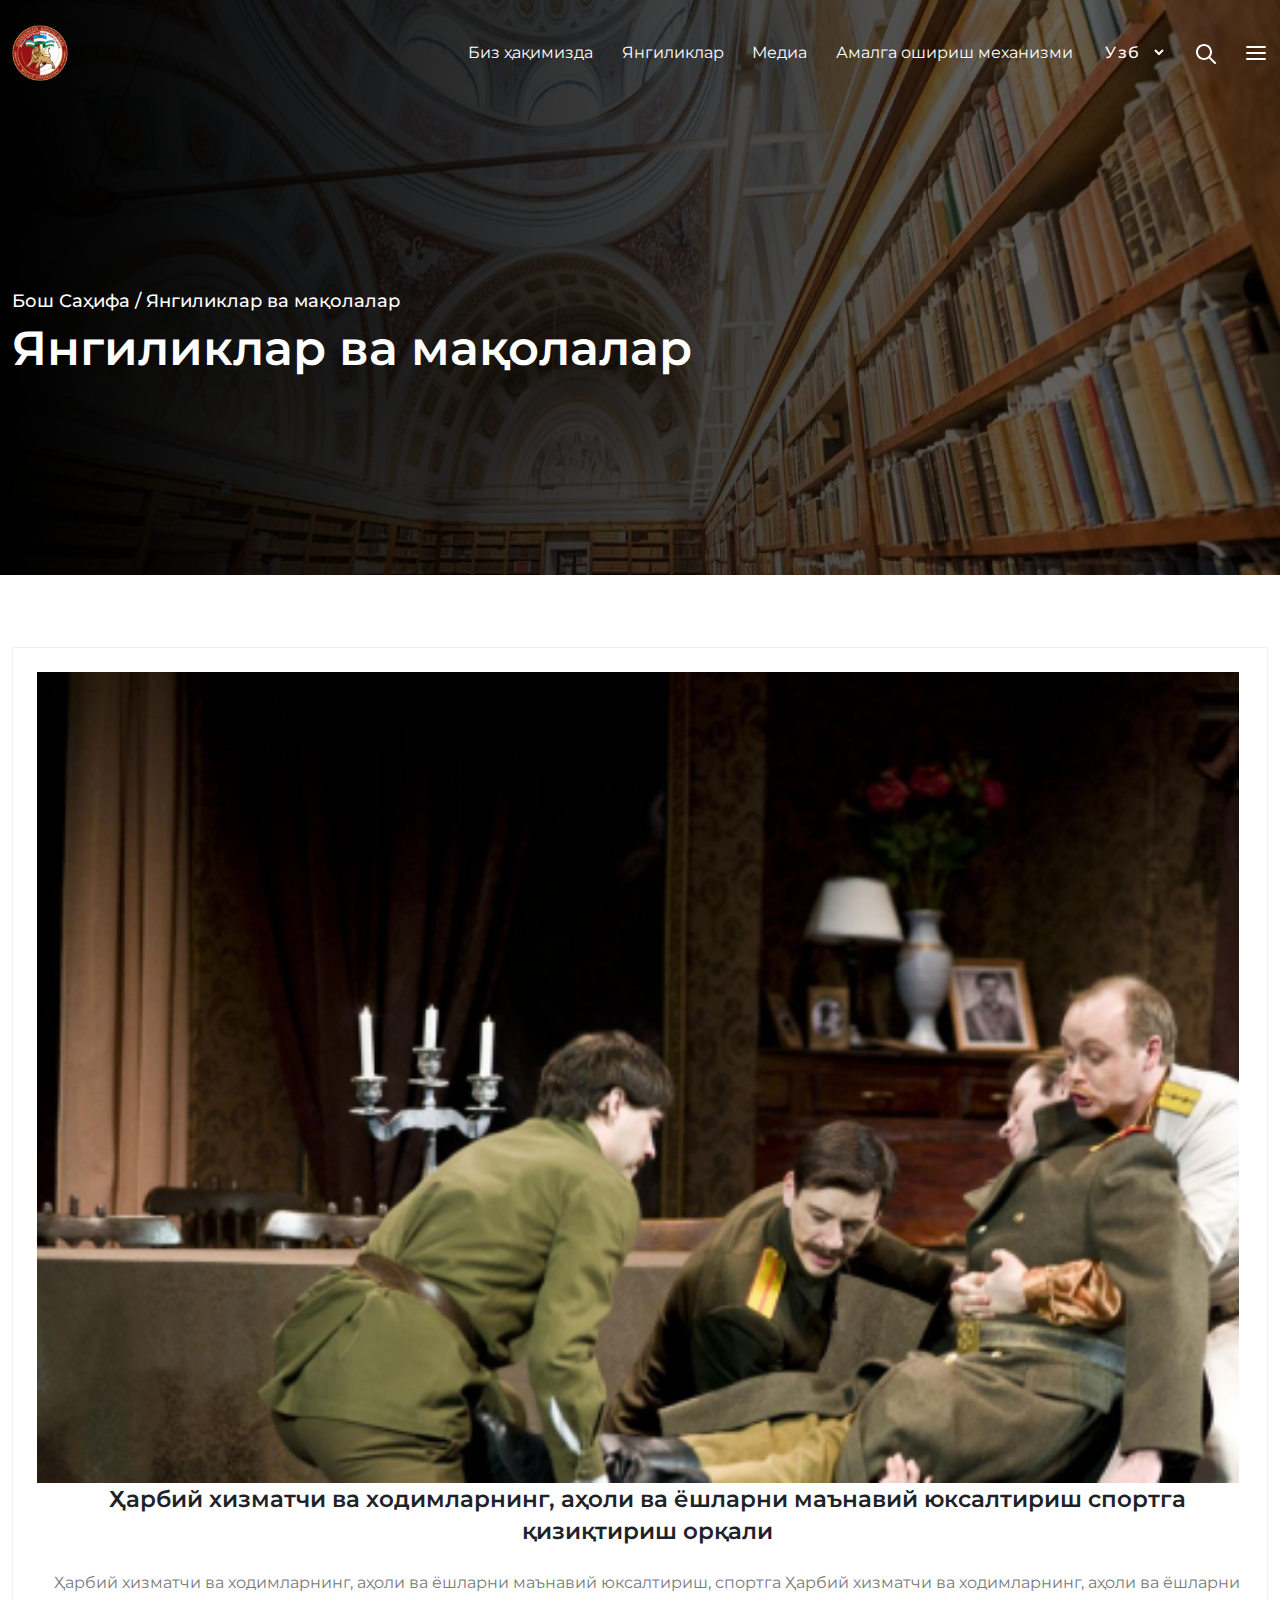
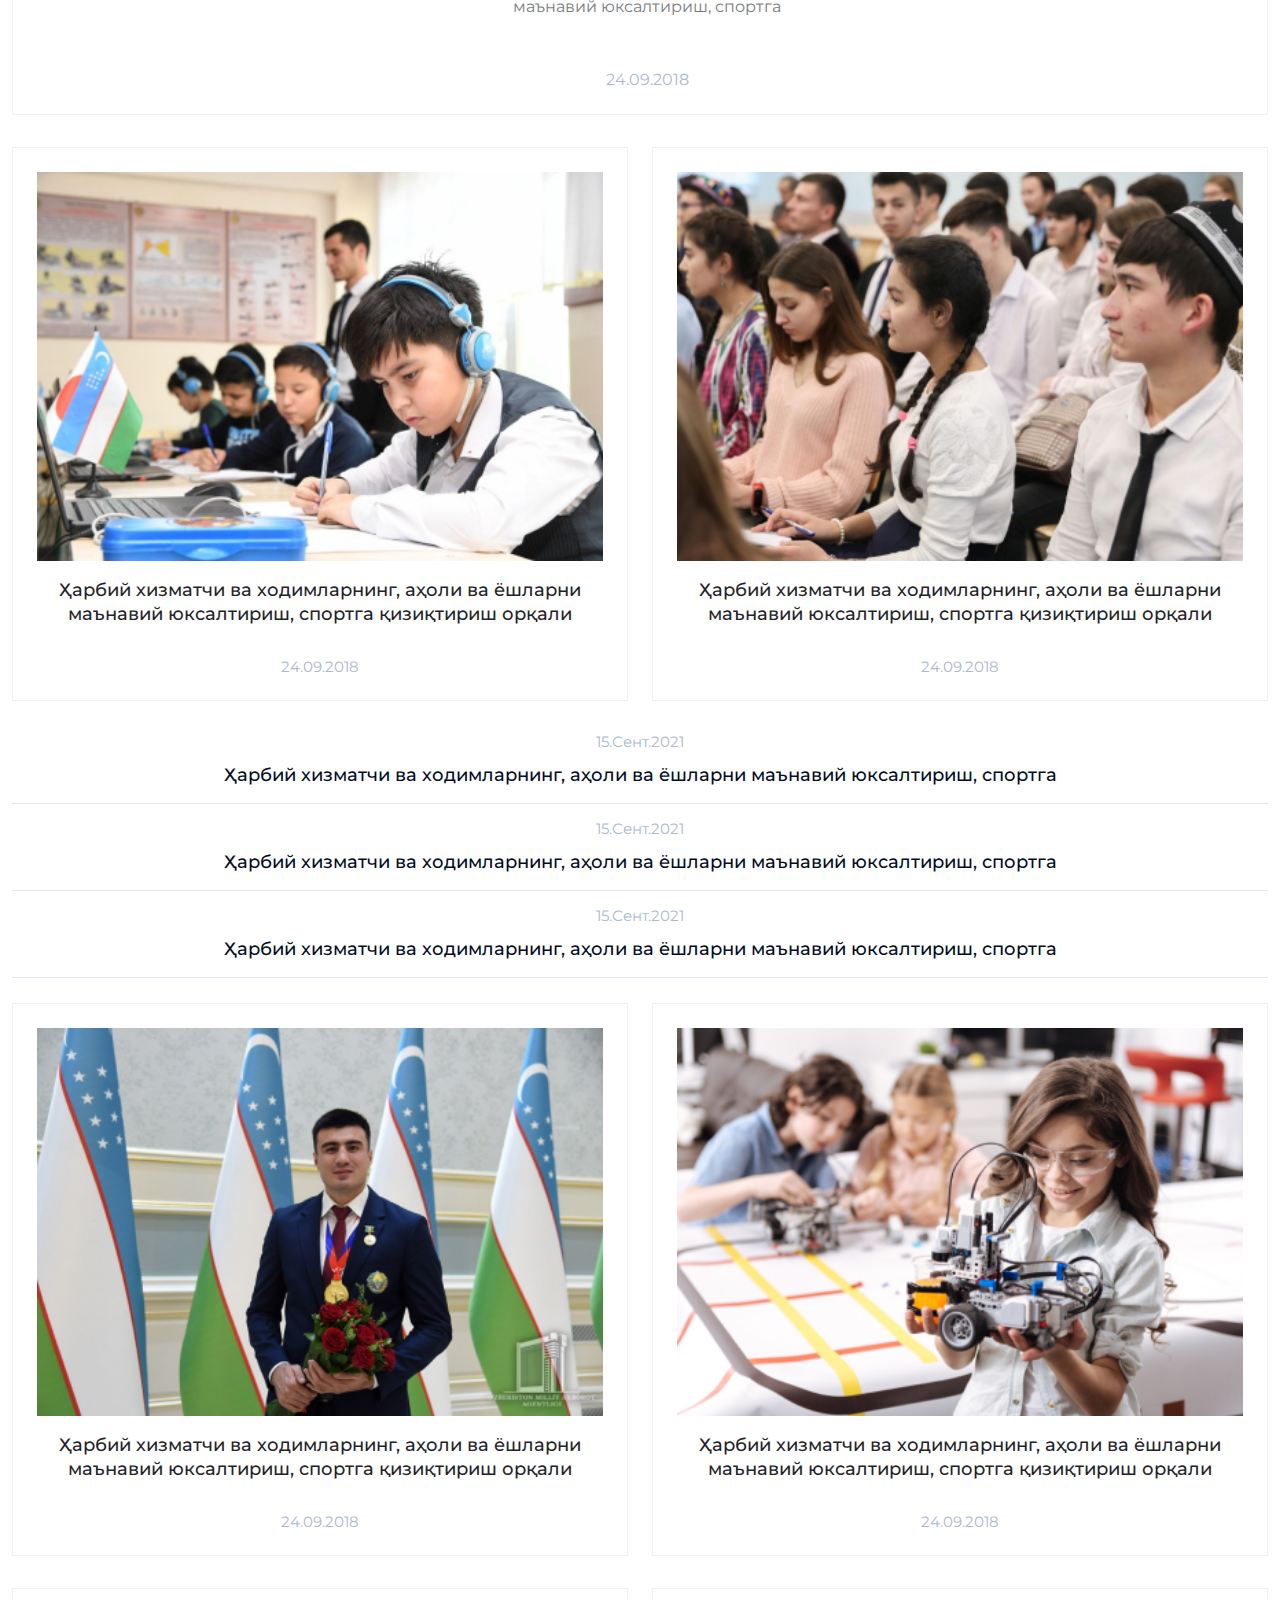
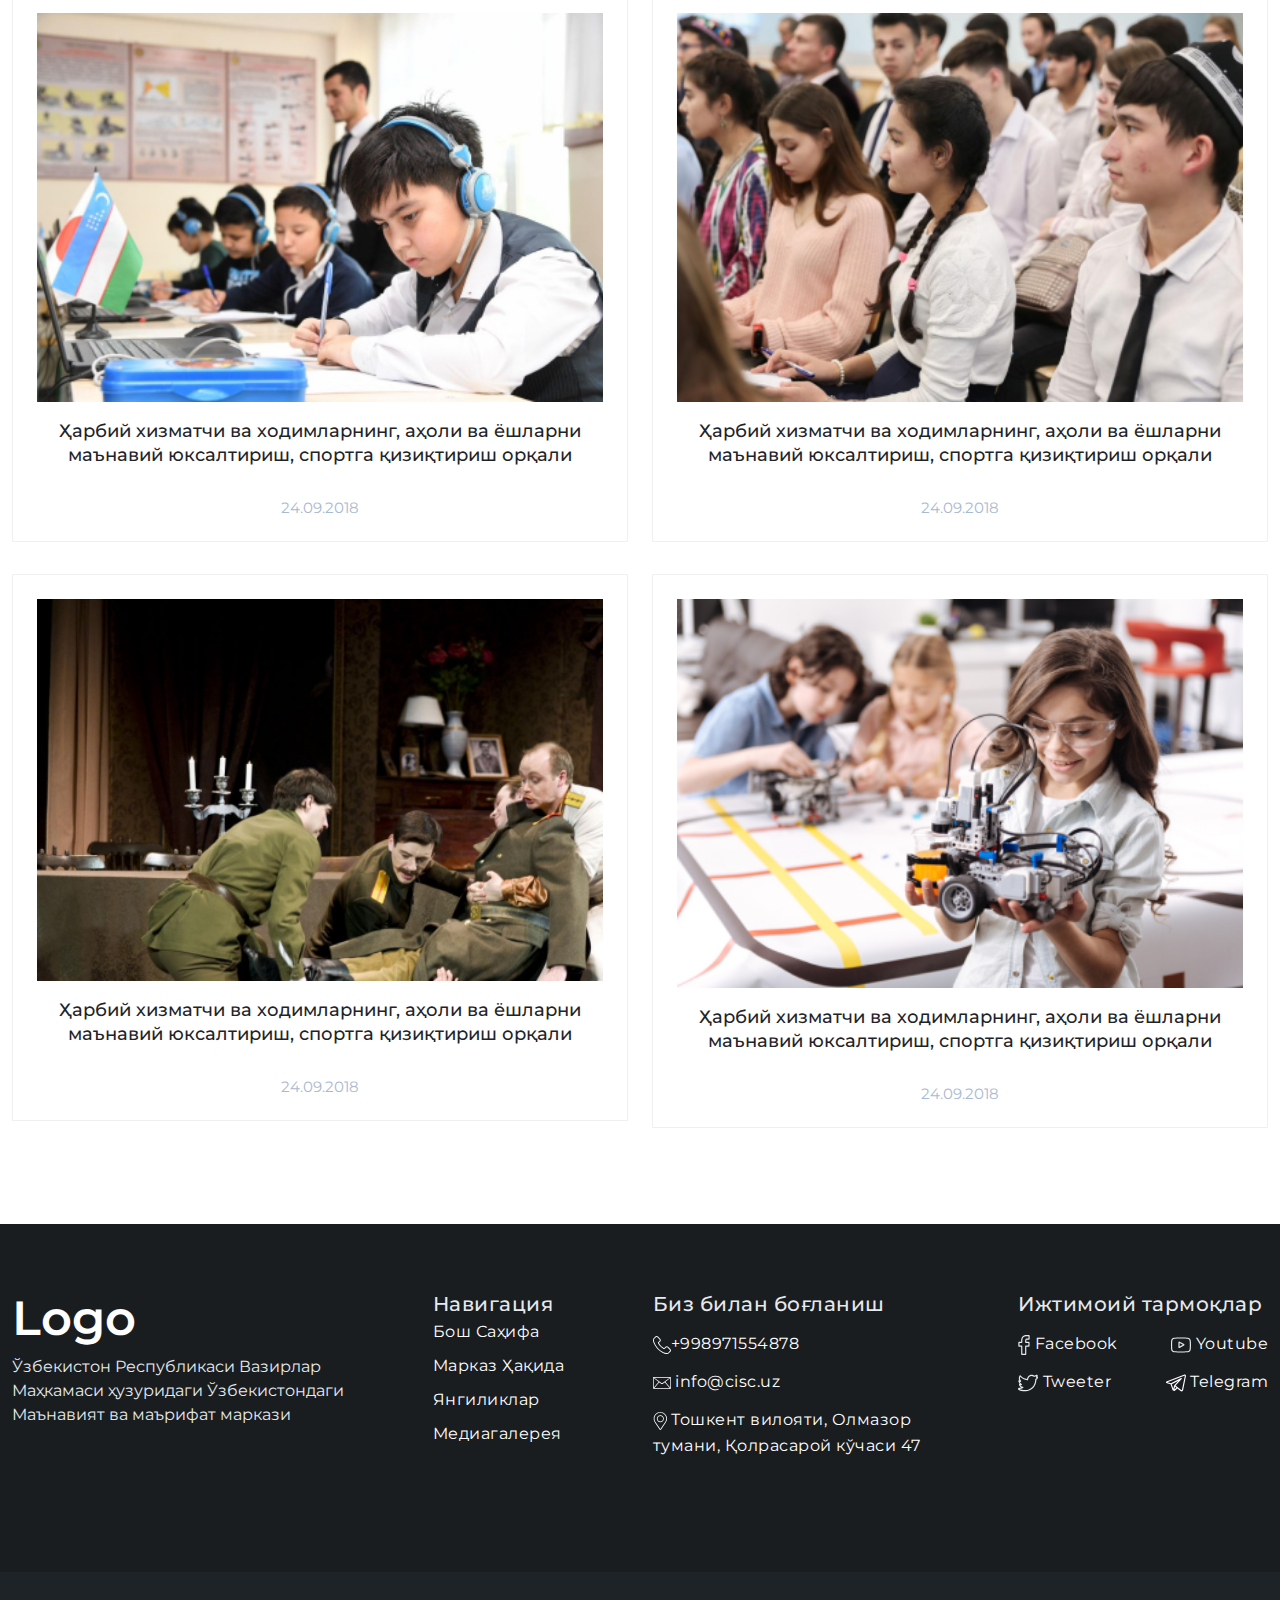
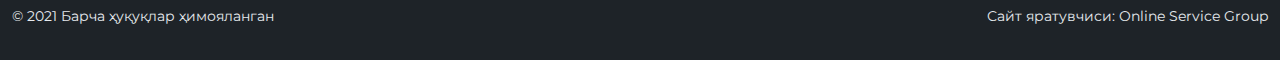
<file: Markaz/index.html>
<!DOCTYPE html>
<html lang="en">

<head>
    <link rel="icon" href="./assets/icons/ico.ico">
    <meta charset="UTF-8">
    <meta http-equiv="X-UA-Compatible" content="IE=edge">
    <meta name="viewport" content="width=device-width, initial-scale=1.0">
    <title>Markaz</title>
    <link rel="stylesheet" href="./css/bootstrap.css">
    <link rel="stylesheet" href="./css/main.css">
    <link href="https://fonts.googleapis.com/css?family=Montserrat:100,200,300,regular,500,600,700,800,900,100italic,200italic,300italic,italic,500italic,600italic,700italic,800italic,900italic" rel="stylesheet" />
    <link rel="stylesheet" href="./css/media.css">
</head>

<body>

    <div class="wrapper">
        <header class="header">
            <div class="container">
                <nav class="navbar">
                    <a href="./index.html"><img src="./assets/icons/image.svg" alt="Logo" class="navbar_logo"></a>
                    <ul class="item">
                        <li class="item_text">
                            <a href="../Markaz4/index.html" class="item_link">Биз ҳақимизда</a>
                        </li>
                        <li class="item_text">
                            <a href="../Markaz/index.html" class="item_link">Янгиликлар</a>
                        </li>
                        <li class="item_text">
                            <a href="../Markaz3/index.html" class="item_link">Медиа</a>
                        </li>
                        <li class="item_text">
                            <a href="../Markaz5/index.html" class="item_link">Амалга ошириш механизми</a>
                        </li>
                        <li class="item_text">
                            <select class="navbar-select" name="Язык">
                                <option class="option" value="Узб">Узб</option>
                                <option class="option" value="Ру">Ру</option>
                                <option class="option" value="Англ">Англ</option>
                            </select>
                        </li>
                        <li class="item_text_img">
                            <a href="" class="item_link"><img src="./assets/icons/poisk.svg" alt="poisk" class="item_img"></a>
                        </li>
                        <li class="item_text_img">
                            <a href="" class="item_link"><img src="./assets/icons/palki.svg" alt="palki" class="item_img"></a>
                        </li>
                        <li class="item_text_imgs">
                            <label>
                                <img src="./assets/icons/palki.svg" alt="palki" class="item_imgs">
                        <input type="checkbox" class="check">
                        <div class="medianav">
                            <ul class="item_ul">
                                <li class="item_li">
                                    <a href="../Markaz4/index.html" class="item_a">Биз ҳақимизда</a>
                                </li>
                                <li class="item_li">
                                    <a href="../Markaz/index.html" class="item_a">Янгиликлар</a>
                                </li>
                                <li class="item_li">
                                    <a href="../Markaz3/index.html" class="item_a">Медиа</a>
                                </li>
                                <li class="item_li">
                                    <a href="../Markaz5/index.html" class="item_a">Амалга ошириш механизми</a>
                                </li>
                                <li class="item_li">
                                    <select class="navbar-select" name="Язык">
                                        <option class="option" value="Узб">Узб</option>
                                        <option class="option" value="Ру">Ру</option>
                                        <option class="option" value="Англ">Англ</option>
                                    </select>

                            </ul>
                        </div>
                        
                            </label>
                        </li>
                    </ul>
                </nav>
                <section class="header_one">
                    <p class="header_one_text">Бош Саҳифа / Янгиликлар ва мақолалар</p>
                    <h1 class="header_one_title">Янгиликлар ва мақолалар</h1>
                </section>
            </div>
        </header>
        <main class="main">
            <section class="one">
                <div class="container">
                    <div class="box_pc">
                        <div class="row">
                            <div class="col-8">
                                <div class="row">
                                    <div class="col-12">
                                        <div class="big_box_pc">
                                            <img class="big_box_img" src="./assets/images/photoone.png" alt="">
                                            <div class="bigbox_textbox">
                                                <h1 class="text_box_title">Ҳарбий хизматчи ва ходимларнинг, аҳоли ва ёшларни маънавий юксалтириш спортга қизиқтириш орқали </h1>
                                                <p class="text_box_inf">Ҳарбий хизматчи ва ходимларнинг, аҳоли ва ёшларни маънавий юксалтириш, спортга Ҳарбий хизматчи ва ходимларнинг, аҳоли ва ёшларни маънавий юксалтириш, спортга
                                                </p>
                                                <p class="data">24.09.2018</p>
                                            </div>
                                        </div>
                                    </div>
                                    <div class="col-6">
                                        <div class="one_box">
                                            <img class="one_box_img" src="./assets/images/phototwo.png" alt="">
                                            <h1 class="one_box_title">Ҳарбий хизматчи ва ходимларнинг, аҳоли ва ёшларни маънавий юксалтириш, спортга қизиқтириш орқали </h1>
                                            <p class="one_box_data">24.09.2018</p>
                                        </div>
                                    </div>
                                    <div class="col-6">
                                        <div class="one_box">
                                            <img class="one_box_img" src="./assets/images/photothree.png" alt="">
                                            <h1 class="one_box_title">Ҳарбий хизматчи ва ходимларнинг, аҳоли ва ёшларни маънавий юксалтириш, спортга қизиқтириш орқали </h1>
                                            <p class="one_box_data">24.09.2018</p>
                                        </div>
                                    </div>
                                </div>
                            </div>
                            <div class="col-4">
                                <div class="row">
                                    <div class="col-12">
                                        <div class="box_full_text">
                                            <p class="box_full_text_data">15.Сент.2021</p>
                                            <a class="link_box_text" href="../Markaz2/index.html">Ҳарбий хизматчи ва ходимларнинг, аҳоли ва ёшларни маънавий юксалтириш,
                                                    спортга</a>
                                        </div>
                                    </div>
                                    <div class="col-12">
                                        <div class="box_full_text">
                                            <p class="box_full_text_data">15.Сент.2021</p>
                                            <a class="link_box_text" href="../Markaz2/index.html">Ҳарбий хизматчи ва ходимларнинг, аҳоли ва ёшларни маънавий юксалтириш,
                                                    спортга</a>
                                        </div>
                                    </div>
                                    <div class="col-12">
                                        <div class="box_full_text">
                                            <p class="box_full_text_data">15.Сент.2021</p>
                                            <a class="link_box_text" href="../Markaz2/index.html">Ҳарбий хизматчи ва ходимларнинг, аҳоли ва ёшларни маънавий юксалтириш,
                                                    спортга</a>
                                        </div>
                                    </div>
                                    <div class="col-12">
                                        <div class="box_full_text">
                                            <p class="box_full_text_data">15.Сент.2021</p>
                                            <a class="link_box_text" href="../Markaz2/index.html">Ҳарбий хизматчи ва ходимларнинг, аҳоли ва ёшларни маънавий юксалтириш,
                                                    спортга</a>
                                        </div>
                                    </div>
                                    <div class="col-12">
                                        <div class="box_full_text">
                                            <p class="box_full_text_data">15.Сент.2021</p>
                                            <a class="link_box_text" href="../Markaz2/index.html">Ҳарбий хизматчи ва ходимларнинг, аҳоли ва ёшларни маънавий юксалтириш,
                                                    спортга</a>
                                        </div>
                                    </div>
                                    <div class="col-12">
                                        <div class="box_full_text">
                                            <p class="box_full_text_data">15.Сент.2021</p>
                                            <a class="link_box_text" href="../Markaz2/index.html">Ҳарбий хизматчи ва ходимларнинг, аҳоли ва ёшларни маънавий юксалтириш,
                                                    спортга</a>
                                        </div>
                                    </div>
                                    <div class="col-12">
                                        <div class="box_full_text">
                                            <p class="box_full_text_data">15.Сент.2021</p>
                                            <a class="link_box_text" href="../Markaz2/index.html">Ҳарбий хизматчи ва ходимларнинг, аҳоли ва ёшларни маънавий юксалтириш,
                                                    спортга</a>
                                        </div>
                                    </div>
                                    <div class="col-12">
                                        <div class="box_full_text">
                                            <p class="box_full_text_data">15.Сент.2021</p>
                                            <a class="link_box_text" href="../Markaz2/index.html">Ҳарбий хизматчи ва ходимларнинг, аҳоли ва ёшларни маънавий юксалтириш,
                                                    спортга</a>
                                        </div>
                                    </div>
                                </div>
                            </div>
                        </div>
                    </div>
                    <div class="box_planshet">
                        <div class="row">
                            <div class="col-12">
                                <div class="row">
                                    <div class="col-12">
                                        <div class="big_box">
                                            <img class="big_box_img" src="./assets/images/photoone.png" alt="">
                                            <div class="bigbox_textbox">
                                                <h1 class="text_box_title">Ҳарбий хизматчи ва ходимларнинг, аҳоли ва ёшларни маънавий юксалтириш спортга қизиқтириш орқали </h1>
                                                <p class="text_box_inf">Ҳарбий хизматчи ва ходимларнинг, аҳоли ва ёшларни маънавий юксалтириш, спортга Ҳарбий хизматчи ва ходимларнинг, аҳоли ва ёшларни маънавий юксалтириш, спортга
                                                </p>
                                                <p class="data">24.09.2018</p>
                                            </div>
                                        </div>
                                    </div>
                                    <div class="col-6">
                                        <div class="one_box">
                                            <img class="one_box_img" src="./assets/images/phototwo.png" alt="">
                                            <h1 class="one_box_title">Ҳарбий хизматчи ва ходимларнинг, аҳоли ва ёшларни маънавий юксалтириш, спортга қизиқтириш орқали </h1>
                                            <p class="one_box_data">24.09.2018</p>
                                        </div>
                                    </div>
                                    <div class="col-6">
                                        <div class="one_box">
                                            <img class="one_box_img" src="./assets/images/photothree.png" alt="">
                                            <h1 class="one_box_title">Ҳарбий хизматчи ва ходимларнинг, аҳоли ва ёшларни маънавий юксалтириш, спортга қизиқтириш орқали </h1>
                                            <p class="one_box_data">24.09.2018</p>
                                        </div>
                                    </div>
                                </div>
                            </div>
                            <div class="col-12">
                                <div class="row">
                                    <div class="col-12">
                                        <div class="box_full_text">
                                            <p class="box_full_text_data">15.Сент.2021</p>
                                            <a class="link_box_text" href="#">Ҳарбий хизматчи ва ходимларнинг, аҳоли ва ёшларни маънавий юксалтириш,
                                                    спортга</a>
                                        </div>
                                    </div>
                                    <div class="col-12">
                                        <div class="box_full_text">
                                            <p class="box_full_text_data">15.Сент.2021</p>
                                            <a class="link_box_text" href="#">Ҳарбий хизматчи ва ходимларнинг, аҳоли ва ёшларни маънавий юксалтириш,
                                                    спортга</a>
                                        </div>
                                    </div>
                                    <div class="col-12">
                                        <div class="box_full_text">
                                            <p class="box_full_text_data">15.Сент.2021</p>
                                            <a class="link_box_text" href="#">Ҳарбий хизматчи ва ходимларнинг, аҳоли ва ёшларни маънавий юксалтириш,
                                                    спортга</a>
                                        </div>
                                    </div>

                                </div>
                            </div>
                        </div>
                    </div>
                    <div class="box_phone">
                        <div class="row">
                            <div class="col-12">
                                <div class="row">
                                    <div class="col-12">
                                        <div class="big_box">
                                            <img class="big_box_img" src="./assets/images/photoone.png" alt="">
                                            <div class="bigbox_textbox">
                                                <h1 class="text_box_title">Ҳарбий хизматчи ва ходимларнинг, аҳоли ва ёшларни маънавий юксалтириш спортга қизиқтириш орқали </h1>
                                                <p class="text_box_inf">Ҳарбий хизматчи ва ходимларнинг, аҳоли ва ёшларни маънавий юксалтириш, спортга Ҳарбий хизматчи ва ходимларнинг, аҳоли ва ёшларни маънавий юксалтириш, спортга
                                                </p>
                                                <p class="data">24.09.2018</p>
                                            </div>
                                        </div>
                                    </div>
                                    <div class="col-12">
                                        <div class="one_box">
                                            <img class="one_box_img" src="./assets/images/phototwo.png" alt="">
                                            <h1 class="one_box_title">Ҳарбий хизматчи ва ходимларнинг, аҳоли ва ёшларни маънавий юксалтириш, спортга қизиқтириш орқали </h1>
                                            <p class="one_box_data">24.09.2018</p>
                                        </div>
                                    </div>
                                    <div class="col-12">
                                        <div class="one_box">
                                            <img class="one_box_img" src="./assets/images/photothree.png" alt="">
                                            <h1 class="one_box_title">Ҳарбий хизматчи ва ходимларнинг, аҳоли ва ёшларни маънавий юксалтириш, спортга қизиқтириш орқали </h1>
                                            <p class="one_box_data">24.09.2018</p>
                                        </div>
                                    </div>
                                </div>
                            </div>
                        </div>
                    </div>
            </section>
            <section class="two">
                <div class="container">
                    <div class="box_pc">
                        <div class="row">
                            <div class="col-4">
                                <div class="one_box">
                                    <img class="one_box_img" src="./assets/images/photofour.png" alt="">
                                    <h1 class="one_box_title">Ҳарбий хизматчи ва ходимларнинг, аҳоли ва ёшларни маънавий юксалтириш, спортга қизиқтириш орқали </h1>
                                    <p class="one_box_data">24.09.2018</p>
                                </div>
                            </div>
                            <div class="col-4">
                                <div class="one_box">
                                    <img class="one_box_img" src="./assets/images/photofive.png" alt="">
                                    <h1 class="one_box_title">Ҳарбий хизматчи ва ходимларнинг, аҳоли ва ёшларни маънавий юксалтириш, спортга қизиқтириш орқали </h1>
                                    <p class="one_box_data">24.09.2018</p>
                                </div>
                            </div>
                            <div class="col-4">
                                <div class="one_box">
                                    <img class="one_box_img" src="./assets/images/phototwo.png" alt="">
                                    <h1 class="one_box_title">Ҳарбий хизматчи ва ходимларнинг, аҳоли ва ёшларни маънавий юксалтириш, спортга қизиқтириш орқали </h1>
                                    <p class="one_box_data">24.09.2018</p>
                                </div>
                            </div>
                            <div class="col-4">
                                <div class="one_box">
                                    <img class="one_box_img" src="./assets/images/photothree.png" alt="">
                                    <h1 class="one_box_title">Ҳарбий хизматчи ва ходимларнинг, аҳоли ва ёшларни маънавий юксалтириш, спортга қизиқтириш орқали </h1>
                                    <p class="one_box_data">24.09.2018</p>
                                </div>
                            </div>
                            <div class="col-4">
                                <div class="one_box">
                                    <img class="one_box_img" src="./assets/images/photoone.png" alt="">
                                    <h1 class="one_box_title">Ҳарбий хизматчи ва ходимларнинг, аҳоли ва ёшларни маънавий юксалтириш, спортга қизиқтириш орқали </h1>
                                    <p class="one_box_data">24.09.2018</p>
                                </div>
                            </div>
                            <div class="col-4">
                                <div class="one_box">
                                    <img class="one_box_img" src="./assets/images/photofive.png" alt="">
                                    <h1 class="one_box_title">Ҳарбий хизматчи ва ходимларнинг, аҳоли ва ёшларни маънавий юксалтириш, спортга қизиқтириш орқали </h1>
                                    <p class="one_box_data">24.09.2018</p>
                                </div>
                            </div>

                        </div>
                    </div>
                    <div class="box_planshet">
                        <div class="row">
                            <div class="col-6">
                                <div class="one_box">
                                    <img class="one_box_img" src="./assets/images/photofour.png" alt="">
                                    <h1 class="one_box_title">Ҳарбий хизматчи ва ходимларнинг, аҳоли ва ёшларни маънавий юксалтириш, спортга қизиқтириш орқали </h1>
                                    <p class="one_box_data">24.09.2018</p>
                                </div>
                            </div>
                            <div class="col-6">
                                <div class="one_box">
                                    <img class="one_box_img" src="./assets/images/photofive.png" alt="">
                                    <h1 class="one_box_title">Ҳарбий хизматчи ва ходимларнинг, аҳоли ва ёшларни маънавий юксалтириш, спортга қизиқтириш орқали </h1>
                                    <p class="one_box_data">24.09.2018</p>
                                </div>
                            </div>
                            <div class="col-6">
                                <div class="one_box">
                                    <img class="one_box_img" src="./assets/images/phototwo.png" alt="">
                                    <h1 class="one_box_title">Ҳарбий хизматчи ва ходимларнинг, аҳоли ва ёшларни маънавий юксалтириш, спортга қизиқтириш орқали </h1>
                                    <p class="one_box_data">24.09.2018</p>
                                </div>
                            </div>
                            <div class="col-6">
                                <div class="one_box">
                                    <img class="one_box_img" src="./assets/images/photothree.png" alt="">
                                    <h1 class="one_box_title">Ҳарбий хизматчи ва ходимларнинг, аҳоли ва ёшларни маънавий юксалтириш, спортга қизиқтириш орқали </h1>
                                    <p class="one_box_data">24.09.2018</p>
                                </div>
                            </div>
                            <div class="col-6">
                                <div class="one_box">
                                    <img class="one_box_img" src="./assets/images/photoone.png" alt="">
                                    <h1 class="one_box_title">Ҳарбий хизматчи ва ходимларнинг, аҳоли ва ёшларни маънавий юксалтириш, спортга қизиқтириш орқали </h1>
                                    <p class="one_box_data">24.09.2018</p>
                                </div>
                            </div>
                            <div class="col-6">
                                <div class="one_box">
                                    <img class="one_box_img" src="./assets/images/photofive.png" alt="">
                                    <h1 class="one_box_title">Ҳарбий хизматчи ва ходимларнинг, аҳоли ва ёшларни маънавий юксалтириш, спортга қизиқтириш орқали </h1>
                                    <p class="one_box_data">24.09.2018</p>
                                </div>
                            </div>

                        </div>
                    </div>
                    <div class="box_phone">
                        <div class="row">
                            <div class="col-12">
                                <div class="one_box">
                                    <img class="one_box_img" src="./assets/images/photofour.png" alt="">
                                    <h1 class="one_box_title">Ҳарбий хизматчи ва ходимларнинг, аҳоли ва ёшларни маънавий юксалтириш, спортга қизиқтириш орқали </h1>
                                    <p class="one_box_data">24.09.2018</p>
                                </div>
                            </div>
                            <div class="col-12">
                                <div class="one_box">
                                    <img class="one_box_img" src="./assets/images/photofive.png" alt="">
                                    <h1 class="one_box_title">Ҳарбий хизматчи ва ходимларнинг, аҳоли ва ёшларни маънавий юксалтириш, спортга қизиқтириш орқали </h1>
                                    <p class="one_box_data">24.09.2018</p>
                                </div>
                            </div>
                            <div class="col-12">
                                <div class="one_box">
                                    <img class="one_box_img" src="./assets/images/phototwo.png" alt="">
                                    <h1 class="one_box_title">Ҳарбий хизматчи ва ходимларнинг, аҳоли ва ёшларни маънавий юксалтириш, спортга қизиқтириш орқали </h1>
                                    <p class="one_box_data">24.09.2018</p>
                                </div>
                            </div>
                            <div class="col-12">
                                <div class="one_box">
                                    <img class="one_box_img" src="./assets/images/photothree.png" alt="">
                                    <h1 class="one_box_title">Ҳарбий хизматчи ва ходимларнинг, аҳоли ва ёшларни маънавий юксалтириш, спортга қизиқтириш орқали </h1>
                                    <p class="one_box_data">24.09.2018</p>
                                </div>
                            </div>
                            <div class="col-12">
                                <div class="one_box">
                                    <img class="one_box_img" src="./assets/images/photoone.png" alt="">
                                    <h1 class="one_box_title">Ҳарбий хизматчи ва ходимларнинг, аҳоли ва ёшларни маънавий юксалтириш, спортга қизиқтириш орқали </h1>
                                    <p class="one_box_data">24.09.2018</p>
                                </div>
                            </div>
                            <div class="col-12">
                                <div class="one_box">
                                    <img class="one_box_img" src="./assets/images/photofive.png" alt="">
                                    <h1 class="one_box_title">Ҳарбий хизматчи ва ходимларнинг, аҳоли ва ёшларни маънавий юксалтириш, спортга қизиқтириш орқали </h1>
                                    <p class="one_box_data">24.09.2018</p>
                                </div>
                            </div>

                        </div>
                    </div>
                </div>
            </section>
        </main>
        <footer class="footer">
            <div class="container">
                <div class="bigboxfooter">
                    <div class="footer_box">
                        <h1 class="footer_box_one">Logo</h1>
                        <h1 class="footer_box_two">Ўзбекистон Республикаси Вазирлар Маҳкамаси ҳузуридаги Ўзбекистондаги Маънавият ва маърифат маркази</h1>
                    </div>
                    <div class="footer_box">
                        <h1 class="footer_box_three">Навигация</h1>
                        <ul class="footer_box_list">
                            <li class="footer_box_list_text"><a href="#">Бош Саҳифа</a></li>
                            <li class="footer_box_list_text"><a href="#">Марказ Ҳақида</a></li>
                            <li class="footer_box_list_text"><a href="#">Янгиликлар</a></li>
                            <li class="footer_box_list_text"><a href="#">Медиагалерея</a></li>
                        </ul>
                    </div>
                    <div class="footer_box">
                        <h1 class="footer_box_three">Биз билан боғланиш</h1>
                        <div class="footer_box_three_box">
                            <a class="footer_link" href="tel:+998971554878"><span class="sicialMedia"><img src="./assets/icons/tel.svg" alt="tel" class="footer_box_three_box_img"></span>+998971554878</a>
                        </div>
                        <div class="footer_box_three_box">
                            <a class="footer_link" href="#"><span class="sicialMedia"><img src="./assets/icons/email.svg" alt="email" class="footer_box_three_box_img"></span> info@cisc.uz</a>
                        </div>

                        <div class="footer_box_three_box">
                            <a class="footer_link" href="#"><span class="sicialMedia"><img src="./assets/icons/gps.svg" alt="" class="footer_box_three_box_img"></span> Тошкент вилояти, Олмазор тумани, Қолрасарой кўчаси 47</a>
                        </div>
                    </div>
                    <div class="footer_box">
                        <h1 class="footer_box_three">Ижтимоий тармоқлар</h1>
                        <div class="icon_footer_box">
                            <a class="icon_footer_link" href="#"><span class="sicialMedia"><img src="./assets/icons/fb.svg" alt="fb"></span> Facebook</a>
                            <a class="icon_footer_link" href="#"><span class="sicialMedia"><img src="./assets/icons/yt.svg" alt="yt"></span> Youtube</a>
                        </div>
                        <div class="icon_footer_box">
                            <a class="icon_footer_link" href="#"><span class="sicialMedia"><img src="./assets/icons/tw.svg" alt="Tweeter"></span> Tweeter</a>
                            <a class="icon_footer_link" href="#"><span class="sicialMedia"><img src="./assets/icons/tg.svg" alt="tg"></span> Telegram</a>
                        </div>
                    </div>
                </div>

            </div>
            <div class="brightBlack">
                <div class="container">
                    <div class="brightBlack_box">
                        <h1 class="brightBlack_box_text">© 2021 Барча ҳуқуқлар ҳимояланган</h1>
                        <h1 class="brightBlack_box_text">Сайт яратувчиси: Online Service Group</h1>
                    </div>
                </div>
            </div>
        </footer>
        </div>







</body>

</html>
</file>
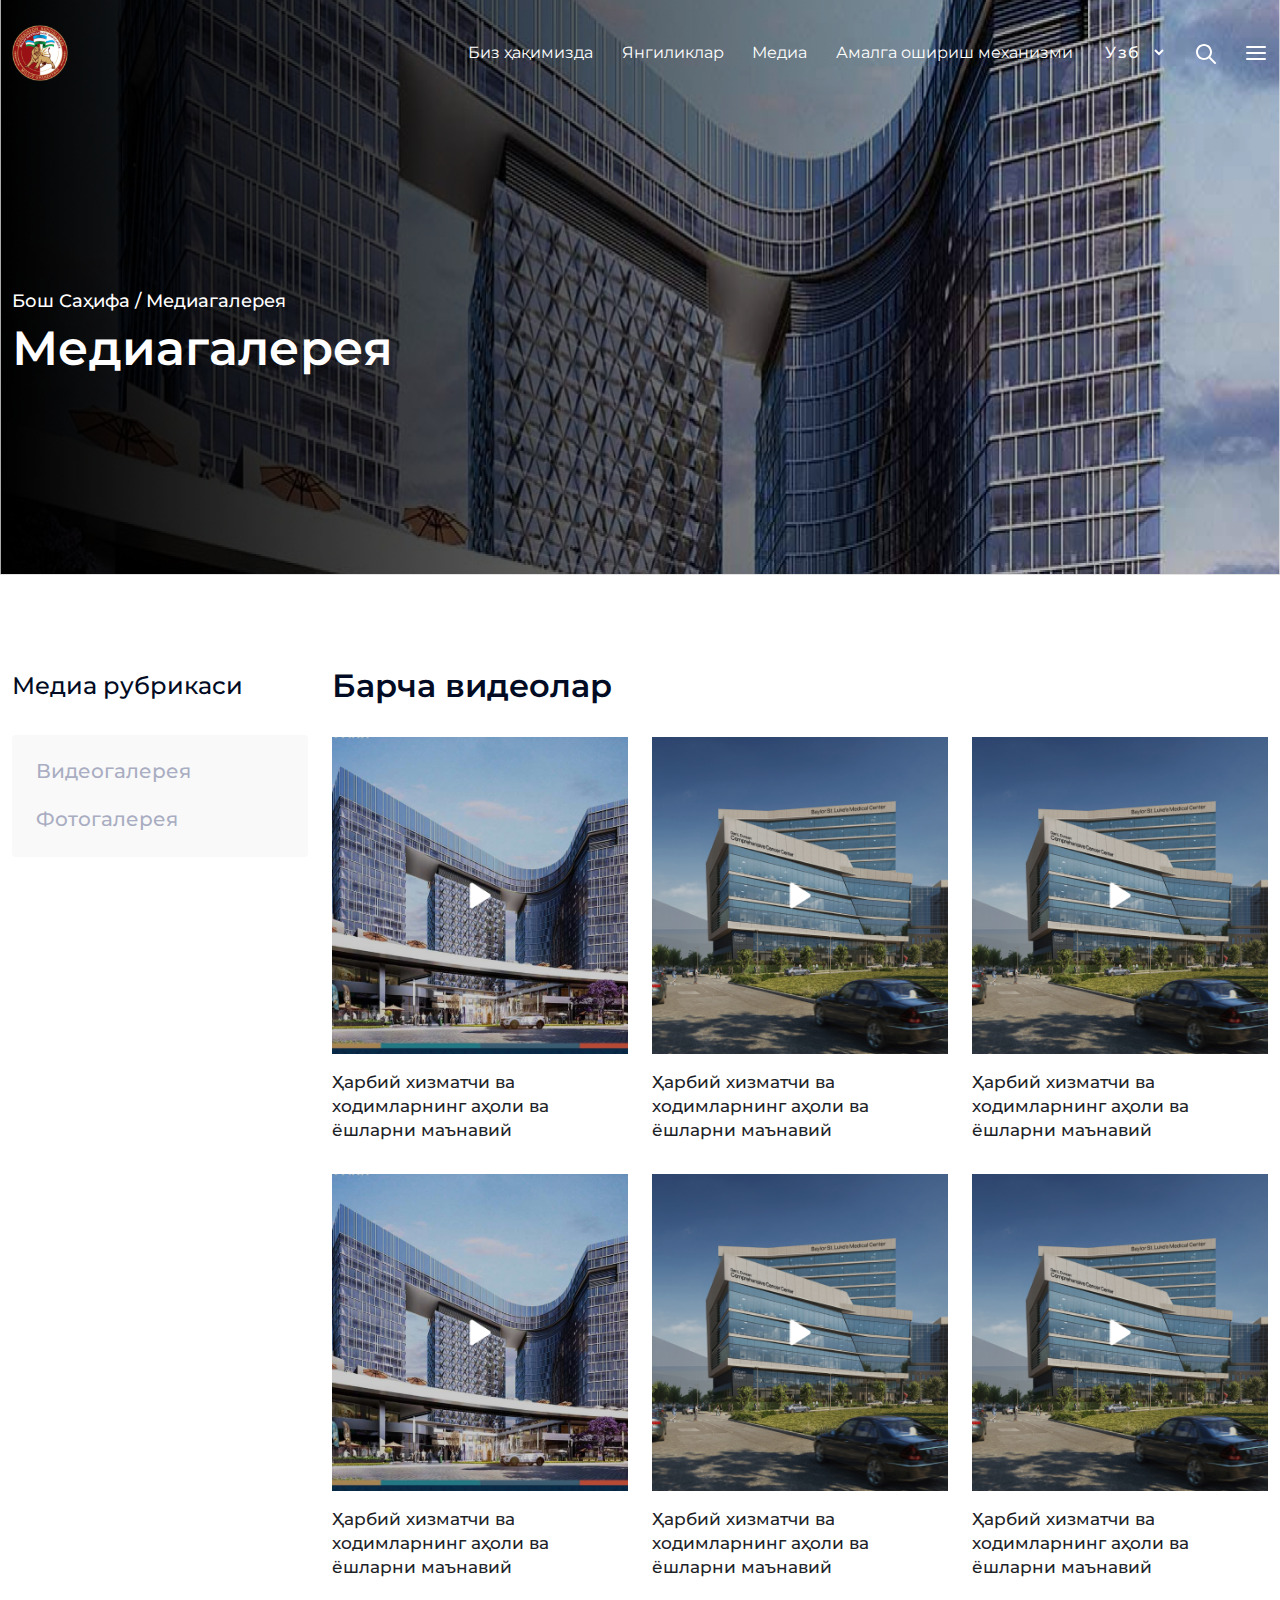
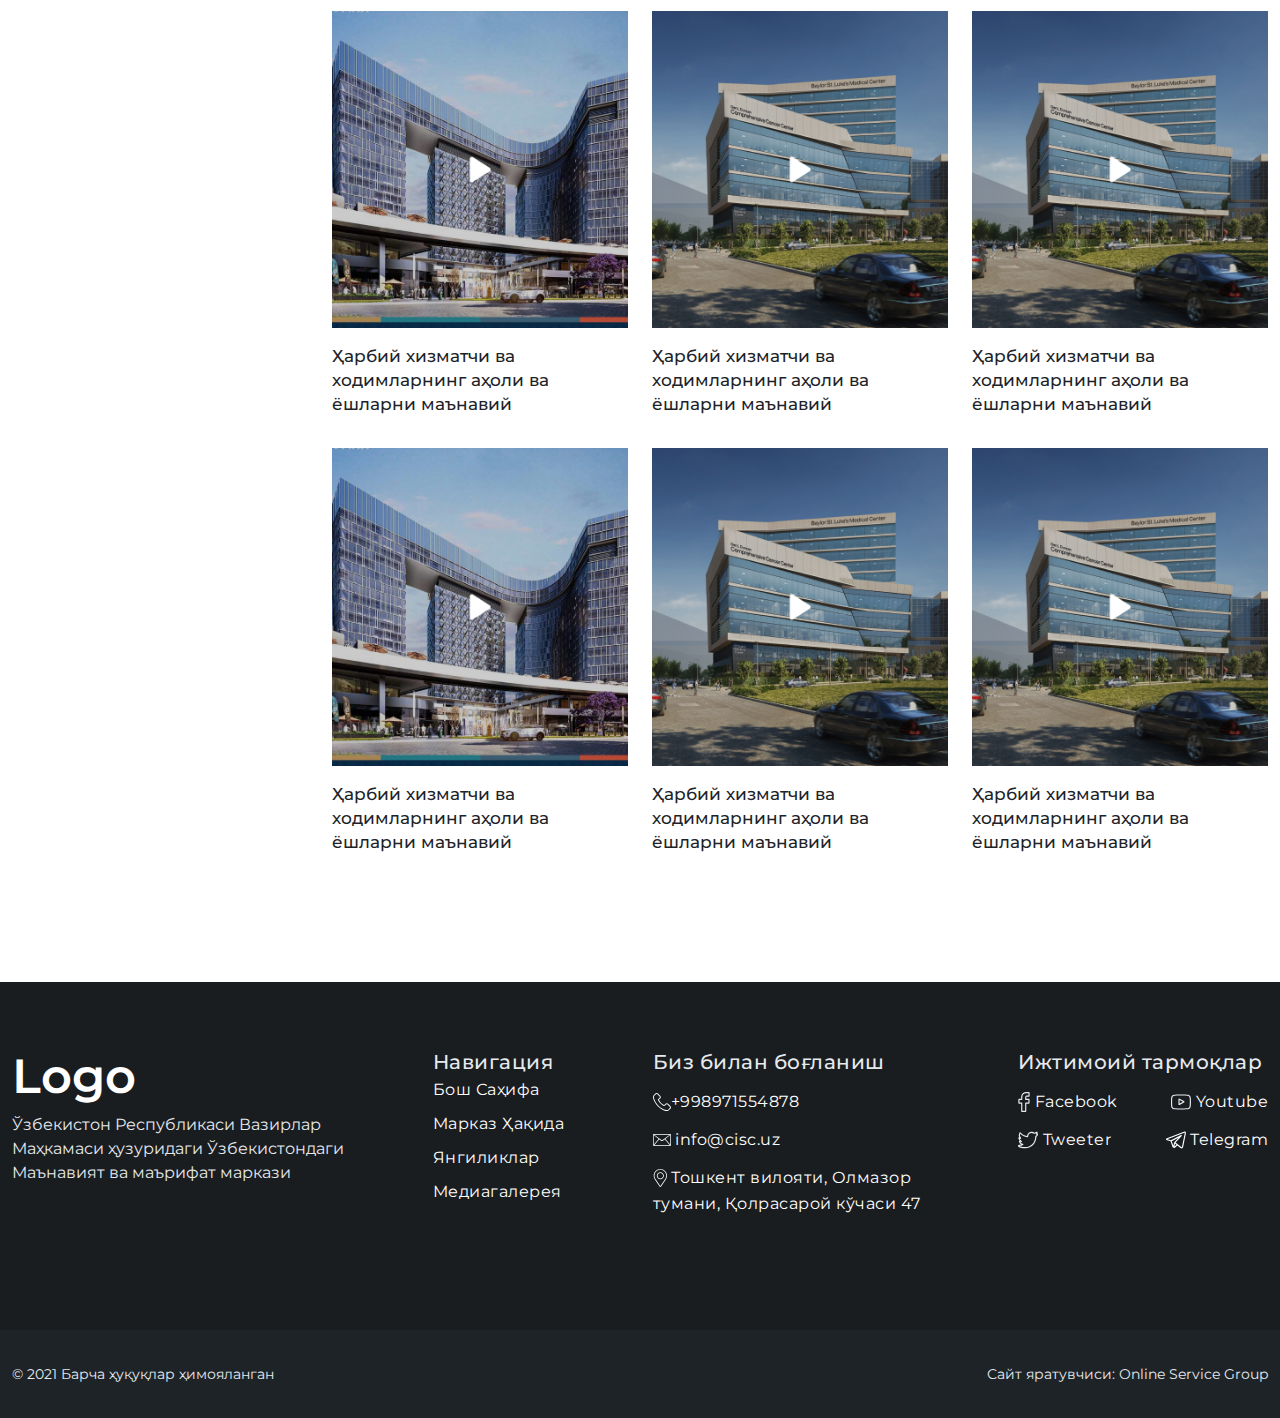
<file: Markaz3/index.html>
<!DOCTYPE html>
<html lang="en">

<head>
    <link rel="icon" href="./assets/icons/ico.ico">
    <meta charset="UTF-8">
    <meta http-equiv="X-UA-Compatible" content="IE=edge">
    <meta name="viewport" content="width=device-width, initial-scale=1.0">
    <title>Markaz</title>
    <link rel="stylesheet" href="./css/bootstrap.css">
    <link rel="stylesheet" href="./css/main.css">
    <link rel="stylesheet" href="./css/media.css">
    <link href="https://fonts.googleapis.com/css?family=Montserrat:100,200,300,regular,500,600,700,800,900,100italic,200italic,300italic,italic,500italic,600italic,700italic,800italic,900italic" rel="stylesheet" />
</head>

<body>

    <div class="wrapper">
        <header class="header">
            <div class="container">
                <nav class="navbar">
                    <a href="../index.html"><img src="./assets/icons/image.svg" alt="Logo" class="navbar_logo"></a>
                    <ul class="item">
                        <li class="item_text">
                            <a href="../Markaz4/index.html" class="item_link">Биз ҳақимизда</a>
                        </li>
                        <li class="item_text">
                            <a href="../Markaz/index.html" class="item_link">Янгиликлар</a>
                        </li>
                        <li class="item_text">
                            <a href="../Markaz3/index.html" class="item_link">Медиа</a>
                        </li>
                        <li class="item_text">
                            <a href="../Markaz5/index.html" class="item_link">Амалга ошириш механизми</a>
                        </li>
                        <li class="item_text">
                            <select class="navbar-select" name="Язык">
                                <option class="option" value="Узб">Узб</option>
                                <option class="option" value="Ру">Ру</option>
                                <option class="option" value="Англ">Англ</option>
                            </select>
                        </li>
                        <li class="item_text_img">
                            <a href="" class="item_link"><img src="./assets/icons/poisk.svg" alt="poisk" class="item_img"></a>
                        </li>
                        <li class="item_text_img">
                            <a href="" class="item_link"><img src="./assets/icons/palki.svg" alt="palki" class="item_img"></a>
                        </li>
                        <li class="item_text_imgs">
                            <label>
                                <img src="./assets/icons/palki.svg" alt="palki" class="item_imgs">
                        <input type="checkbox" class="check">
                        <div class="medianav">
                            <ul class="item_ul">
                                <li class="item_li">
                                    <a href="../Markaz4/index.html" class="item_a">Биз ҳақимизда</a>
                                </li>
                                <li class="item_li">
                                    <a href="../Markaz/index.html" class="item_a">Янгиликлар</a>
                                </li>
                                <li class="item_li">
                                    <a href="../Markaz3/index.html" class="item_a">Медиа</a>
                                </li>
                                <li class="item_li">
                                    <a href="../Markaz5/index.html" class="item_a">Амалга ошириш механизми</a>
                                </li>
                                <li class="item_li">
                                    <select class="navbar-select" name="Язык">
                                        <option class="option" value="Узб">Узб</option>
                                        <option class="option" value="Ру">Ру</option>
                                        <option class="option" value="Англ">Англ</option>
                                    </select>
    
                            </ul>
                        </div>
                        
                            </label>
                        </li>
                    </ul>
                </nav>
                <section class="header_one">
                    <p class="header_one_text">Бош Саҳифа / Медиагалерея</p>
                    <h1 class="header_one_title">Медиагалерея</h1>
                </section>
            </div>
        </header>
        <main class="main">
            <div class="container">
                <section class="one">
                    <div class="full">
                        <div class="row">
                            <div class="col-3">
                                <h1 class="title_menu_body">Медиа рубрикаси</h1>
                                <div class="box_menu_body">
                                    <a class="videogalerea" href="#">Видеогалерея</a>
                                    <a class="photogalerea" href="#">Фотогалерея</a>
                                </div>
                            </div>
                            <div class="col-9">
                                <h1 class="title_two">Барча видеолар</h1>
                                <div class="row">
                                    <div class="col-4">
                                        <div class="box_video">
                                            <img class="video_img" src="./assets/images/videoone.png" alt="video">
                                            <h1 class="video_title">Ҳарбий хизматчи ва ходимларнинг аҳоли ва ёшларни маънавий </h1>
                                        </div>
                                    </div>
                                    <div class="col-4">
                                        <div class="box_video">
                                            <img class="video_img" src="./assets/images/videotwo.png" alt="video">
                                            <h1 class="video_title">Ҳарбий хизматчи ва ходимларнинг аҳоли ва ёшларни маънавий </h1>
                                        </div>
                                    </div>
                                    <div class="col-4">
                                        <div class="box_video">
                                            <img class="video_img" src="./assets/images/videotwo.png" alt="video">
                                            <h1 class="video_title">Ҳарбий хизматчи ва ходимларнинг аҳоли ва ёшларни маънавий </h1>
                                        </div>
                                    </div>
                                    <div class="col-4">
                                        <div class="box_video">
                                            <img class="video_img" src="./assets/images/videoone.png" alt="video">
                                            <h1 class="video_title">Ҳарбий хизматчи ва ходимларнинг аҳоли ва ёшларни маънавий </h1>
                                        </div>
                                    </div>
                                    <div class="col-4">
                                        <div class="box_video">
                                            <img class="video_img" src="./assets/images/videotwo.png" alt="video">
                                            <h1 class="video_title">Ҳарбий хизматчи ва ходимларнинг аҳоли ва ёшларни маънавий </h1>
                                        </div>
                                    </div>
                                    <div class="col-4">
                                        <div class="box_video">
                                            <img class="video_img" src="./assets/images/videotwo.png" alt="video">
                                            <h1 class="video_title">Ҳарбий хизматчи ва ходимларнинг аҳоли ва ёшларни маънавий </h1>
                                        </div>
                                    </div>
                                    <div class="col-4">
                                        <div class="box_video">
                                            <img class="video_img" src="./assets/images/videoone.png" alt="video">
                                            <h1 class="video_title">Ҳарбий хизматчи ва ходимларнинг аҳоли ва ёшларни маънавий </h1>
                                        </div>
                                    </div>
                                    <div class="col-4">
                                        <div class="box_video">
                                            <img class="video_img" src="./assets/images/videotwo.png" alt="video">
                                            <h1 class="video_title">Ҳарбий хизматчи ва ходимларнинг аҳоли ва ёшларни маънавий </h1>
                                        </div>
                                    </div>
                                    <div class="col-4">
                                        <div class="box_video">
                                            <img class="video_img" src="./assets/images/videotwo.png" alt="video">
                                            <h1 class="video_title">Ҳарбий хизматчи ва ходимларнинг аҳоли ва ёшларни маънавий </h1>
                                        </div>
                                    </div>
                                    <div class="col-4">
                                        <div class="box_video">
                                            <img class="video_img" src="./assets/images/videoone.png" alt="video">
                                            <h1 class="video_title">Ҳарбий хизматчи ва ходимларнинг аҳоли ва ёшларни маънавий </h1>
                                        </div>
                                    </div>
                                    <div class="col-4">
                                        <div class="box_video">
                                            <img class="video_img" src="./assets/images/videotwo.png" alt="video">
                                            <h1 class="video_title">Ҳарбий хизматчи ва ходимларнинг аҳоли ва ёшларни маънавий </h1>
                                        </div>
                                    </div>
                                    <div class="col-4">
                                        <div class="box_video">
                                            <img class="video_img" src="./assets/images/videotwo.png" alt="video">
                                            <h1 class="video_title">Ҳарбий хизматчи ва ходимларнинг аҳоли ва ёшларни маънавий </h1>
                                        </div>
                                    </div>
                                </div>
                            </div>
                        </div>
                    </div>
                    <div class="planshet">
                        <div class="row">
                            <div class="col-12">
                                <h1 class="title_menu_body">Медиа рубрикаси</h1>
                                <div class="box_menu_body">
                                    <a class="videogalerea" href="#">Видеогалерея</a>
                                    <a class="photogalerea" href="#">Фотогалерея</a>
                                </div>
                            </div>
                            <div class="col-12">
                                <h1 class="title_two">Барча видеолар</h1>
                                <div class="row">
                                    <div class="col-4">
                                        <div class="box_video">
                                            <img class="video_img" src="./assets/images/videoone.png" alt="video">
                                            <h1 class="video_title">Ҳарбий хизматчи ва ходимларнинг аҳоли ва ёшларни маънавий </h1>
                                        </div>
                                    </div>
                                    <div class="col-4">
                                        <div class="box_video">
                                            <img class="video_img" src="./assets/images/videotwo.png" alt="video">
                                            <h1 class="video_title">Ҳарбий хизматчи ва ходимларнинг аҳоли ва ёшларни маънавий </h1>
                                        </div>
                                    </div>
                                    <div class="col-4">
                                        <div class="box_video">
                                            <img class="video_img" src="./assets/images/videotwo.png" alt="video">
                                            <h1 class="video_title">Ҳарбий хизматчи ва ходимларнинг аҳоли ва ёшларни маънавий </h1>
                                        </div>
                                    </div>
                                    <div class="col-4">
                                        <div class="box_video">
                                            <img class="video_img" src="./assets/images/videoone.png" alt="video">
                                            <h1 class="video_title">Ҳарбий хизматчи ва ходимларнинг аҳоли ва ёшларни маънавий </h1>
                                        </div>
                                    </div>
                                    <div class="col-4">
                                        <div class="box_video">
                                            <img class="video_img" src="./assets/images/videotwo.png" alt="video">
                                            <h1 class="video_title">Ҳарбий хизматчи ва ходимларнинг аҳоли ва ёшларни маънавий </h1>
                                        </div>
                                    </div>
                                    <div class="col-4">
                                        <div class="box_video">
                                            <img class="video_img" src="./assets/images/videotwo.png" alt="video">
                                            <h1 class="video_title">Ҳарбий хизматчи ва ходимларнинг аҳоли ва ёшларни маънавий </h1>
                                        </div>
                                    </div>
                                    <div class="col-4">
                                        <div class="box_video">
                                            <img class="video_img" src="./assets/images/videoone.png" alt="video">
                                            <h1 class="video_title">Ҳарбий хизматчи ва ходимларнинг аҳоли ва ёшларни маънавий </h1>
                                        </div>
                                    </div>
                                    <div class="col-4">
                                        <div class="box_video">
                                            <img class="video_img" src="./assets/images/videotwo.png" alt="video">
                                            <h1 class="video_title">Ҳарбий хизматчи ва ходимларнинг аҳоли ва ёшларни маънавий </h1>
                                        </div>
                                    </div>
                                    <div class="col-4">
                                        <div class="box_video">
                                            <img class="video_img" src="./assets/images/videotwo.png" alt="video">
                                            <h1 class="video_title">Ҳарбий хизматчи ва ходимларнинг аҳоли ва ёшларни маънавий </h1>
                                        </div>
                                    </div>
                                    <div class="col-4">
                                        <div class="box_video">
                                            <img class="video_img" src="./assets/images/videoone.png" alt="video">
                                            <h1 class="video_title">Ҳарбий хизматчи ва ходимларнинг аҳоли ва ёшларни маънавий </h1>
                                        </div>
                                    </div>
                                    <div class="col-4">
                                        <div class="box_video">
                                            <img class="video_img" src="./assets/images/videotwo.png" alt="video">
                                            <h1 class="video_title">Ҳарбий хизматчи ва ходимларнинг аҳоли ва ёшларни маънавий </h1>
                                        </div>
                                    </div>
                                    <div class="col-4">
                                        <div class="box_video">
                                            <img class="video_img" src="./assets/images/videotwo.png" alt="video">
                                            <h1 class="video_title">Ҳарбий хизматчи ва ходимларнинг аҳоли ва ёшларни маънавий </h1>
                                        </div>
                                    </div>
                                </div>
                            </div>
                        </div>

                    </div>
                    <div class="phone">
                        <div class="row">
                            <div class="col-12">
                                <h1 class="title_menu_body">Медиа рубрикаси</h1>
                                <div class="box_menu_body">
                                    <a class="videogalerea" href="#">Видеогалерея</a>
                                    <a class="photogalerea" href="#">Фотогалерея</a>
                                </div>
                            </div>
                            <div class="col-12">
                                <h1 class="title_two">Барча видеолар</h1>
                                <div class="row">
                                    <div class="col-6">
                                        <div class="box_video">
                                            <img class="video_img" src="./assets/images/videoone.png" alt="video">
                                            <h1 class="video_title">Ҳарбий хизматчи ва ходимларнинг аҳоли ва ёшларни маънавий </h1>
                                        </div>
                                    </div>
                                    <div class="col-6">
                                        <div class="box_video">
                                            <img class="video_img" src="./assets/images/videotwo.png" alt="video">
                                            <h1 class="video_title">Ҳарбий хизматчи ва ходимларнинг аҳоли ва ёшларни маънавий </h1>
                                        </div>
                                    </div>
                                    <div class="col-6">
                                        <div class="box_video">
                                            <img class="video_img" src="./assets/images/videotwo.png" alt="video">
                                            <h1 class="video_title">Ҳарбий хизматчи ва ходимларнинг аҳоли ва ёшларни маънавий </h1>
                                        </div>
                                    </div>
                                    <div class="col-6">
                                        <div class="box_video">
                                            <img class="video_img" src="./assets/images/videoone.png" alt="video">
                                            <h1 class="video_title">Ҳарбий хизматчи ва ходимларнинг аҳоли ва ёшларни маънавий </h1>
                                        </div>
                                    </div>
                                    <div class="col-6">
                                        <div class="box_video">
                                            <img class="video_img" src="./assets/images/videotwo.png" alt="video">
                                            <h1 class="video_title">Ҳарбий хизматчи ва ходимларнинг аҳоли ва ёшларни маънавий </h1>
                                        </div>
                                    </div>
                                    <div class="col-6">
                                        <div class="box_video">
                                            <img class="video_img" src="./assets/images/videotwo.png" alt="video">
                                            <h1 class="video_title">Ҳарбий хизматчи ва ходимларнинг аҳоли ва ёшларни маънавий </h1>
                                        </div>
                                    </div>
                                    <div class="col-6">
                                        <div class="box_video">
                                            <img class="video_img" src="./assets/images/videoone.png" alt="video">
                                            <h1 class="video_title">Ҳарбий хизматчи ва ходимларнинг аҳоли ва ёшларни маънавий </h1>
                                        </div>
                                    </div>
                                    <div class="col-6">
                                        <div class="box_video">
                                            <img class="video_img" src="./assets/images/videotwo.png" alt="video">
                                            <h1 class="video_title">Ҳарбий хизматчи ва ходимларнинг аҳоли ва ёшларни маънавий </h1>
                                        </div>
                                    </div>
                                    <div class="col-6">
                                        <div class="box_video">
                                            <img class="video_img" src="./assets/images/videotwo.png" alt="video">
                                            <h1 class="video_title">Ҳарбий хизматчи ва ходимларнинг аҳоли ва ёшларни маънавий </h1>
                                        </div>
                                    </div>
                                    <div class="col-6">
                                        <div class="box_video">
                                            <img class="video_img" src="./assets/images/videoone.png" alt="video">
                                            <h1 class="video_title">Ҳарбий хизматчи ва ходимларнинг аҳоли ва ёшларни маънавий </h1>
                                        </div>
                                    </div>
                                    <div class="col-6">
                                        <div class="box_video">
                                            <img class="video_img" src="./assets/images/videotwo.png" alt="video">
                                            <h1 class="video_title">Ҳарбий хизматчи ва ходимларнинг аҳоли ва ёшларни маънавий </h1>
                                        </div>
                                    </div>
                                    <div class="col-6">
                                        <div class="box_video">
                                            <img class="video_img" src="./assets/images/videotwo.png" alt="video">
                                            <h1 class="video_title">Ҳарбий хизматчи ва ходимларнинг аҳоли ва ёшларни маънавий </h1>
                                        </div>
                                    </div>
                                </div>
                            </div>
                        </div>
                    </div>

                </section>
            </div>

        </main>
        <footer class="footer">
            <div class="container">
                <div class="bigboxfooter">
                    <div class="footer_box">
                        <h1 class="footer_box_one">Logo</h1>
                        <h1 class="footer_box_two">Ўзбекистон Республикаси Вазирлар Маҳкамаси ҳузуридаги Ўзбекистондаги Маънавият ва маърифат маркази</h1>
                    </div>
                    <div class="footer_box">
                        <h1 class="footer_box_three">Навигация</h1>
                        <ul class="footer_box_list">
                            <li class="footer_box_list_text"><a href="#">Бош Саҳифа</a></li>
                            <li class="footer_box_list_text"><a href="#">Марказ Ҳақида</a></li>
                            <li class="footer_box_list_text"><a href="#">Янгиликлар</a></li>
                            <li class="footer_box_list_text"><a href="#">Медиагалерея</a></li>
                        </ul>
                    </div>
                    <div class="footer_box">
                        <h1 class="footer_box_three">Биз билан боғланиш</h1>
                        <div class="footer_box_three_box">
                            <a class="footer_link" href="tel:+998971554878"><span class="sicialMedia"><img src="./assets/icons/tel.svg" alt="tel" class="footer_box_three_box_img"></span>+998971554878</a>
                        </div>
                        <div class="footer_box_three_box">
                            <a class="footer_link" href="#"><span class="sicialMedia"><img src="./assets/icons/email.svg" alt="email" class="footer_box_three_box_img"></span> info@cisc.uz</a>
                        </div>

                        <div class="footer_box_three_box">
                            <a class="footer_link" href="#"><span class="sicialMedia"><img src="./assets/icons/gps.svg" alt="" class="footer_box_three_box_img"></span> Тошкент вилояти, Олмазор тумани, Қолрасарой кўчаси 47</a>
                        </div>
                    </div>
                    <div class="footer_box">
                        <h1 class="footer_box_three">Ижтимоий тармоқлар</h1>
                        <div class="icon_footer_box">
                            <a class="icon_footer_link" href="#"><span class="sicialMedia"><img src="./assets/icons/fb.svg" alt="fb"></span> Facebook</a>
                            <a class="icon_footer_link" href="#"><span class="sicialMedia"><img src="./assets/icons/yt.svg" alt="yt"></span> Youtube</a>
                        </div>
                        <div class="icon_footer_box">
                            <a class="icon_footer_link" href="#"><span class="sicialMedia"><img src="./assets/icons/tw.svg" alt="Tweeter"></span> Tweeter</a>
                            <a class="icon_footer_link" href="#"><span class="sicialMedia"><img src="./assets/icons/tg.svg" alt="tg"></span> Telegram</a>
                        </div>
                    </div>
                </div>

            </div>
            <div class="brightBlack">
                <div class="container">
                    <div class="brightBlack_box">
                        <h1 class="brightBlack_box_text">© 2021 Барча ҳуқуқлар ҳимояланган</h1>
                        <h1 class="brightBlack_box_text">Сайт яратувчиси: Online Service Group</h1>
                    </div>
                </div>
            </div>
        </footer>
    </div>


</body>

</html>
</file>
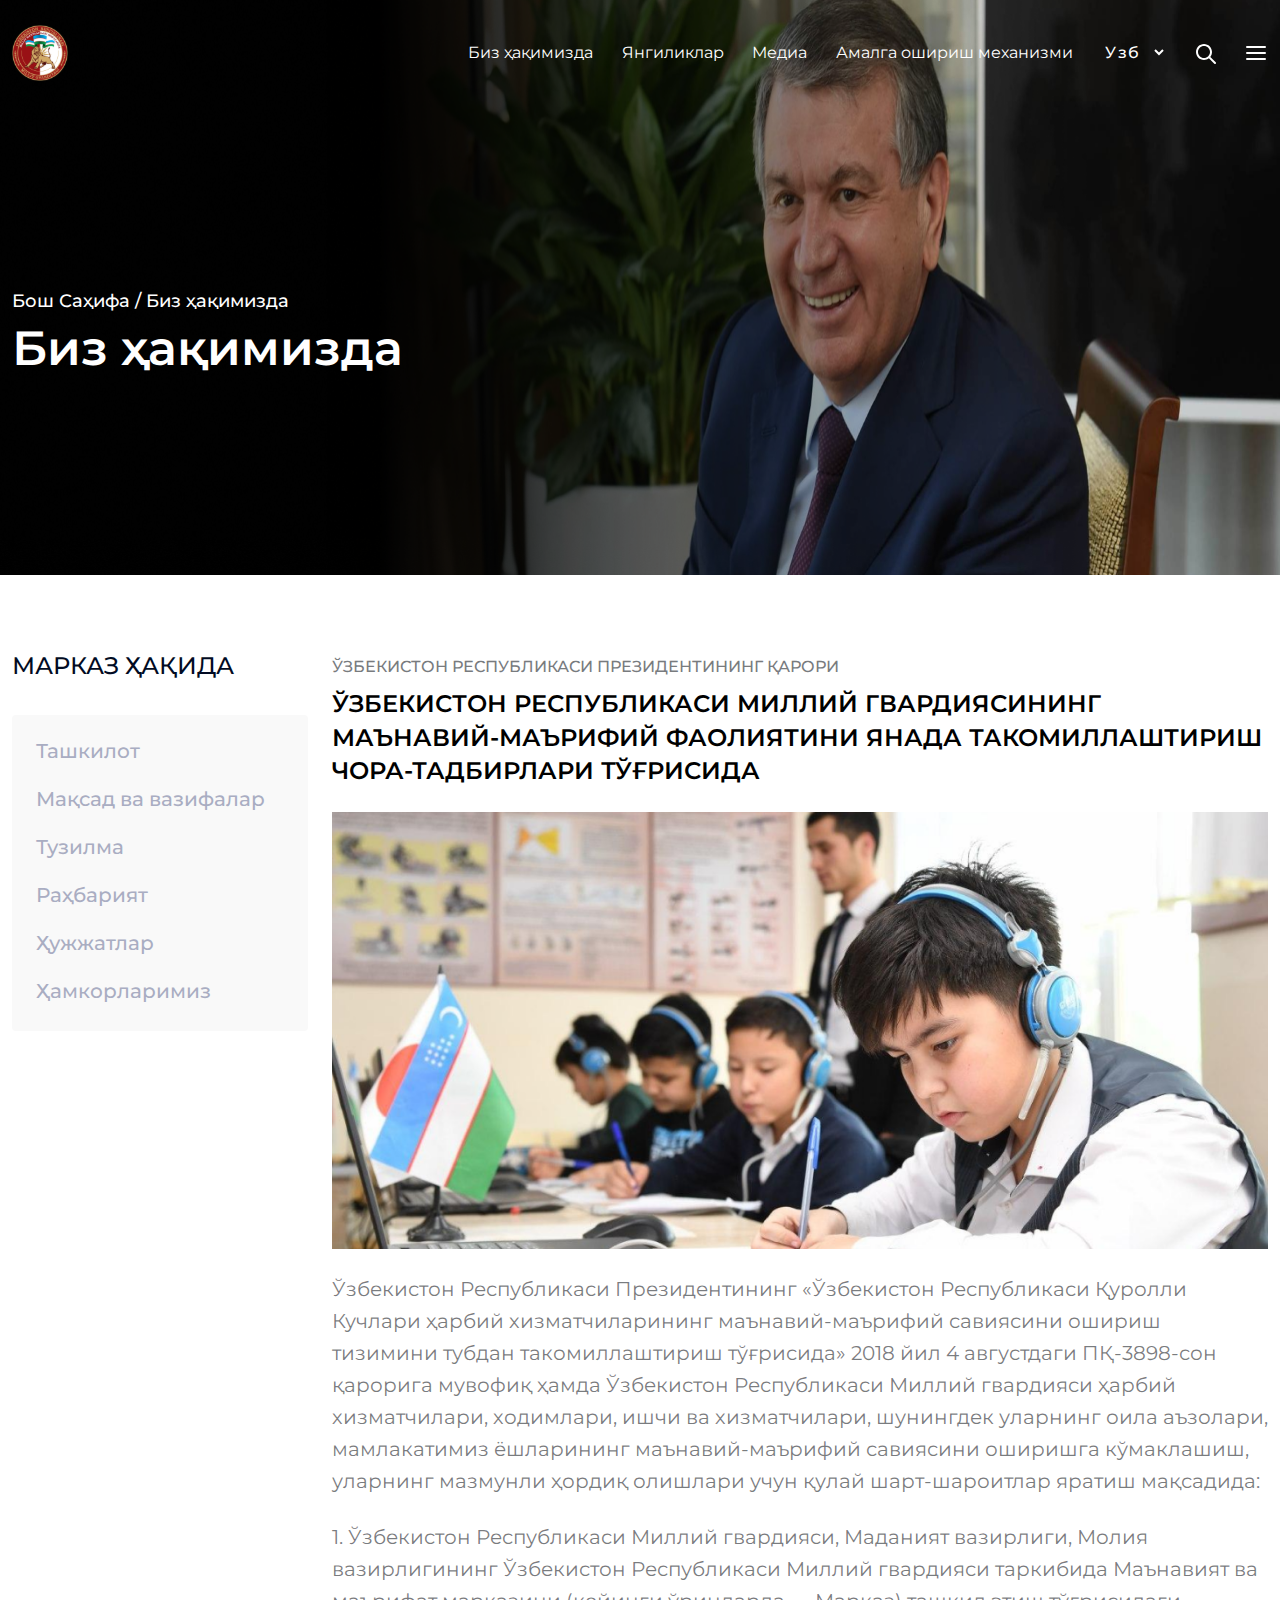
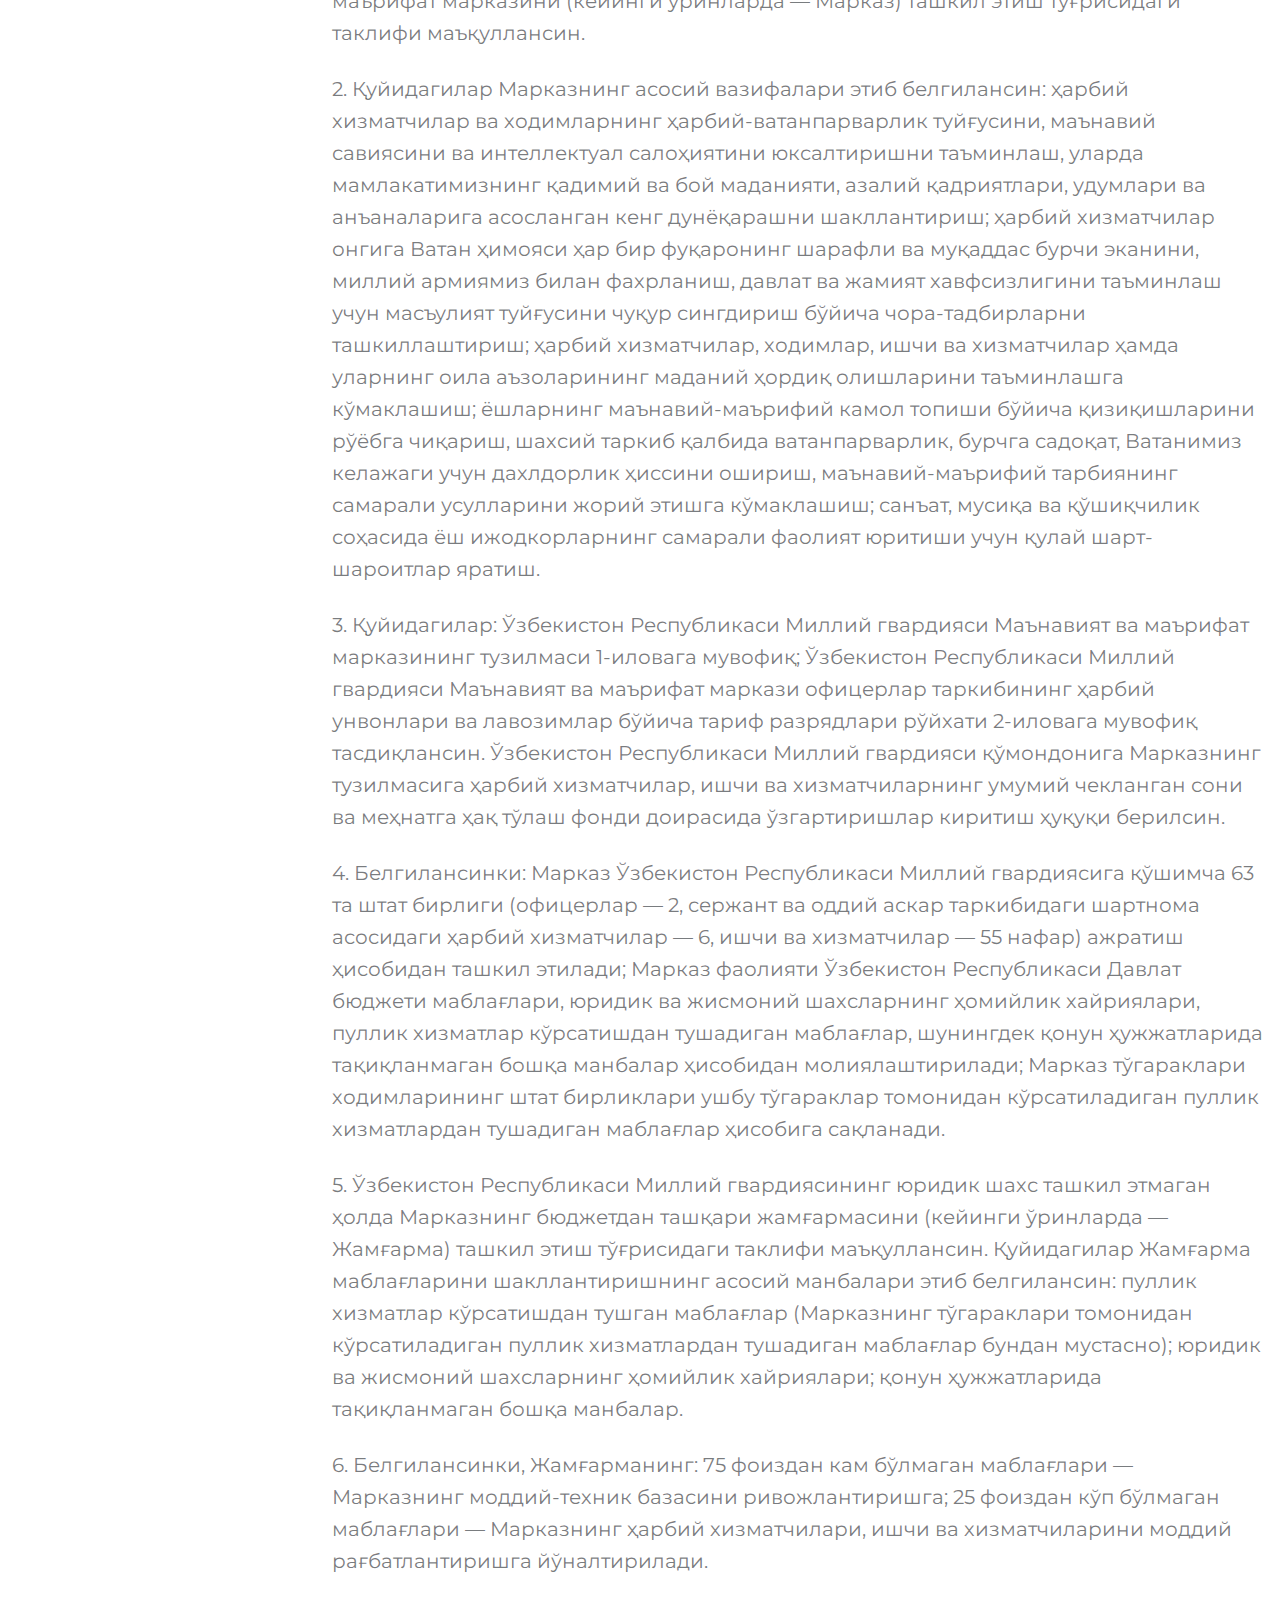
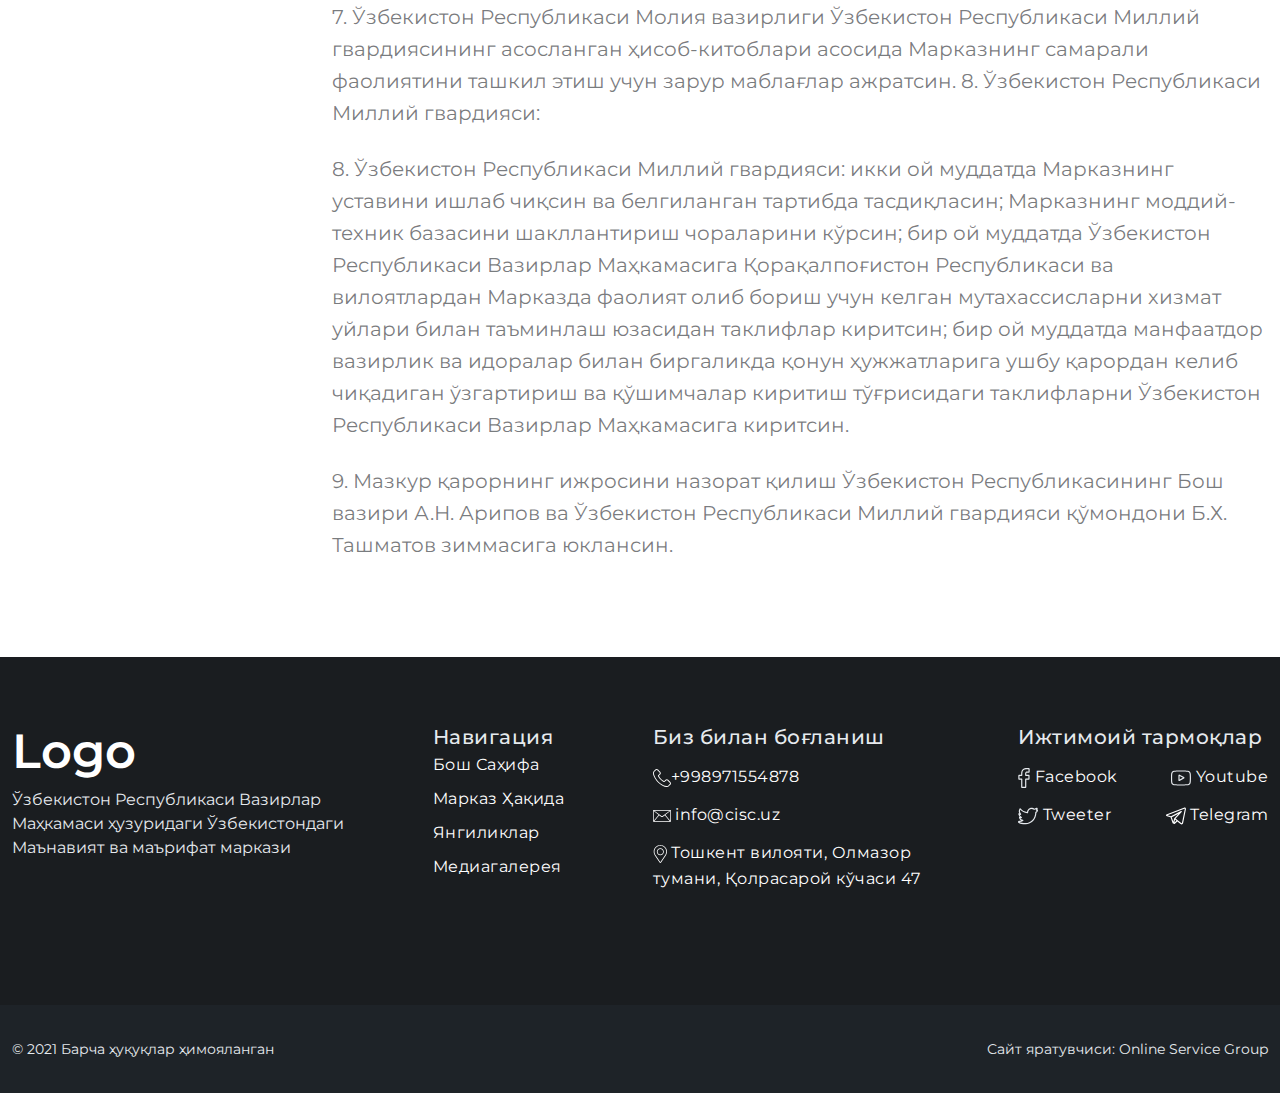
<file: Markaz4/index.html>
<!DOCTYPE html>
<html lang="en">

<head>
    <link rel="icon" href="./assets/icons/ico.ico">
    <meta charset="UTF-8">
    <meta http-equiv="X-UA-Compatible" content="IE=edge">
    <meta name="viewport" content="width=device-width, initial-scale=1.0">
    <title>Markaz</title>
    <link rel="stylesheet" href="./css/bootstrap.css">
    <link rel="stylesheet" href="./css/main.css">
    <link rel="stylesheet" href="./css/media.css">
    <link href="https://fonts.googleapis.com/css?family=Montserrat:100,200,300,regular,500,600,700,800,900,100italic,200italic,300italic,italic,500italic,600italic,700italic,800italic,900italic" rel="stylesheet" />
</head>

<body>

    <div class="wrapper">
        <header class="header">
            <div class="container">
                <nav class="navbar">
                    <a href="../index.html"><img src="./assets/icons/image.svg" alt="Logo" class="navbar_logo"></a>
                    <ul class="item">
                        <li class="item_text">
                            <a href="../Markaz4/index.html" class="item_link">Биз ҳақимизда</a>
                        </li>
                        <li class="item_text">
                            <a href="../Markaz/index.html" class="item_link">Янгиликлар</a>
                        </li>
                        <li class="item_text">
                            <a href="../Markaz3/index.html" class="item_link">Медиа</a>
                        </li>
                        <li class="item_text">
                            <a href="../Markaz5/index.html" class="item_link">Амалга ошириш механизми</a>
                        </li>
                        <li class="item_text">
                            <select class="navbar-select" name="Язык">
                                    <option class="option" value="Узб">Узб</option>
                                    <option class="option" value="Ру">Ру</option>
                                    <option class="option" value="Англ">Англ</option>
                                </select>
                        </li>
                        <li class="item_text_img">
                            <a href="" class="item_link"><img src="./assets/icons/poisk.svg" alt="poisk" class="item_img"></a>
                        </li>
                        <li class="item_text_img">
                            <a href="" class="item_link"><img src="./assets/icons/palki.svg" alt="palki" class="item_img"></a>
                        </li>
                        <li class="item_text_imgs">
                            <label>
                                    <img src="./assets/icons/palki.svg" alt="palki" class="item_imgs">
                            <input type="checkbox" class="check">
                            <div class="medianav">
                                <ul class="item_ul">
                                    <li class="item_li">
                                        <a href="../Markaz4/index.html" class="item_a">Биз ҳақимизда</a>
                                    </li>
                                    <li class="item_li">
                                        <a href="../Markaz/index.html" class="item_a">Янгиликлар</a>
                                    </li>
                                    <li class="item_li">
                                        <a href="../Markaz3/index.html" class="item_a">Медиа</a>
                                    </li>
                                    <li class="item_li">
                                        <a href="../Markaz5/index.html" class="item_a">Амалга ошириш механизми</a>
                                    </li>
                                    <li class="item_li">
                                        <select class="navbar-select" name="Язык">
                                            <option class="option" value="Узб">Узб</option>
                                            <option class="option" value="Ру">Ру</option>
                                            <option class="option" value="Англ">Англ</option>
                                        </select>
    
                                </ul>
                            </div>
                            
                                </label>
                        </li>
                    </ul>
                </nav>
                <section class="header_one">
                    <p class="header_one_text">Бош Саҳифа / Биз ҳақимизда</p>
                    <h1 class="header_one_title">Биз ҳақимизда</h1>
                </section>
            </div>
        </header>
        <main class="main">
            <div class="container">
                <section class="one">
                    <div class="full">
                        <div class="row">
                            <div class="col-3">
                                <h1 class="one_title_h1">МАРКАЗ ҲАҚИДА</h1>
                                <div class="box_one_menu">
                                    <a class="link_menu_one" href="#">Ташкилот</a>
                                    <a class="link_menu_one" href="#">Мақсад ва вазифалар</a>
                                    <a class="link_menu_one" href="#">Тузилма</a>
                                    <a class="link_menu_one" href="#">Раҳбарият</a>
                                    <a class="link_menu_one" href="#">Ҳужжатлар</a>
                                    <a class="link_menu_one" href="#">Ҳамкорларимиз</a>
                                </div>
                            </div>
                            <div class="col-9">
                                <div class="box_full_news">
                                    <p class="pred_title">ЎЗБЕКИСТОН РЕСПУБЛИКАСИ ПРЕЗИДЕНТИНИНГ ҚАРОРИ
                                    </p>
                                    <h1 class="box_title_news">ЎЗБЕКИСТОН РЕСПУБЛИКАСИ МИЛЛИЙ ГВАРДИЯСИНИНГ МАЪНАВИЙ-МАЪРИФИЙ ФАОЛИЯТИНИ ЯНАДА ТАКОМИЛЛАШТИРИШ ЧОРА-ТАДБИРЛАРИ ТЎҒРИСИДА
                                    </h1>
                                    <img class="img_news_one" src="./assets/images/photo.png" alt="shkola">
                                    <p class="news_inf">Ўзбекистон Республикаси Президентининг «Ўзбекистон Республикаси Қуролли Кучлари ҳарбий хизматчиларининг маънавий-маърифий савиясини ошириш тизимини тубдан такомиллаштириш тўғрисида» 2018 йил 4 августдаги ПҚ-3898-сон
                                        қарорига мувофиқ ҳамда Ўзбекистон Республикаси Миллий гвардияси ҳарбий хизматчилари, ходимлари, ишчи ва хизматчилари, шунингдек уларнинг оила аъзолари, мамлакатимиз ёшларининг маънавий-маърифий савиясини оширишга
                                        кўмаклашиш, уларнинг мазмунли ҳордиқ олишлари учун қулай шарт-шароитлар яратиш мақсадида:</p>
                                    <p class="news_inf">1. Ўзбекистон Республикаси Миллий гвардияси, Маданият вазирлиги, Молия вазирлигининг Ўзбекистон Республикаси Миллий гвардияси таркибида Маънавият ва маърифат марказини (кейинги ўринларда — Марказ) ташкил этиш тўғрисидаги
                                        таклифи маъқуллансин.</p>
                                    <p class="news_inf">2. Қуйидагилар Марказнинг асосий вазифалари этиб белгилансин: ҳарбий хизматчилар ва ходимларнинг ҳарбий-ватанпарварлик туйғусини, маънавий савиясини ва интеллектуал салоҳиятини юксалтиришни таъминлаш, уларда мамлакатимизнинг
                                        қадимий ва бой маданияти, азалий қадриятлари, удумлари ва анъаналарига асосланган кенг дунёқарашни шакллантириш; ҳарбий хизматчилар онгига Ватан ҳимояси ҳар бир фуқаронинг шарафли ва муқаддас бурчи эканини, миллий
                                        армиямиз билан фахрланиш, давлат ва жамият хавфсизлигини таъминлаш учун масъулият туйғусини чуқур сингдириш бўйича чора-тадбирларни ташкиллаштириш; ҳарбий хизматчилар, ходимлар, ишчи ва хизматчилар ҳамда уларнинг
                                        оила аъзоларининг маданий ҳордиқ олишларини таъминлашга кўмаклашиш; ёшларнинг маънавий-маърифий камол топиши бўйича қизиқишларини рўёбга чиқариш, шахсий таркиб қалбида ватанпарварлик, бурчга садоқат, Ватанимиз келажаги
                                        учун дахлдорлик ҳиссини ошириш, маънавий-маърифий тарбиянинг самарали усулларини жорий этишга кўмаклашиш; санъат, мусиқа ва қўшиқчилик соҳасида ёш ижодкорларнинг самарали фаолият юритиши учун қулай шарт-шароитлар
                                        яратиш.
                                    </p>
                                    <p class="news_inf">3. Қуйидагилар: Ўзбекистон Республикаси Миллий гвардияси Маънавият ва маърифат марказининг тузилмаси 1-иловага мувофиқ; Ўзбекистон Республикаси Миллий гвардияси Маънавият ва маърифат маркази офицерлар таркибининг ҳарбий
                                        унвонлари ва лавозимлар бўйича тариф разрядлари рўйхати 2-иловага мувофиқ тасдиқлансин. Ўзбекистон Республикаси Миллий гвардияси қўмондонига Марказнинг тузилмасига ҳарбий хизматчилар, ишчи ва хизматчиларнинг умумий
                                        чекланган сони ва меҳнатга ҳақ тўлаш фонди доирасида ўзгартиришлар киритиш ҳуқуқи берилсин.</p>
                                    <p class="news_inf">4. Белгилансинки: Марказ Ўзбекистон Республикаси Миллий гвардиясига қўшимча 63 та штат бирлиги (офицерлар — 2, сержант ва оддий аскар таркибидаги шартнома асосидаги ҳарбий хизматчилар — 6, ишчи ва хизматчилар — 55 нафар)
                                        ажратиш ҳисобидан ташкил этилади; Марказ фаолияти Ўзбекистон Республикаси Давлат бюджети маблағлари, юридик ва жисмоний шахсларнинг ҳомийлик хайриялари, пуллик хизматлар кўрсатишдан тушадиган маблағлар, шунингдек
                                        қонун ҳужжатларида тақиқланмаган бошқа манбалар ҳисобидан молиялаштирилади; Марказ тўгараклари ходимларининг штат бирликлари ушбу тўгараклар томонидан кўрсатиладиган пуллик хизматлардан тушадиган маблағлар ҳисобига
                                        сақланади.
                                    </p>
                                    <p class="news_inf">5. Ўзбекистон Республикаси Миллий гвардиясининг юридик шахс ташкил этмаган ҳолда Марказнинг бюджетдан ташқари жамғармасини (кейинги ўринларда — Жамғарма) ташкил этиш тўғрисидаги таклифи маъқуллансин. Қуйидагилар Жамғарма
                                        маблағларини шакллантиришнинг асосий манбалари этиб белгилансин: пуллик хизматлар кўрсатишдан тушган маблағлар (Марказнинг тўгараклари томонидан кўрсатиладиган пуллик хизматлардан тушадиган маблағлар бундан мустасно);
                                        юридик ва жисмоний шахсларнинг ҳомийлик хайриялари; қонун ҳужжатларида тақиқланмаган бошқа манбалар.
                                    </p>
                                    <p class="news_inf">6. Белгилансинки, Жамғарманинг: 75 фоиздан кам бўлмаган маблағлари — Марказнинг моддий-техник базасини ривожлантиришга; 25 фоиздан кўп бўлмаган маблағлари — Марказнинг ҳарбий хизматчилари, ишчи ва хизматчиларини моддий
                                        рағбатлантиришга йўналтирилади.
                                    </p>
                                    <p class="news_inf">7. Ўзбекистон Республикаси Молия вазирлиги Ўзбекистон Республикаси Миллий гвардиясининг асосланган ҳисоб-китоблари асосида Марказнинг самарали фаолиятини ташкил этиш учун зарур маблағлар ажратсин. 8. Ўзбекистон Республикаси
                                        Миллий гвардияси:
                                    </p>
                                    <p class="news_inf">8. Ўзбекистон Республикаси Миллий гвардияси: икки ой муддатда Марказнинг уставини ишлаб чиқсин ва белгиланган тартибда тасдиқласин; Марказнинг моддий-техник базасини шакллантириш чораларини кўрсин; бир ой муддатда Ўзбекистон
                                        Республикаси Вазирлар Маҳкамасига Қорақалпоғистон Республикаси ва вилоятлардан Марказда фаолият олиб бориш учун келган мутахассисларни хизмат уйлари билан таъминлаш юзасидан таклифлар киритсин; бир ой муддатда манфаатдор
                                        вазирлик ва идоралар билан биргаликда қонун ҳужжатларига ушбу қарордан келиб чиқадиган ўзгартириш ва қўшимчалар киритиш тўғрисидаги таклифларни Ўзбекистон Республикаси Вазирлар Маҳкамасига киритсин.
                                    </p>
                                    <p class="news_inf">9. Мазкур қарорнинг ижросини назорат қилиш Ўзбекистон Республикасининг Бош вазири А.Н. Арипов ва Ўзбекистон Республикаси Миллий гвардияси қўмондони Б.Х. Ташматов зиммасига юклансин.</p>
                                </div>
                            </div>
                        </div>
                    </div>
                    <div class="mobile">
                        <div class="row">
                            <div class="col-12">
                                <h1 class="one_title_h1">МАРКАЗ ҲАҚИДА</h1>
                                <div class="box_one_menu">
                                    <a class="link_menu_one" href="#">Ташкилот</a>
                                    <a class="link_menu_one" href="#">Мақсад ва вазифалар</a>
                                    <a class="link_menu_one" href="#">Тузилма</a>
                                    <a class="link_menu_one" href="#">Раҳбарият</a>
                                    <a class="link_menu_one" href="#">Ҳужжатлар</a>
                                    <a class="link_menu_one" href="#">Ҳамкорларимиз</a>
                                </div>
                            </div>
                            <div class="col-12">
                                <div class="box_full_news">
                                    <p class="pred_title">ЎЗБЕКИСТОН РЕСПУБЛИКАСИ ПРЕЗИДЕНТИНИНГ ҚАРОРИ
                                    </p>
                                    <h1 class="box_title_news">ЎЗБЕКИСТОН РЕСПУБЛИКАСИ МИЛЛИЙ ГВАРДИЯСИНИНГ МАЪНАВИЙ-МАЪРИФИЙ ФАОЛИЯТИНИ ЯНАДА ТАКОМИЛЛАШТИРИШ ЧОРА-ТАДБИРЛАРИ ТЎҒРИСИДА
                                    </h1>
                                    <img class="img_news_one" src="./assets/images/photo.png" alt="shkola">
                                    <p class="news_inf">Ўзбекистон Республикаси Президентининг «Ўзбекистон Республикаси Қуролли Кучлари ҳарбий хизматчиларининг маънавий-маърифий савиясини ошириш тизимини тубдан такомиллаштириш тўғрисида» 2018 йил 4 августдаги ПҚ-3898-сон
                                        қарорига мувофиқ ҳамда Ўзбекистон Республикаси Миллий гвардияси ҳарбий хизматчилари, ходимлари, ишчи ва хизматчилари, шунингдек уларнинг оила аъзолари, мамлакатимиз ёшларининг маънавий-маърифий савиясини оширишга
                                        кўмаклашиш, уларнинг мазмунли ҳордиқ олишлари учун қулай шарт-шароитлар яратиш мақсадида:</p>
                                    <p class="news_inf">1. Ўзбекистон Республикаси Миллий гвардияси, Маданият вазирлиги, Молия вазирлигининг Ўзбекистон Республикаси Миллий гвардияси таркибида Маънавият ва маърифат марказини (кейинги ўринларда — Марказ) ташкил этиш тўғрисидаги
                                        таклифи маъқуллансин.</p>
                                    <p class="news_inf">2. Қуйидагилар Марказнинг асосий вазифалари этиб белгилансин: ҳарбий хизматчилар ва ходимларнинг ҳарбий-ватанпарварлик туйғусини, маънавий савиясини ва интеллектуал салоҳиятини юксалтиришни таъминлаш, уларда мамлакатимизнинг
                                        қадимий ва бой маданияти, азалий қадриятлари, удумлари ва анъаналарига асосланган кенг дунёқарашни шакллантириш; ҳарбий хизматчилар онгига Ватан ҳимояси ҳар бир фуқаронинг шарафли ва муқаддас бурчи эканини, миллий
                                        армиямиз билан фахрланиш, давлат ва жамият хавфсизлигини таъминлаш учун масъулият туйғусини чуқур сингдириш бўйича чора-тадбирларни ташкиллаштириш; ҳарбий хизматчилар, ходимлар, ишчи ва хизматчилар ҳамда уларнинг
                                        оила аъзоларининг маданий ҳордиқ олишларини таъминлашга кўмаклашиш; ёшларнинг маънавий-маърифий камол топиши бўйича қизиқишларини рўёбга чиқариш, шахсий таркиб қалбида ватанпарварлик, бурчга садоқат, Ватанимиз келажаги
                                        учун дахлдорлик ҳиссини ошириш, маънавий-маърифий тарбиянинг самарали усулларини жорий этишга кўмаклашиш; санъат, мусиқа ва қўшиқчилик соҳасида ёш ижодкорларнинг самарали фаолият юритиши учун қулай шарт-шароитлар
                                        яратиш.
                                    </p>
                                    <p class="news_inf">3. Қуйидагилар: Ўзбекистон Республикаси Миллий гвардияси Маънавият ва маърифат марказининг тузилмаси 1-иловага мувофиқ; Ўзбекистон Республикаси Миллий гвардияси Маънавият ва маърифат маркази офицерлар таркибининг ҳарбий
                                        унвонлари ва лавозимлар бўйича тариф разрядлари рўйхати 2-иловага мувофиқ тасдиқлансин. Ўзбекистон Республикаси Миллий гвардияси қўмондонига Марказнинг тузилмасига ҳарбий хизматчилар, ишчи ва хизматчиларнинг умумий
                                        чекланган сони ва меҳнатга ҳақ тўлаш фонди доирасида ўзгартиришлар киритиш ҳуқуқи берилсин.</p>
                                    <p class="news_inf">4. Белгилансинки: Марказ Ўзбекистон Республикаси Миллий гвардиясига қўшимча 63 та штат бирлиги (офицерлар — 2, сержант ва оддий аскар таркибидаги шартнома асосидаги ҳарбий хизматчилар — 6, ишчи ва хизматчилар — 55 нафар)
                                        ажратиш ҳисобидан ташкил этилади; Марказ фаолияти Ўзбекистон Республикаси Давлат бюджети маблағлари, юридик ва жисмоний шахсларнинг ҳомийлик хайриялари, пуллик хизматлар кўрсатишдан тушадиган маблағлар, шунингдек
                                        қонун ҳужжатларида тақиқланмаган бошқа манбалар ҳисобидан молиялаштирилади; Марказ тўгараклари ходимларининг штат бирликлари ушбу тўгараклар томонидан кўрсатиладиган пуллик хизматлардан тушадиган маблағлар ҳисобига
                                        сақланади.
                                    </p>
                                    <p class="news_inf">5. Ўзбекистон Республикаси Миллий гвардиясининг юридик шахс ташкил этмаган ҳолда Марказнинг бюджетдан ташқари жамғармасини (кейинги ўринларда — Жамғарма) ташкил этиш тўғрисидаги таклифи маъқуллансин. Қуйидагилар Жамғарма
                                        маблағларини шакллантиришнинг асосий манбалари этиб белгилансин: пуллик хизматлар кўрсатишдан тушган маблағлар (Марказнинг тўгараклари томонидан кўрсатиладиган пуллик хизматлардан тушадиган маблағлар бундан мустасно);
                                        юридик ва жисмоний шахсларнинг ҳомийлик хайриялари; қонун ҳужжатларида тақиқланмаган бошқа манбалар.
                                    </p>
                                    <p class="news_inf">6. Белгилансинки, Жамғарманинг: 75 фоиздан кам бўлмаган маблағлари — Марказнинг моддий-техник базасини ривожлантиришга; 25 фоиздан кўп бўлмаган маблағлари — Марказнинг ҳарбий хизматчилари, ишчи ва хизматчиларини моддий
                                        рағбатлантиришга йўналтирилади.
                                    </p>
                                    <p class="news_inf">7. Ўзбекистон Республикаси Молия вазирлиги Ўзбекистон Республикаси Миллий гвардиясининг асосланган ҳисоб-китоблари асосида Марказнинг самарали фаолиятини ташкил этиш учун зарур маблағлар ажратсин. 8. Ўзбекистон Республикаси
                                        Миллий гвардияси:
                                    </p>
                                    <p class="news_inf">8. Ўзбекистон Республикаси Миллий гвардияси: икки ой муддатда Марказнинг уставини ишлаб чиқсин ва белгиланган тартибда тасдиқласин; Марказнинг моддий-техник базасини шакллантириш чораларини кўрсин; бир ой муддатда Ўзбекистон
                                        Республикаси Вазирлар Маҳкамасига Қорақалпоғистон Республикаси ва вилоятлардан Марказда фаолият олиб бориш учун келган мутахассисларни хизмат уйлари билан таъминлаш юзасидан таклифлар киритсин; бир ой муддатда манфаатдор
                                        вазирлик ва идоралар билан биргаликда қонун ҳужжатларига ушбу қарордан келиб чиқадиган ўзгартириш ва қўшимчалар киритиш тўғрисидаги таклифларни Ўзбекистон Республикаси Вазирлар Маҳкамасига киритсин.
                                    </p>
                                    <p class="news_inf">9. Мазкур қарорнинг ижросини назорат қилиш Ўзбекистон Республикасининг Бош вазири А.Н. Арипов ва Ўзбекистон Республикаси Миллий гвардияси қўмондони Б.Х. Ташматов зиммасига юклансин.</p>
                                </div>
                            </div>
                        </div>

                    </div>
                </section>

            </div>

        </main>
        <footer class="footer">
            <div class="container">
                <div class="bigboxfooter">
                    <div class="footer_box">
                        <h1 class="footer_box_one">Logo</h1>
                        <h1 class="footer_box_two">Ўзбекистон Республикаси Вазирлар Маҳкамаси ҳузуридаги Ўзбекистондаги Маънавият ва маърифат маркази</h1>
                    </div>
                    <div class="footer_box">
                        <h1 class="footer_box_three">Навигация</h1>
                        <ul class="footer_box_list">
                            <li class="footer_box_list_text"><a href="#">Бош Саҳифа</a></li>
                            <li class="footer_box_list_text"><a href="#">Марказ Ҳақида</a></li>
                            <li class="footer_box_list_text"><a href="#">Янгиликлар</a></li>
                            <li class="footer_box_list_text"><a href="#">Медиагалерея</a></li>
                        </ul>
                    </div>
                    <div class="footer_box">
                        <h1 class="footer_box_three">Биз билан боғланиш</h1>
                        <div class="footer_box_three_box">
                            <a class="footer_link" href="tel:+998971554878"><span class="sicialMedia"><img src="./assets/icons/tel.svg" alt="tel" class="footer_box_three_box_img"></span>+998971554878</a>
                        </div>
                        <div class="footer_box_three_box">
                            <a class="footer_link" href="#"><span class="sicialMedia"><img src="./assets/icons/email.svg" alt="email" class="footer_box_three_box_img"></span> info@cisc.uz</a>
                        </div>

                        <div class="footer_box_three_box">
                            <a class="footer_link" href="#"><span class="sicialMedia"><img src="./assets/icons/gps.svg" alt="" class="footer_box_three_box_img"></span> Тошкент вилояти, Олмазор тумани, Қолрасарой кўчаси 47</a>
                        </div>
                    </div>
                    <div class="footer_box">
                        <h1 class="footer_box_three">Ижтимоий тармоқлар</h1>
                        <div class="icon_footer_box">
                            <a class="icon_footer_link" href="#"><span class="sicialMedia"><img src="./assets/icons/fb.svg" alt="fb"></span> Facebook</a>
                            <a class="icon_footer_link" href="#"><span class="sicialMedia"><img src="./assets/icons/yt.svg" alt="yt"></span> Youtube</a>
                        </div>
                        <div class="icon_footer_box">
                            <a class="icon_footer_link" href="#"><span class="sicialMedia"><img src="./assets/icons/tw.svg" alt="Tweeter"></span> Tweeter</a>
                            <a class="icon_footer_link" href="#"><span class="sicialMedia"><img src="./assets/icons/tg.svg" alt="tg"></span> Telegram</a>
                        </div>
                    </div>
                </div>

            </div>
            <div class="brightBlack">
                <div class="container">
                    <div class="brightBlack_box">
                        <h1 class="brightBlack_box_text">© 2021 Барча ҳуқуқлар ҳимояланган</h1>
                        <h1 class="brightBlack_box_text">Сайт яратувчиси: Online Service Group</h1>
                    </div>
                </div>
            </div>
        </footer>
    </div>


</body>

</html>
</file>
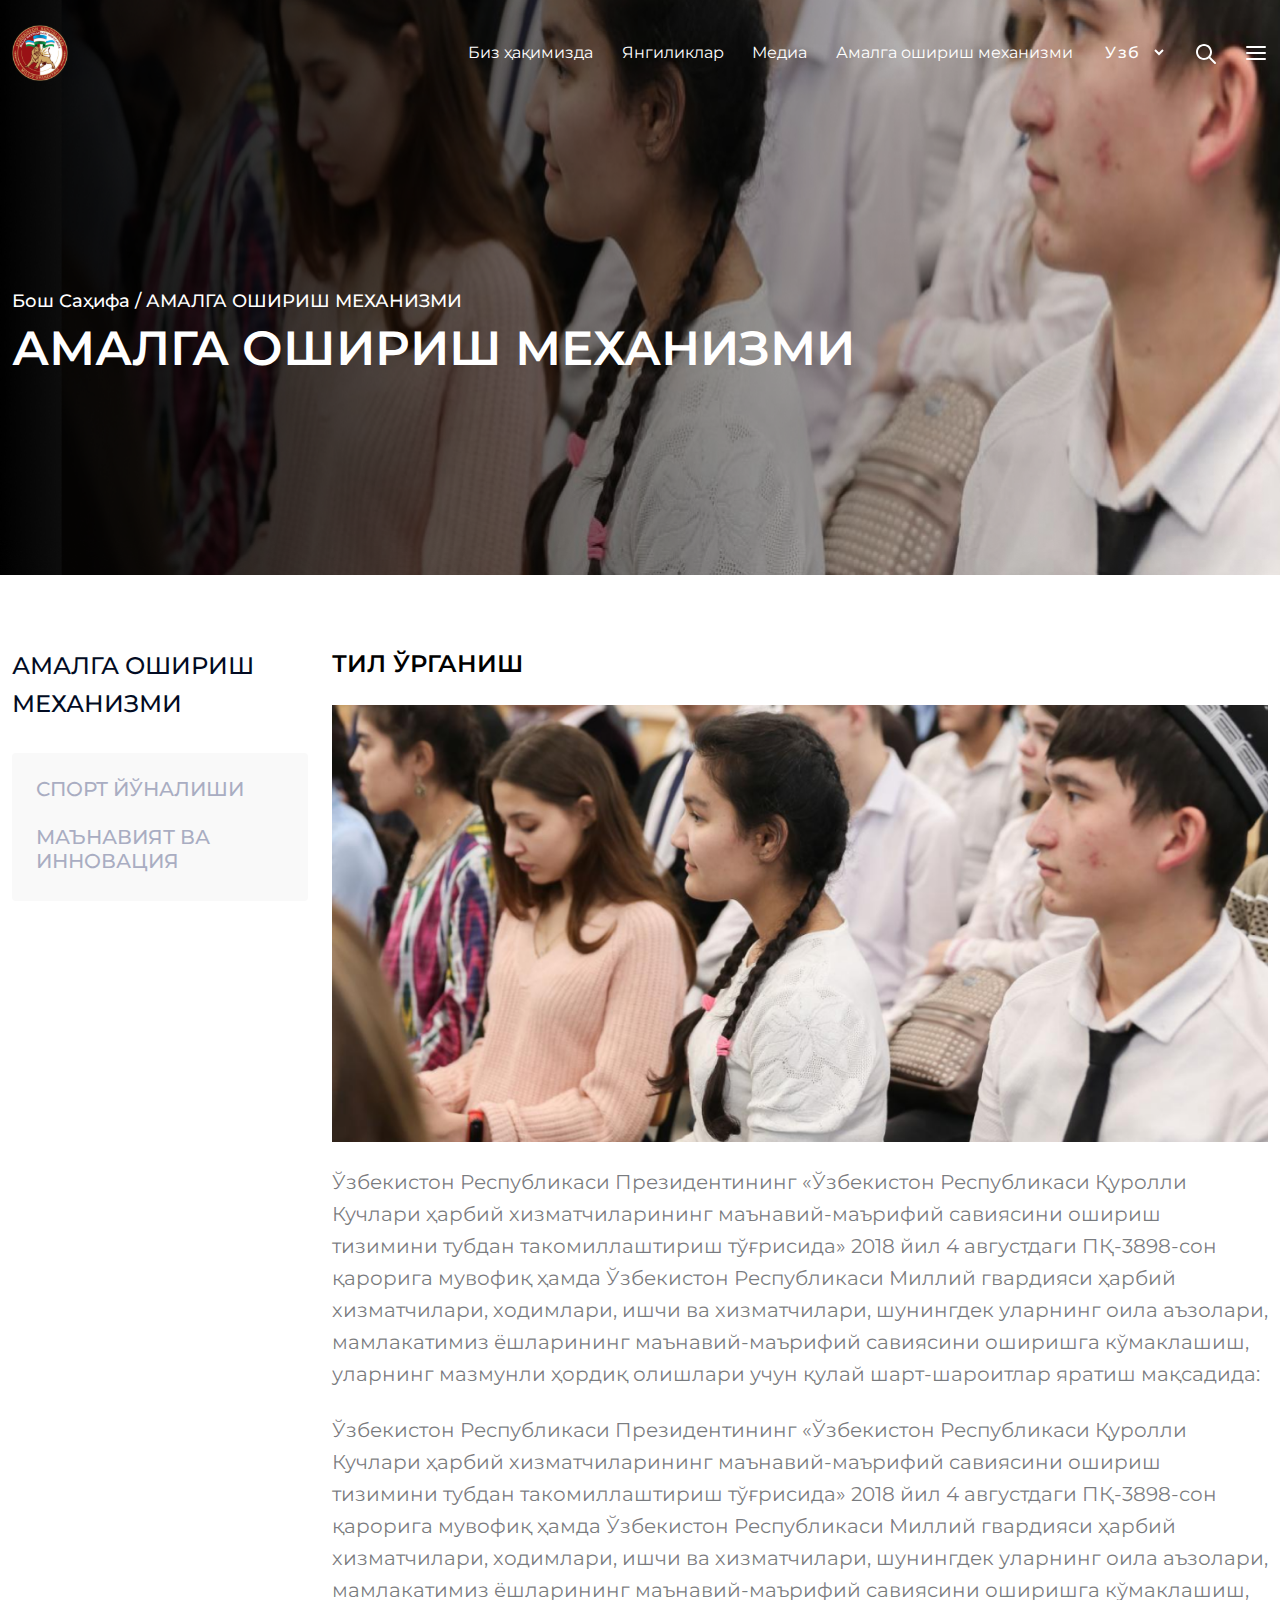
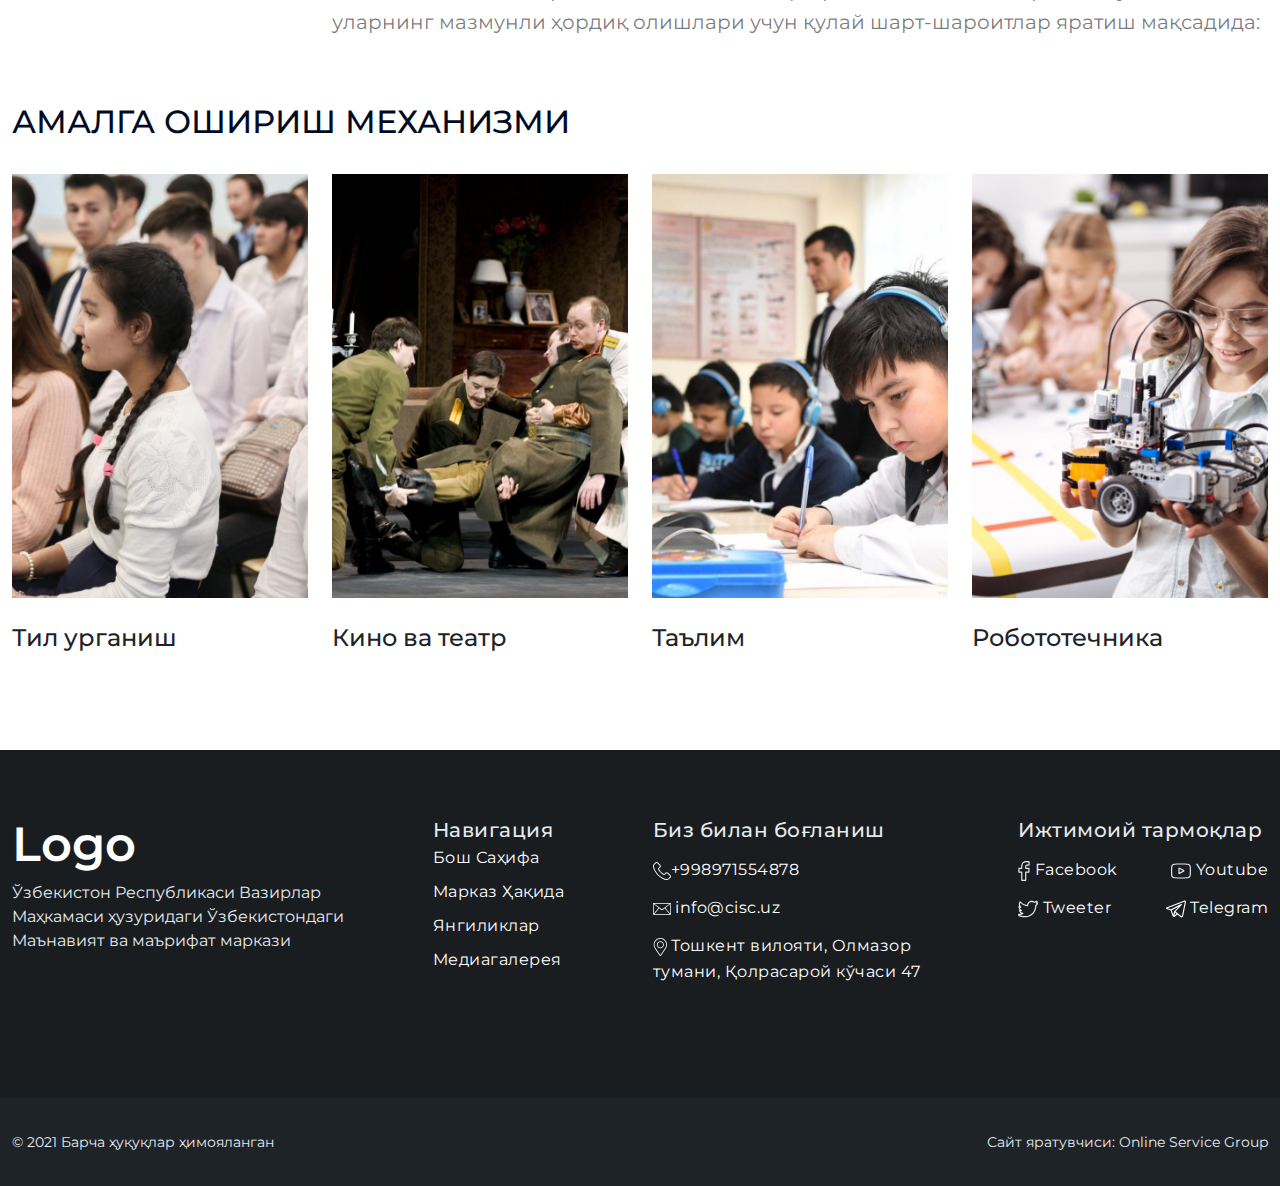
<file: Markaz5/index.html>
<!DOCTYPE html>
<html lang="en">

<head>
    <link rel="icon" href="./assets/icons/ico.ico">
    <meta charset="UTF-8">
    <meta http-equiv="X-UA-Compatible" content="IE=edge">
    <meta name="viewport" content="width=device-width, initial-scale=1.0">
    <title>Markaz</title>
    <link rel="stylesheet" href="./css/bootstrap.css">
    <link rel="stylesheet" href="./css/main.css">
    <link rel="stylesheet" href="./css/media.css">
    <link href="https://fonts.googleapis.com/css?family=Montserrat:100,200,300,regular,500,600,700,800,900,100italic,200italic,300italic,italic,500italic,600italic,700italic,800italic,900italic" rel="stylesheet" />
</head>

<body>

    <div class="wrapper">
        <header class="header">
            <div class="container">
                <nav class="navbar">
                    <a href="../index.html"><img src="./assets/icons/image.svg" alt="Logo" class="navbar_logo"></a>
                    <ul class="item">
                        <li class="item_text">
                            <a href="../Markaz4/index.html" class="item_link">Биз ҳақимизда</a>
                        </li>
                        <li class="item_text">
                            <a href="../Markaz/index.html" class="item_link">Янгиликлар</a>
                        </li>
                        <li class="item_text">
                            <a href="../Markaz3/index.html" class="item_link">Медиа</a>
                        </li>
                        <li class="item_text">
                            <a href="../Markaz5/index.html" class="item_link">Амалга ошириш механизми</a>
                        </li>
                        <li class="item_text">
                            <select class="navbar-select" name="Язык">
                                    <option class="option" value="Узб">Узб</option>
                                    <option class="option" value="Ру">Ру</option>
                                    <option class="option" value="Англ">Англ</option>
                                </select>
                        </li>
                        <li class="item_text_img">
                            <a href="" class="item_link"><img src="./assets/icons/poisk.svg" alt="poisk" class="item_img"></a>
                        </li>
                        <li class="item_text_img">
                            <a href="" class="item_link"><img src="./assets/icons/palki.svg" alt="palki" class="item_img"></a>
                        </li>
                        <li class="item_text_imgs">
                            <label>
                                    <img src="./assets/icons/palki.svg" alt="palki" class="item_imgs">
                            <input type="checkbox" class="check">
                            <div class="medianav">
                                <ul class="item_ul">
                                    <li class="item_li">
                                        <a href="../Markaz4/index.html" class="item_a">Биз ҳақимизда</a>
                                    </li>
                                    <li class="item_li">
                                        <a href="../Markaz/index.html" class="item_a">Янгиликлар</a>
                                    </li>
                                    <li class="item_li">
                                        <a href="../Markaz3/index.html" class="item_a">Медиа</a>
                                    </li>
                                    <li class="item_li">
                                        <a href="../Markaz5/index.html" class="item_a">Амалга ошириш механизми</a>
                                    </li>
                                    <li class="item_li">
                                        <select class="navbar-select" name="Язык">
                                            <option class="option" value="Узб">Узб</option>
                                            <option class="option" value="Ру">Ру</option>
                                            <option class="option" value="Англ">Англ</option>
                                        </select>
    
                                </ul>
                            </div>
                            
                                </label>
                        </li>
                    </ul>
                </nav>
                <section class="header_one">
                    <p class="header_one_text">Бош Саҳифа / АМАЛГА ОШИРИШ МЕХАНИЗМИ</p>
                    <h1 class="header_one_title">АМАЛГА ОШИРИШ МЕХАНИЗМИ</h1>
                </section>
            </div>
        </header>
        <main class="main">
            <div class="container">
                <section class="one">
                    <div class="full">
                        <div class="row">
                            <div class="col-3">
                                <h1 class="one_title_h1">АМАЛГА ОШИРИШ МЕХАНИЗМИ</h1>
                                <div class="box_one_menu">
                                    <a class="link_menu_one" href="#">Спорт ЙЎНАлиши</a>
                                    <a class="link_menu_one" href="#">МАЪнАВияТ ВА ИННОВАЦИЯ</a>

                                </div>
                            </div>
                            <div class="col-9">
                                <div class="box_full_news">

                                    <h1 class="box_title_news">ТИЛ ЎРГАНИШ

                                    </h1>
                                    <img class="img_news_one" src="./assets/images/photo.png" alt="shkola">
                                    <p class="news_inf">Ўзбекистон Республикаси Президентининг «Ўзбекистон Республикаси Қуролли Кучлари ҳарбий хизматчиларининг маънавий-маърифий савиясини ошириш тизимини тубдан такомиллаштириш тўғрисида» 2018 йил 4 августдаги ПҚ-3898-сон
                                        қарорига мувофиқ ҳамда Ўзбекистон Республикаси Миллий гвардияси ҳарбий хизматчилари, ходимлари, ишчи ва хизматчилари, шунингдек уларнинг оила аъзолари, мамлакатимиз ёшларининг маънавий-маърифий савиясини оширишга
                                        кўмаклашиш, уларнинг мазмунли ҳордиқ олишлари учун қулай шарт-шароитлар яратиш мақсадида:</p>
                                    <p class="news_inf">Ўзбекистон Республикаси Президентининг «Ўзбекистон Республикаси Қуролли Кучлари ҳарбий хизматчиларининг маънавий-маърифий савиясини ошириш тизимини тубдан такомиллаштириш тўғрисида» 2018 йил 4 августдаги ПҚ-3898-сон
                                        қарорига мувофиқ ҳамда Ўзбекистон Республикаси Миллий гвардияси ҳарбий хизматчилари, ходимлари, ишчи ва хизматчилари, шунингдек уларнинг оила аъзолари, мамлакатимиз ёшларининг маънавий-маърифий савиясини оширишга
                                        кўмаклашиш, уларнинг мазмунли ҳордиқ олишлари учун қулай шарт-шароитлар яратиш мақсадида:</p>

                                </div>
                            </div>
                        </div>
                    </div>
                    <div class="mobile">
                        <div class="row">
                            <div class="col-12">
                                <h1 class="one_title_h1">АМАЛГА ОШИРИШ МЕХАНИЗМИ</h1>
                                <div class="box_one_menu">
                                    <a class="link_menu_one" href="#">Спорт ЙЎНАлиши</a>
                                    <a class="link_menu_one" href="#">МАЪнАВияТ ВА ИННОВАЦИЯ</a>

                                </div>
                            </div>
                            <div class="col-12">
                                <div class="box_full_news">

                                    <h1 class="box_title_news">ТИЛ ЎРГАНИШ

                                    </h1>
                                    <img class="img_news_one" src="./assets/images/photo.png" alt="shkola">
                                    <p class="news_inf">Ўзбекистон Республикаси Президентининг «Ўзбекистон Республикаси Қуролли Кучлари ҳарбий хизматчиларининг маънавий-маърифий савиясини ошириш тизимини тубдан такомиллаштириш тўғрисида» 2018 йил 4 августдаги ПҚ-3898-сон
                                        қарорига мувофиқ ҳамда Ўзбекистон Республикаси Миллий гвардияси ҳарбий хизматчилари, ходимлари, ишчи ва хизматчилари, шунингдек уларнинг оила аъзолари, мамлакатимиз ёшларининг маънавий-маърифий савиясини оширишга
                                        кўмаклашиш, уларнинг мазмунли ҳордиқ олишлари учун қулай шарт-шароитлар яратиш мақсадида:</p>
                                    <p class="news_inf">Ўзбекистон Республикаси Президентининг «Ўзбекистон Республикаси Қуролли Кучлари ҳарбий хизматчиларининг маънавий-маърифий савиясини ошириш тизимини тубдан такомиллаштириш тўғрисида» 2018 йил 4 августдаги ПҚ-3898-сон
                                        қарорига мувофиқ ҳамда Ўзбекистон Республикаси Миллий гвардияси ҳарбий хизматчилари, ходимлари, ишчи ва хизматчилари, шунингдек уларнинг оила аъзолари, мамлакатимиз ёшларининг маънавий-маърифий савиясини оширишга
                                        кўмаклашиш, уларнинг мазмунли ҳордиқ олишлари учун қулай шарт-шароитлар яратиш мақсадида:</p>

                                </div>
                            </div>
                        </div>
                    </div>

                </section>
                <section class="two">
                    <div class="full">
                        <h1 class="two_title">АМАЛГА ОШИРИШ МЕХАНИЗМИ</h1>
                        <div class="row">
                            <div class="col-3">
                                <div class="box_two">
                                    <img class="img_two_box" src="./assets/images/photoone.png" alt="">
                                    <p class="text_box_two">Тил урганиш
                                    </p>
                                </div>
                            </div>
                            <div class="col-3">
                                <div class="box_two">
                                    <img class="img_two_box" src="./assets/images/phototwo.png" alt="">
                                    <p class="text_box_two">Кино ва театр</p>
                                </div>
                            </div>
                            <div class="col-3">
                                <div class="box_two">
                                    <img class="img_two_box" src="./assets/images/photothree.png" alt="">
                                    <p class="text_box_two">Таълим</p>
                                </div>
                            </div>
                            <div class="col-3">
                                <div class="box_two">
                                    <img class="img_two_box" src="./assets/images/photofour.png" alt="">
                                    <p class="text_box_two">Робототечника</p>
                                </div>
                            </div>
                        </div>
                    </div>
                    <div class="mobile">

                        <div class="row">
                            <div class="col-12">
                                <h1 class="two_title">АМАЛГА ОШИРИШ МЕХАНИЗМИ</h1>
                            </div>
                            <div class="col-12">
                                <div class="box_two">
                                    <img class="img_two_box" src="./assets/images/photoone.png" alt="">
                                    <p class="text_box_two">Тил урганиш
                                    </p>
                                </div>
                            </div>
                            <div class="col-12">
                                <div class="box_two">
                                    <img class="img_two_box" src="./assets/images/phototwo.png" alt="">
                                    <p class="text_box_two">Кино ва театр</p>
                                </div>
                            </div>
                            <div class="col-12">
                                <div class="box_two">
                                    <img class="img_two_box" src="./assets/images/photothree.png" alt="">
                                    <p class="text_box_two">Таълим</p>
                                </div>
                            </div>
                            <div class="col-12">
                                <div class="box_two">
                                    <img class="img_two_box" src="./assets/images/photofour.png" alt="">
                                    <p class="text_box_two">Робототечника</p>
                                </div>
                            </div>
                        </div>
                    </div>


                </section>

            </div>

        </main>
        <footer class="footer">
            <div class="container">
                <div class="bigboxfooter">
                    <div class="footer_box">
                        <h1 class="footer_box_one">Logo</h1>
                        <h1 class="footer_box_two">Ўзбекистон Республикаси Вазирлар Маҳкамаси ҳузуридаги Ўзбекистондаги Маънавият ва маърифат маркази</h1>
                    </div>
                    <div class="footer_box">
                        <h1 class="footer_box_three">Навигация</h1>
                        <ul class="footer_box_list">
                            <li class="footer_box_list_text"><a href="#">Бош Саҳифа</a></li>
                            <li class="footer_box_list_text"><a href="#">Марказ Ҳақида</a></li>
                            <li class="footer_box_list_text"><a href="#">Янгиликлар</a></li>
                            <li class="footer_box_list_text"><a href="#">Медиагалерея</a></li>
                        </ul>
                    </div>
                    <div class="footer_box">
                        <h1 class="footer_box_three">Биз билан боғланиш</h1>
                        <div class="footer_box_three_box">
                            <a class="footer_link" href="tel:+998971554878"><span class="sicialMedia"><img src="./assets/icons/tel.svg" alt="tel" class="footer_box_three_box_img"></span>+998971554878</a>
                        </div>
                        <div class="footer_box_three_box">
                            <a class="footer_link" href="#"><span class="sicialMedia"><img src="./assets/icons/email.svg" alt="email" class="footer_box_three_box_img"></span> info@cisc.uz</a>
                        </div>

                        <div class="footer_box_three_box">
                            <a class="footer_link" href="#"><span class="sicialMedia"><img src="./assets/icons/gps.svg" alt="" class="footer_box_three_box_img"></span> Тошкент вилояти, Олмазор тумани, Қолрасарой кўчаси 47</a>
                        </div>
                    </div>
                    <div class="footer_box">
                        <h1 class="footer_box_three">Ижтимоий тармоқлар</h1>
                        <div class="icon_footer_box">
                            <a class="icon_footer_link" href="#"><span class="sicialMedia"><img src="./assets/icons/fb.svg" alt="fb"></span> Facebook</a>
                            <a class="icon_footer_link" href="#"><span class="sicialMedia"><img src="./assets/icons/yt.svg" alt="yt"></span> Youtube</a>
                        </div>
                        <div class="icon_footer_box">
                            <a class="icon_footer_link" href="#"><span class="sicialMedia"><img src="./assets/icons/tw.svg" alt="Tweeter"></span> Tweeter</a>
                            <a class="icon_footer_link" href="#"><span class="sicialMedia"><img src="./assets/icons/tg.svg" alt="tg"></span> Telegram</a>
                        </div>
                    </div>
                </div>

            </div>
            <div class="brightBlack">
                <div class="container">
                    <div class="brightBlack_box">
                        <h1 class="brightBlack_box_text">© 2021 Барча ҳуқуқлар ҳимояланган</h1>
                        <h1 class="brightBlack_box_text">Сайт яратувчиси: Online Service Group</h1>
                    </div>
                </div>
            </div>
        </footer>
    </div>


</body>

</html>
</file>
<file: Markaz/css/main.css>
* {
    padding: 0;
    margin: 0;
}

h1,
h2,
h3,
h4,
h5,
p,
ul,
li {
    margin: 0;
    padding: 0;
}

a {
    color: white !important;
}

.container {
    max-width: 1440px;
}

.container-fluid {
    max-width: 1920px;
    padding: 0;
}

.navbar {
    display: flex;
    align-items: center;
    justify-content: space-between;
    padding: 0;
}

.menu {
    display: flex;
    width: 898px;
    align-items: center;
    list-style-type: none;
    justify-content: space-between;
}

.navbar_link {
    font-family: Montserrat;
    font-style: normal;
    font-weight: 500;
    font-size: 16px;
    line-height: 20px;
    /* identical to box height */
    letter-spacing: 1.5px;
    color: #FFFFFF;
    text-decoration: none;
}

.navbar-select {
    background-color: transparent;
    border: none;
    outline: none;
    font-family: Montserrat;
    font-style: normal;
    font-weight: 500;
    font-size: 16px;
    line-height: 20px;
    /* identical to box height */
    letter-spacing: 1.5px;
    color: #FFFFFF;
}

.header {
    background-image: url(../assets/images/bc.png);
    background-repeat: no-repeat;
    background-size: 100% 100%;
    padding-top: 25px;
}

.header_one {
    padding-top: 206px;
    padding-bottom: 206px;
}

.header_one_text {
    font-family: 'Montserrat';
    font-style: normal;
    font-weight: 500;
    font-size: 18px;
    line-height: 28px;
    /* identical to box height, or 156% */
    color: #FFFFFF;
    margin-bottom: 12px;
}

.header_one_title {
    font-family: 'Montserrat';
    font-style: normal;
    font-weight: 600;
    font-size: 48px;
    line-height: 42px;
    /* identical to box height, or 88% */
    color: #FFFFFF;
}

.one {
    padding-top: 72px;
}

.big_box {
    background: #FFFFFF;
    border: 1px solid #F0F0F0;
    display: flex;
    padding: 24px 10px 24px 24px;
    margin-bottom: 32px;
    flex-wrap: wrap;
}

.big_box_pc {
    background: #FFFFFF;
    border: 1px solid #F0F0F0;
    display: flex;
    padding: 24px 10px 24px 24px;
    margin-bottom: 32px;
}

.big_box_img {
    margin-right: 18px;
    width: 100%;
}

.bigbox_textbox {}

.text_box_title {
    font-family: 'Montserrat';
    font-style: normal;
    font-weight: 600;
    font-size: 23px;
    line-height: 32px;
    /* or 133% */
    color: #1E2328;
    margin-bottom: 24px;
}

.text_box_inf {
    font-family: 'Montserrat';
    font-style: normal;
    font-weight: 400;
    font-size: 16px;
    line-height: 24px;
    /* or 150% */
    color: #787B7E;
    margin-bottom: 51px;
}

.data {
    font-family: 'Montserrat';
    font-style: normal;
    font-weight: 400;
    font-size: 16px;
    line-height: 20px;
    /* identical to box height */
    color: #A9B9D1;
}

.one_box {
    padding: 24px;
    background: #FFFFFF;
    border: 1px solid #F0F0F0;
}

.one_box_img {
    margin-bottom: 17px;
}

.one_box_title {
    font-family: 'Montserrat';
    font-style: normal;
    font-weight: 500;
    font-size: 18px;
    line-height: 24px;
    /* or 133% */
    display: flex;
    align-items: center;
    color: #1E2328;
    margin-bottom: 32px;
}

.one_box_data {
    font-family: 'Montserrat';
    font-style: normal;
    font-weight: 400;
    font-size: 15px;
    line-height: 18px;
    color: #A9B9D1;
}

.box_full_text {
    padding-bottom: 16px;
    margin-bottom: 16px;
    border-bottom: 1px solid #E3E5F1;
}

.box_full_text_data {
    font-family: 'Montserrat';
    font-style: normal;
    font-weight: 400;
    font-size: 15px;
    line-height: 18px;
    color: #A9B9D1;
    margin-bottom: 12px;
}

.link_box_text {
    font-family: 'Montserrat';
    font-style: normal;
    font-weight: 500;
    font-size: 18px;
    line-height: 24px;
    /* or 133% */
    color: #010B23 !important;
    text-decoration: none;
}

.two {
    padding-top: 9px;
    padding-bottom: 64px;
}

.one_box {
    margin-bottom: 32px;
}

.one_box_img {
    width: 100%;
}

.footer {
    background: #1A1D20;
    padding-top: 65px;
}

.bigboxfooter {
    display: flex;
    justify-content: space-between;
    padding-bottom: 113px;
    flex-wrap: wrap;
}

.footer_box {}

.footer_box_one {
    font-family: Montserrat;
    font-style: normal;
    font-weight: 600;
    font-size: 48px;
    line-height: 58px;
    color: white;
    margin-bottom: 8px;
}

.footer_box_two {
    font-family: Montserrat;
    font-style: normal;
    font-weight: normal;
    font-size: 16px;
    line-height: 24px;
    /* or 150% */
    /* headr color/$-primary-50 */
    color: #E6EAEE;
    width: 332px;
}

.footer_box_three {
    font-family: Montserrat;
    font-style: normal;
    font-weight: 500;
    font-size: 20px;
    line-height: 30px;
    /* identical to box height, or 150% */
    letter-spacing: 0.5px;
    /* headr color/$-primary-50 */
    color: #E6EAEE;
}

.footer_box_list {}

.footer_box_list_text {
    font-family: Montserrat;
    font-style: normal;
    font-weight: normal;
    font-size: 16px;
    line-height: 26px;
    /* identical to box height, or 162% */
    letter-spacing: 0.5px;
    /* headr color/$-primary-50 */
    color: #E6EAEE;
    list-style-type: none;
    text-decoration: none;
    margin-bottom: 8px;
}

.footer_box_three_box {
    font-family: Montserrat;
    font-style: normal;
    font-weight: normal;
    font-size: 16px;
    line-height: 26px;
    /* identical to box height, or 162% */
    letter-spacing: 0.5px;
    /* headr color/$-primary-50 */
    color: #E6EAEE;
    width: 277px;
    margin-top: 12px;
}

.footer_link {
    margin-top: 12px;
    text-decoration: none;
    font-family: Montserrat;
    font-style: normal;
    font-weight: normal;
    font-size: 16px;
    line-height: 26px;
    /* identical to box height, or 162% */
    letter-spacing: 0.5px;
    /* headr color/$-primary-50 */
    color: #E6EAEE;
}

.footer_box_three_box_img {}

.icon_footer_box {
    margin-top: 12px;
    width: 250px;
    display: flex;
    align-items: center;
    justify-content: space-between;
}

.brightBlack {
    background: #1E2328;
}

.brightBlack_box {
    display: flex;
    align-items: center;
    justify-content: space-between;
    padding-top: 32px;
    padding-bottom: 32px;
}

.brightBlack_box_text {
    font-family: Montserrat;
    font-style: normal;
    font-weight: normal;
    font-size: 14px;
    line-height: 24px;
    color: #E6EAEE;
}

.link_link {
    text-decoration: none;
    font-family: Montserrat;
    font-style: normal;
    font-weight: normal;
    font-size: 16px;
    line-height: 26px;
    /* identical to box height, or 162% */
    letter-spacing: 0.5px;
    /* headr color/$-primary-50 */
    color: #E6EAEE;
    margin-bottom: 8px;
}

.icon_footer_link {
    text-decoration: none;
    font-family: Montserrat;
    font-style: normal;
    font-weight: normal;
    font-size: 16px;
    line-height: 26px;
    /* identical to box height, or 162% */
    letter-spacing: 0.5px;
    /* headr color/$-primary-50 */
    color: #E6EAEE;
}

.row {
    flex-wrap: wrap;
}

.box_pc {
    display: flex;
}

.box_planshet {
    display: none;
}

.box_phone {
    display: none;
}

.navbar_link_media {
    display: none;
}


/* qwe */

.navbar {
    display: flex;
    justify-content: space-between;
    flex-wrap: nowrap;
}

.navbar-select {
    background-color: transparent;
    border: none;
    outline: none;
    font-family: Montserrat;
    font-style: normal;
    font-weight: 500;
    font-size: 16px;
    line-height: 20px;
    /* identical to box height */
    letter-spacing: 1.5px;
    color: #FFFFFF;
}

.navbar_logo {}

.item {
    display: flex;
    align-items: center;
    justify-content: space-between;
    list-style-type: none;
    width: 800px;
    position: relative;
}

.item_text {}

.item_link {
    text-decoration: none;
    font-family: Montserrat;
    font-style: normal;
    font-size: 16px;
    line-height: 20px;
    color: #FFFFFF !important;
}

.item_img {}

.header_info {
    display: flex;
    padding-top: 236px;
}

.medianav {
    width: 30%;
    background-color: white;
    padding: 25px;
    position: absolute;
    right: -1000px;
    top: 25px;
    transition: 0.5s linear;
}

.item_ul {
    list-style-type: none;
    text-align: center;
}

.item_li {
    margin-bottom: 8px;
}

.item_a {
    color: black !important;
    text-decoration: none;
}

.select {
    color: black;
    width: 100%;
    border: 1px solid black;
}

.select option {}

.item_li_img {}

.item_a_img {}

.check {
    position: absolute;
    width: 1px;
    height: 1px;
    margin: -1px;
    padding: 0;
    overflow: hidden;
    border: 0;
    clip: rect(0 0 0 0);
}

.check:checked~.medianav {
    right: 0;
}

.item_text_imgs {
    display: none;
}

.wrapper {
    width: 100%;
    overflow-x: hidden;
}

a {
    text-decoration: none;
}


/* zxc */
</file>
<file: Markaz/css/media.css>
@media screen and (max-width: 1368px) {
        .box_pc {
            display: none;
        }
        .box_planshet {
            display: flex;
        }
        .text_box_title {
            text-align: center;
        }
        .text_box_inf {
            text-align: center;
        }
        .data {
            text-align: center;
        }
        .one_box_title {
            text-align: center;
        }
        .one_box_data {
            text-align: center;
        }
        .box_full_text_data {
            text-align: center;
        }
        .link_box_text {
            text-align: center;
            display: block;
        }
    }
    
    @media screen and (max-width: 600px) {
        .box_planshet {
            display: none;
        }
        .box_phone {
            display: flex;
        }
        .text_box_title {
            font-size: 16px;
            line-height: 20px;
            margin-top: 5px;
        }
        .big_box_img {
            margin: 0;
        }
        .text_box_inf {
            font-size: 12px;
        }
    }
    
    @media screen and (max-width: 1100px) {
        .menu {
            display: none;
        }
        .navbar_link_media {
            display: flex;
        }
    }
    
    @media screen and (max-width: 850px) {
        .header_one_text {
            text-align: center;
        }
        .header_one_title {
            text-align: center;
            font-size: 35px;
        }
        .header_one {
            padding-bottom: 30px;
        }
    }
    
    @media screen and (max-width: 408px) {
        .header_one_text {
            font-size: 14px;
        }
    }
    
    @media screen and (max-width: 1016px) {
        .footer_box {
            margin: 0 auto;
        }
        .footer_box:last-child {
            margin-top: 20px;
        }
    }
    
    @media screen and (max-width: 757px) {
        .footer_box:nth-child(3) {
            margin-top: 20px;
        }
    }
    
    @media screen and (max-width: 489px) {
        .footer_box:nth-child(2) {
            display: none;
        }
        .footer_box_two {
            display: none;
        }
    }
    
    @media screen and (max-width:1330px) {
        .mainOne_PC {
            display: none;
        }
        .mainOne_mobil {
            display: block;
        }
    }
    
    @media screen and (max-width:1200px) {
        .box_mini {
            display: flex;
            flex-direction: column;
            justify-content: center;
        }
        .bigboxfooter {
            flex-direction: column;
        }
        .footer_box_one {
            margin-bottom: 25px;
        }
        .footer_box {
            text-align: center;
            margin-bottom: 25px;
        }
        .footer_box_two {
            margin-bottom: 25px;
        }
        .mainOne_news_mobil {
            display: none;
        }
        .transporent_header_info_img {
            display: none;
        }
        .header_info_img {
            display: none;
        }
        .header_info_text {
            text-align: center;
        }
        .header_info_minibox {
            justify-content: center;
        }
        .learning {
            flex-direction: column;
            padding: 10px;
        }
        .learning_text_title {
            margin-bottom: 15px;
        }
        .learning_text_info {
            margin-bottom: 15px;
        }
        .box {
            flex-direction: column;
        }
        .box_mini {
            margin-bottom: 15px;
            width: 50%;
            text-align: center;
        }
        .greybox_news_miniBox {
            flex-direction: column;
        }
        .greybox_news_miniBox_box {
            margin-bottom: 15px;
            width: 80%;
        }
        .photobox_minibox {
            flex-direction: column;
        }
        .photobox_minibox_box {
            width: 50%;
        }
        .photobox_minibox_box_two {
            width: 50%;
        }
        .media_video {
            flex-direction: column;
        }
        .video {
            width: 100%;
            margin-bottom: 30px;
        }
        .footer_box_two {
            margin: auto;
        }
        .footer_box_three_box {
            margin: auto;
        }
        .icon_footer_box {
            margin: auto;
        }
        .presidentBox_mobil {
            display: block;
        }
        .presidentBox_PC {
            display: none;
        }
        .learning_text_title {
            text-align: center;
        }
        .learning_text_info {
            text-align: center;
        }
    }
    
    @media screen and (max-width:900px) {
        .full {
            display: none;
        }
        .planshet {
            display: flex;
        }
        .last_section_title {
            text-align: center;
        }
        .medianav {
            width: 100%;
        }
        .navbar-select {
            width: 10%;
            color: black !important;
        }
        option {
            color: black;
        }
        .mainTwo_PC {
            display: none;
        }
        .mainTwo_mobil {
            display: block;
        }
        .item_text {
            display: none;
        }
        .item {
            justify-content: end;
        }
        .item_img {
            margin-right: 10px;
        }
        .navbar {}
        .president_img_mobil {
            width: 100%;
        }
        .photobox_news {
            flex-direction: column;
        }
        .photobox_title {
            text-align: center;
        }
        .photobox_title_box_info_one {
            text-align: center;
        }
        .photobox_title_box_info_two {
            text-align: center;
        }
        .media_box {
            flex-direction: column;
        }
        .media_box_one {
            text-align: center;
        }
        .learning_text_title {
            font-size: 35px;
            text-align: center;
        }
        .learning_text_info {
            font-size: 15px;
        }
        .learning_text {
            width: 100%;
        }
        .item_text_imgs {
            display: none;
        }
        .item_text_imgs {
            display: block;
        }
        .item_text_img {
            display: none;
        }
        .header_info_text_title {
            font-size: 34px;
        }
    }
    
    @media screen and (max-width:620px) {
        .photobox_minibox_box {
            width: 100%;
        }
        .last_section_title {
            font-size: 24px;
        }
        .last_section {
            padding: 0;
        }
        .goverment_text_text {
            font-size: 25px;
        }
        .photobox_minibox_box_text {
            text-align: center;
            font-size: 20px;
        }
        .learning {
            margin-top: 30px;
        }
        .president_name {
            margin-bottom: 20px;
        }
        .navbar-select {
            width: 20%;
        }
        .learning_text_title {
            font-size: 25px;
            line-height: 30px;
        }
        .mainOne_mobil {
            display: none;
        }
        .mainOne_mobil_Two {
            display: block;
        }
        .mainTwo_mobil {
            display: none;
        }
        .mainTwo_mobil_Two {
            display: block;
        }
        .headerInfo {
            text-align: center;
        }
        .header_info_text_text {
            margin-bottom: 15px;
            font-size: 12px;
        }
        .header_info_text_title {
            font-size: 30px;
        }
        .header {}
        .greybox_news {
            flex-direction: column;
        }
        .brightBlack_box {
            flex-direction: column;
        }
        .header_info_minibox_box {
            width: 150px;
        }
        .header {}
        .bigbox_title {
            font-size: 30px;
        }
        .box_mini {
            width: 100%;
        }
        .president_info {
            font-size: 20px;
        }
        .goverment_text_text {
            font-size: 33px;
        }
        .greybox_news_title {
            font-size: 33px;
        }
        .photobox_title {
            font-size: 33px;
        }
    }
    
    @media screen and (max-width:414px) {
        .photobox_title {
            font-size: 24px;
        }
        .navbar-select {
            width: 30%;
        }
        .navbar {
            margin-bottom: 50px;
        }
        .headerInfo_text {
            font-size: 30px;
        }
        .brightBlack_box {
            flex-direction: column;
        }
        .footer_box_two {
            width: 100%;
        }
        .mainOne_flex_info {
            display: none;
        }
        .president_name {
            font-size: 40px;
        }
        .media_box_one_text {
            font-size: 30px;
        }
        .goverment {
            height: 450px;
        }
    }
    
    @media screen and (max-width:336px) {
        .bigboxfooter {
            margin-bottom: 10px;
            padding-bottom: 25px;
        }
        .header_info_minibox {
            display: none;
        }
        .header_info {
            padding-top: 200px;
        }
        .header_info_text_title {
            font-size: 23px;
        }
        .header {
            padding-bottom: 80px;
        }
    }
</file>
<file: Markaz3/css/main.css>
* {
    padding: 0;
    margin: 0;
}

h1,
h2,
h3,
h4,
h5,
p,
ul,
li {
    margin: 0;
    padding: 0;
}

a {
    color: white !important;
}

.container {
    max-width: 1440px;
}

.container-fluid {
    max-width: 1920px;
    padding: 0;
}


/* header start */

.navbar {
    display: flex;
    align-items: center;
    justify-content: space-between;
    padding: 0;
}

.menu {
    display: flex;
    width: 898px;
    align-items: center;
    list-style-type: none;
    justify-content: space-between;
}

.navbar_link {
    font-family: Montserrat;
    font-style: normal;
    font-weight: 500;
    font-size: 16px;
    line-height: 20px;
    /* identical to box height */
    letter-spacing: 1.5px;
    color: #FFFFFF;
    text-decoration: none;
}

.navbar-select {
    background-color: transparent;
    border: none;
    outline: none;
    font-family: Montserrat;
    font-style: normal;
    font-weight: 500;
    font-size: 16px;
    line-height: 20px;
    /* identical to box height */
    letter-spacing: 1.5px;
    color: #FFFFFF;
}

.header {
    background-image: url(../assets/images/bc.png);
    background-repeat: no-repeat;
    background-size: 100% 100%;
    padding-top: 25px;
}

.header_one {
    padding-top: 206px;
    padding-bottom: 206px;
}

.header_one_text {
    font-family: 'Montserrat';
    font-style: normal;
    font-weight: 500;
    font-size: 18px;
    line-height: 28px;
    /* identical to box height, or 156% */
    color: #FFFFFF;
    margin-bottom: 12px;
}

.header_one_title {
    font-family: 'Montserrat';
    font-style: normal;
    font-weight: 600;
    font-size: 48px;
    line-height: 42px;
    /* identical to box height, or 88% */
    color: #FFFFFF;
}


/* header end */


/* main start */

.one {
    padding-top: 92px;
    padding-bottom: 96px;
}

.full {}

.row {}

.col-2 {}

.title_menu_body {
    font-family: 'Montserrat';
    font-style: normal;
    font-weight: 500;
    font-size: 24px;
    line-height: 38px;
    /* identical to box height, or 158% */
    color: #010B23;
    margin-bottom: 30px;
}

.box_menu_body {
    padding: 24px;
    background: #F9F9F9;
    border-radius: 4px;
    margin-right: 30px;
    width: 100%;
}

.videogalerea {
    font-family: 'Montserrat';
    font-style: normal;
    font-weight: 500;
    font-size: 20px;
    line-height: 24px;
    /* identical to box height, or 120% */
    color: #A9ADC2 !important;
    text-decoration: none;
    display: block;
    margin-bottom: 24px;
}

.videogalerea:hover {
    color: #010B23 !important;
}

.photogalerea {
    font-family: 'Montserrat';
    font-style: normal;
    font-weight: 500;
    font-size: 20px;
    line-height: 24px;
    /* identical to box height, or 120% */
    color: #A9ADC2 !important;
    text-decoration: none;
}

.photogalerea:hover {
    color: #010B23 !important;
}

.col-10 {}

.title_two {
    font-family: 'Montserrat';
    font-style: normal;
    font-weight: 600;
    font-size: 32px;
    line-height: 38px;
    /* identical to box height, or 119% */
    color: #010B23;
    margin-bottom: 32px;
}

.col-4 {}

.box_video {}

.video_img {
    margin-bottom: 16px;
    cursor: pointer;
    width: 100%;
}

.video_title {
    font-family: 'Montserrat';
    font-style: normal;
    font-weight: 500;
    font-size: 17px;
    line-height: 24px;
    /* or 133% */
    color: #1E2328;
    margin-bottom: 32px;
}


/* main end */


/* footer start */

.footer {
    background: #1A1D20;
    padding-top: 65px;
}

.bigboxfooter {
    display: flex;
    justify-content: space-between;
    padding-bottom: 113px;
    flex-wrap: wrap;
}

.footer_box {}

.footer_box_one {
    font-family: Montserrat;
    font-style: normal;
    font-weight: 600;
    font-size: 48px;
    line-height: 58px;
    color: white;
    margin-bottom: 8px;
}

.footer_box_two {
    font-family: Montserrat;
    font-style: normal;
    font-weight: normal;
    font-size: 16px;
    line-height: 24px;
    /* or 150% */
    /* headr color/$-primary-50 */
    color: #E6EAEE;
    width: 332px;
}

.footer_box_three {
    font-family: Montserrat;
    font-style: normal;
    font-weight: 500;
    font-size: 20px;
    line-height: 30px;
    /* identical to box height, or 150% */
    letter-spacing: 0.5px;
    /* headr color/$-primary-50 */
    color: #E6EAEE;
}

.footer_box_list {}

.footer_box_list_text {
    font-family: Montserrat;
    font-style: normal;
    font-weight: normal;
    font-size: 16px;
    line-height: 26px;
    /* identical to box height, or 162% */
    letter-spacing: 0.5px;
    /* headr color/$-primary-50 */
    color: #E6EAEE;
    list-style-type: none;
    text-decoration: none;
    margin-bottom: 8px;
}

.footer_box_three_box {
    font-family: Montserrat;
    font-style: normal;
    font-weight: normal;
    font-size: 16px;
    line-height: 26px;
    /* identical to box height, or 162% */
    letter-spacing: 0.5px;
    /* headr color/$-primary-50 */
    color: #E6EAEE;
    width: 277px;
    margin-top: 12px;
}

.footer_link {
    margin-top: 12px;
    text-decoration: none;
    font-family: Montserrat;
    font-style: normal;
    font-weight: normal;
    font-size: 16px;
    line-height: 26px;
    /* identical to box height, or 162% */
    letter-spacing: 0.5px;
    /* headr color/$-primary-50 */
    color: #E6EAEE;
}

.footer_box_three_box_img {}

.icon_footer_box {
    margin-top: 12px;
    width: 250px;
    display: flex;
    align-items: center;
    justify-content: space-between;
}

.brightBlack {
    background: #1E2328;
}

.brightBlack_box {
    display: flex;
    align-items: center;
    justify-content: space-between;
    padding-top: 32px;
    padding-bottom: 32px;
    flex-wrap: wrap;
}

.brightBlack_box_text {
    font-family: Montserrat;
    font-style: normal;
    font-weight: normal;
    font-size: 14px;
    line-height: 24px;
    color: #E6EAEE;
}

.link_link {
    text-decoration: none;
    font-family: Montserrat;
    font-style: normal;
    font-weight: normal;
    font-size: 16px;
    line-height: 26px;
    /* identical to box height, or 162% */
    letter-spacing: 0.5px;
    /* headr color/$-primary-50 */
    color: #E6EAEE;
    margin-bottom: 8px;
}

.icon_footer_link {
    text-decoration: none;
    font-family: Montserrat;
    font-style: normal;
    font-weight: normal;
    font-size: 16px;
    line-height: 26px;
    /* identical to box height, or 162% */
    letter-spacing: 0.5px;
    /* headr color/$-primary-50 */
    color: #E6EAEE;
}

.span {
    width: 20px;
    height: 20px;
    margin-right: 12px;
}


/* footer end */

.navbar_link_media {
    display: none;
}

.planshet {
    display: none;
}

.phone {
    display: none;
}

.navbar {
    display: flex;
    justify-content: space-between;
    flex-wrap: nowrap;
}

.navbar-select {
    background-color: transparent;
    border: none;
    outline: none;
    font-family: Montserrat;
    font-style: normal;
    font-weight: 500;
    font-size: 16px;
    line-height: 20px;
    /* identical to box height */
    letter-spacing: 1.5px;
    color: #FFFFFF;
}

.navbar_logo {}

.item {
    display: flex;
    align-items: center;
    justify-content: space-between;
    list-style-type: none;
    width: 800px;
    position: relative;
}

.item_text {}

.item_link {
    text-decoration: none;
    font-family: Montserrat;
    font-style: normal;
    font-size: 16px;
    line-height: 20px;
    color: #FFFFFF !important;
}

.item_img {}

.header_info {
    display: flex;
    padding-top: 236px;
}

.medianav {
    width: 30%;
    background-color: white;
    padding: 25px;
    position: absolute;
    right: -1000px;
    top: 25px;
    transition: 0.5s linear;
}

.item_ul {
    list-style-type: none;
    text-align: center;
}

.item_li {
    margin-bottom: 8px;
}

.item_a {
    color: black !important;
    text-decoration: none;
}

.select {
    color: black;
    width: 100%;
    border: 1px solid black;
}

.select option {}

.item_li_img {}

.item_a_img {}

.check {
    position: absolute;
    width: 1px;
    height: 1px;
    margin: -1px;
    padding: 0;
    overflow: hidden;
    border: 0;
    clip: rect(0 0 0 0);
}

.check:checked~.medianav {
    right: 0;
}

.item_text_imgs {
    display: none;
}

.wrapper {
    width: 100%;
    overflow-x: hidden;
}

a {
    text-decoration: none;
}
</file>
<file: Markaz3/css/media.css>
@media screen and (max-width: 1368px) {
        .box_pc {
            display: none;
        }
        .box_planshet {
            display: flex;
        }
        .text_box_title {
            text-align: center;
        }
        .text_box_inf {
            text-align: center;
        }
        .data {
            text-align: center;
        }
        .one_box_title {
            text-align: center;
        }
        .one_box_data {
            text-align: center;
        }
        .box_full_text_data {
            text-align: center;
        }
        .link_box_text {
            text-align: center;
            display: block;
        }
    }
    
    @media screen and (max-width: 600px) {
        .box_planshet {
            display: none;
        }
        .box_phone {
            display: flex;
        }
        .text_box_title {
            font-size: 16px;
            line-height: 20px;
            margin-top: 5px;
        }
        .big_box_img {
            margin: 0;
        }
        .text_box_inf {
            font-size: 12px;
        }
    }
    
    @media screen and (max-width: 1100px) {
        .menu {
            display: none;
        }
        .navbar_link_media {
            display: flex;
        }
    }
    
    @media screen and (max-width: 850px) {
        .header_one_text {
            text-align: center;
        }
        .header_one_title {
            text-align: center;
            font-size: 35px;
        }
    }
    
    @media screen and (max-width: 408px) {
        .header_one_text {
            font-size: 14px;
        }
    }
    
    @media screen and (max-width: 1016px) {
        .footer_box {
            margin: 0 auto;
        }
        .footer_box:last-child {
            margin-top: 20px;
        }
    }
    
    @media screen and (max-width: 757px) {
        .footer_box:nth-child(3) {
            margin-top: 20px;
        }
    }
    
    @media screen and (max-width: 489px) {
        .footer_box:nth-child(2) {
            display: none;
        }
        .footer_box_two {
            display: none;
        }
    }
    
    @media screen and (max-width: 424px) {
        .footer_box {
            text-align: center;
        }
    }
    
    @media screen and (max-width: 564px) {
        .brightBlack_box {
            justify-content: center;
        }
    }
    
    @media screen and (max-width: 1009px) {
        .full {
            display: none;
        }
        .planshet {
            display: flex;
        }
        .title_menu_body {
            text-align: center;
            font-size: 30px;
        }
        .videogalerea {
            text-align: center;
        }
        .photogalerea {
            text-align: center;
            display: block;
        }
        .box_menu_body {
            margin-bottom: 20px;
        }
        .title_two {
            text-align: center;
        }
    }
    
    @media screen and (max-width: 566px) {
        .planshet {
            display: none;
        }
        .phone {
            display: flex;
        }
    }
    
    @media screen and (max-width: 452px) {
        .video_title {
            font-size: 12px;
            line-height: 17px;
            text-align: center;
        }
        .video_img {
            margin-bottom: 8px;
        }
        .title_two {
            font-size: 20px;
        }
        .bigboxfooter {
            padding-bottom: 70px;
        }
        .header_one_title {
            font-size: 25px;
        }
    }
    
    @media screen and (max-width: 1368px) {
        .box_pc {
            display: none;
        }
        .box_planshet {
            display: flex;
        }
        .text_box_title {
            text-align: center;
        }
        .text_box_inf {
            text-align: center;
        }
        .data {
            text-align: center;
        }
        .one_box_title {
            text-align: center;
        }
        .one_box_data {
            text-align: center;
        }
        .box_full_text_data {
            text-align: center;
        }
        .link_box_text {
            text-align: center;
            display: block;
        }
    }
    
    @media screen and (max-width: 600px) {
        .box_planshet {
            display: none;
        }
        .box_phone {
            display: flex;
        }
        .text_box_title {
            font-size: 16px;
            line-height: 20px;
            margin-top: 5px;
        }
        .big_box_img {
            margin: 0;
        }
        .text_box_inf {
            font-size: 12px;
        }
    }
    
    @media screen and (max-width: 1100px) {
        .menu {
            display: none;
        }
        .navbar_link_media {
            display: flex;
        }
    }
    
    @media screen and (max-width: 850px) {
        .header_one_text {
            text-align: center;
        }
        .header_one_title {
            text-align: center;
            font-size: 35px;
        }
        .header_one {
            padding-bottom: 30px;
        }
    }
    
    @media screen and (max-width: 408px) {
        .header_one_text {
            font-size: 14px;
        }
    }
    
    @media screen and (max-width: 1016px) {
        .footer_box {
            margin: 0 auto;
        }
        .footer_box:last-child {
            margin-top: 20px;
        }
    }
    
    @media screen and (max-width: 757px) {
        .footer_box:nth-child(3) {
            margin-top: 20px;
        }
    }
    
    @media screen and (max-width: 489px) {
        .footer_box:nth-child(2) {
            display: none;
        }
        .footer_box_two {
            display: none;
        }
    }
    
    @media screen and (max-width:1330px) {
        .mainOne_PC {
            display: none;
        }
        .mainOne_mobil {
            display: block;
        }
    }
    
    @media screen and (max-width:1200px) {
        .box_mini {
            display: flex;
            flex-direction: column;
            justify-content: center;
        }
        .bigboxfooter {
            flex-direction: column;
        }
        .footer_box_one {
            margin-bottom: 25px;
        }
        .footer_box {
            text-align: center;
            margin-bottom: 25px;
        }
        .footer_box_two {
            margin-bottom: 25px;
        }
        .mainOne_news_mobil {
            display: none;
        }
        .transporent_header_info_img {
            display: none;
        }
        .header_info_img {
            display: none;
        }
        .header_info_text {
            text-align: center;
        }
        .header_info_minibox {
            justify-content: center;
        }
        .learning {
            flex-direction: column;
            padding: 10px;
        }
        .learning_text_title {
            margin-bottom: 15px;
        }
        .learning_text_info {
            margin-bottom: 15px;
        }
        .box {
            flex-direction: column;
        }
        .box_mini {
            margin-bottom: 15px;
            width: 50%;
            text-align: center;
        }
        .greybox_news_miniBox {
            flex-direction: column;
        }
        .greybox_news_miniBox_box {
            margin-bottom: 15px;
            width: 80%;
        }
        .photobox_minibox {
            flex-direction: column;
        }
        .photobox_minibox_box {
            width: 50%;
        }
        .photobox_minibox_box_two {
            width: 50%;
        }
        .media_video {
            flex-direction: column;
        }
        .video {
            width: 100%;
            margin-bottom: 30px;
        }
        .footer_box_two {
            margin: auto;
        }
        .footer_box_three_box {
            margin: auto;
        }
        .icon_footer_box {
            margin: auto;
        }
        .presidentBox_mobil {
            display: block;
        }
        .presidentBox_PC {
            display: none;
        }
        .learning_text_title {
            text-align: center;
        }
        .learning_text_info {
            text-align: center;
        }
    }
    
    @media screen and (max-width:900px) {
        .full {
            display: none;
        }
        /* .planshet {
            display: flex;
        } */
        .last_section_title {
            text-align: center;
        }
        .medianav {
            width: 100%;
        }
        .navbar-select {
            width: 10%;
            color: black !important;
        }
        option {
            color: black;
        }
        .mainTwo_PC {
            display: none;
        }
        .mainTwo_mobil {
            display: block;
        }
        .item_text {
            display: none;
        }
        .item {
            justify-content: end;
        }
        .item_img {
            margin-right: 10px;
        }
        .navbar {}
        .president_img_mobil {
            width: 100%;
        }
        .photobox_news {
            flex-direction: column;
        }
        .photobox_title {
            text-align: center;
        }
        .photobox_title_box_info_one {
            text-align: center;
        }
        .photobox_title_box_info_two {
            text-align: center;
        }
        .media_box {
            flex-direction: column;
        }
        .media_box_one {
            text-align: center;
        }
        .learning_text_title {
            font-size: 35px;
            text-align: center;
        }
        .learning_text_info {
            font-size: 15px;
        }
        .learning_text {
            width: 100%;
        }
        .item_text_imgs {
            display: none;
        }
        .item_text_imgs {
            display: block;
        }
        .item_text_img {
            display: none;
        }
        .header_info_text_title {
            font-size: 34px;
        }
    }
    
    @media screen and (max-width:620px) {
        .photobox_minibox_box {
            width: 100%;
        }
        .last_section_title {
            font-size: 24px;
        }
        .last_section {
            padding: 0;
        }
        .goverment_text_text {
            font-size: 25px;
        }
        .photobox_minibox_box_text {
            text-align: center;
            font-size: 20px;
        }
        .learning {
            margin-top: 30px;
        }
        .president_name {
            margin-bottom: 20px;
        }
        .navbar-select {
            width: 20%;
        }
        .learning_text_title {
            font-size: 25px;
            line-height: 30px;
        }
        .mainOne_mobil {
            display: none;
        }
        .mainOne_mobil_Two {
            display: block;
        }
        .mainTwo_mobil {
            display: none;
        }
        .mainTwo_mobil_Two {
            display: block;
        }
        .headerInfo {
            text-align: center;
        }
        .header_info_text_text {
            margin-bottom: 15px;
            font-size: 12px;
        }
        .header_info_text_title {
            font-size: 30px;
        }
        .header {}
        .greybox_news {
            flex-direction: column;
        }
        .brightBlack_box {
            flex-direction: column;
        }
        .header_info_minibox_box {
            width: 150px;
        }
        .header {}
        .bigbox_title {
            font-size: 30px;
        }
        .box_mini {
            width: 100%;
        }
        .president_info {
            font-size: 20px;
        }
        .goverment_text_text {
            font-size: 33px;
        }
        .greybox_news_title {
            font-size: 33px;
        }
        .photobox_title {
            font-size: 33px;
        }
    }
    
    @media screen and (max-width:414px) {
        .photobox_title {
            font-size: 24px;
        }
        .navbar-select {
            width: 30%;
        }
        .navbar {
            margin-bottom: 50px;
        }
        .headerInfo_text {
            font-size: 30px;
        }
        .brightBlack_box {
            flex-direction: column;
        }
        .footer_box_two {
            width: 100%;
        }
        .mainOne_flex_info {
            display: none;
        }
        .president_name {
            font-size: 40px;
        }
        .media_box_one_text {
            font-size: 30px;
        }
        .goverment {
            height: 450px;
        }
    }
    
    @media screen and (max-width:336px) {
        .bigboxfooter {
            margin-bottom: 10px;
            padding-bottom: 25px;
        }
        .header_info_minibox {
            display: none;
        }
        .header_info {
            padding-top: 200px;
        }
        .header_info_text_title {
            font-size: 23px;
        }
        .header {
            padding-bottom: 80px;
        }
    }
</file>
<file: Markaz4/css/main.css>
* {
    padding: 0;
    margin: 0;
}

h1,
h2,
h3,
h4,
h5,
p,
ul,
li {
    margin: 0;
    padding: 0;
}

a {
    color: white !important;
}

.container {
    max-width: 1440px;
}

.container-fluid {
    max-width: 1920px;
    padding: 0;
}


/* header start */

.navbar {
    display: flex;
    align-items: center;
    justify-content: space-between;
    padding: 0;
}

.menu {
    display: flex;
    width: 898px;
    align-items: center;
    list-style-type: none;
    justify-content: space-between;
}

.navbar_link {
    font-family: Montserrat;
    font-style: normal;
    font-weight: 500;
    font-size: 16px;
    line-height: 20px;
    /* identical to box height */
    letter-spacing: 1.5px;
    color: #FFFFFF;
    text-decoration: none;
}

.navbar-select {
    background-color: transparent;
    border: none;
    outline: none;
    font-family: Montserrat;
    font-style: normal;
    font-weight: 500;
    font-size: 16px;
    line-height: 20px;
    /* identical to box height */
    letter-spacing: 1.5px;
    color: #FFFFFF;
}

.header {
    background-image: url(../assets/images/bc.png);
    background-repeat: no-repeat;
    background-size: 100% 100%;
    padding-top: 25px;
}

.header_one {
    padding-top: 206px;
    padding-bottom: 206px;
}

.header_one_text {
    font-family: 'Montserrat';
    font-style: normal;
    font-weight: 500;
    font-size: 18px;
    line-height: 28px;
    /* identical to box height, or 156% */
    color: #FFFFFF;
    margin-bottom: 12px;
}

.header_one_title {
    font-family: 'Montserrat';
    font-style: normal;
    font-weight: 600;
    font-size: 48px;
    line-height: 42px;
    /* identical to box height, or 88% */
    color: #FFFFFF;
}


/* header end */


/* main start */

.one {
    padding-top: 72px;
    padding-bottom: 96px;
}

.one_title_h1 {
    font-family: 'Montserrat';
    font-style: normal;
    font-weight: 500;
    font-size: 24px;
    line-height: 38px;
    /* identical to box height, or 158% */
    color: #010B23;
    margin-bottom: 30px;
}

.box_one_menu {
    padding: 24px 24px 28px 24px;
    background: #F9F9F9;
    border-radius: 4px;
    width: 100%;
}

.link_menu_one {
    font-family: 'Montserrat';
    font-style: normal;
    font-weight: 500;
    font-size: 20px;
    line-height: 24px;
    /* identical to box height, or 120% */
    display: flex;
    align-items: center;
    color: #A9ADC2 !important;
    text-decoration: none;
    margin-bottom: 24px;
}

.link_menu_one:last-child {
    margin-bottom: 0;
}

.link_menu_one:hover {
    color: #010B23 !important;
}

.col-9 {}

.box_full_news {
    width: 100%;
}

.pred_title {
    font-family: 'Montserrat';
    font-style: normal;
    font-weight: 500;
    font-size: 16px;
    line-height: 40px;
    /* identical to box height, or 250% */
    display: flex;
    align-items: center;
    color: #787B7E;
}

.box_title_news {
    font-family: 'Montserrat';
    font-style: normal;
    font-weight: 600;
    font-size: 24px;
    line-height: 140%;
    /* or 34px */
    color: #000000;
    margin-bottom: 24px;
}

.img_news_one {
    width: 100%;
    margin-bottom: 24px;
}

.news_inf {
    font-family: 'Montserrat';
    font-style: normal;
    font-weight: 400;
    font-size: 20px;
    line-height: 32px;
    /* or 160% */
    color: rgba(30, 35, 40, 0.6);
    margin-bottom: 24px;
}

.news_inf:last-child {
    margin-bottom: 0;
}


/* main end */


/* footer start */

.footer {
    background: #1A1D20;
    padding-top: 65px;
}

.bigboxfooter {
    display: flex;
    justify-content: space-between;
    padding-bottom: 113px;
    flex-wrap: wrap;
}

.footer_box {}

.footer_box_one {
    font-family: Montserrat;
    font-style: normal;
    font-weight: 600;
    font-size: 48px;
    line-height: 58px;
    color: white;
    margin-bottom: 8px;
}

.footer_box_two {
    font-family: Montserrat;
    font-style: normal;
    font-weight: normal;
    font-size: 16px;
    line-height: 24px;
    /* or 150% */
    /* headr color/$-primary-50 */
    color: #E6EAEE;
    width: 332px;
}

.footer_box_three {
    font-family: Montserrat;
    font-style: normal;
    font-weight: 500;
    font-size: 20px;
    line-height: 30px;
    /* identical to box height, or 150% */
    letter-spacing: 0.5px;
    /* headr color/$-primary-50 */
    color: #E6EAEE;
}

.footer_box_list {}

.footer_box_list_text {
    font-family: Montserrat;
    font-style: normal;
    font-weight: normal;
    font-size: 16px;
    line-height: 26px;
    /* identical to box height, or 162% */
    letter-spacing: 0.5px;
    /* headr color/$-primary-50 */
    color: #E6EAEE;
    list-style-type: none;
    text-decoration: none;
    margin-bottom: 8px;
}

.footer_box_three_box {
    font-family: Montserrat;
    font-style: normal;
    font-weight: normal;
    font-size: 16px;
    line-height: 26px;
    /* identical to box height, or 162% */
    letter-spacing: 0.5px;
    /* headr color/$-primary-50 */
    color: #E6EAEE;
    width: 277px;
    margin-top: 12px;
}

.footer_link {
    margin-top: 12px;
    text-decoration: none;
    font-family: Montserrat;
    font-style: normal;
    font-weight: normal;
    font-size: 16px;
    line-height: 26px;
    /* identical to box height, or 162% */
    letter-spacing: 0.5px;
    /* headr color/$-primary-50 */
    color: #E6EAEE;
}

.footer_box_three_box_img {}

.icon_footer_box {
    margin-top: 12px;
    width: 250px;
    display: flex;
    align-items: center;
    justify-content: space-between;
}

.brightBlack {
    background: #1E2328;
}

.brightBlack_box {
    display: flex;
    align-items: center;
    justify-content: space-between;
    padding-top: 32px;
    padding-bottom: 32px;
    flex-wrap: wrap;
}

.brightBlack_box_text {
    font-family: Montserrat;
    font-style: normal;
    font-weight: normal;
    font-size: 14px;
    line-height: 24px;
    color: #E6EAEE;
}

.link_link {
    text-decoration: none;
    font-family: Montserrat;
    font-style: normal;
    font-weight: normal;
    font-size: 16px;
    line-height: 26px;
    /* identical to box height, or 162% */
    letter-spacing: 0.5px;
    /* headr color/$-primary-50 */
    color: #E6EAEE;
    margin-bottom: 8px;
}

.icon_footer_link {
    text-decoration: none;
    font-family: Montserrat;
    font-style: normal;
    font-weight: normal;
    font-size: 16px;
    line-height: 26px;
    /* identical to box height, or 162% */
    letter-spacing: 0.5px;
    /* headr color/$-primary-50 */
    color: #E6EAEE;
}

.span {
    width: 20px;
    height: 20px;
    margin-right: 12px;
}


/* footer end */

.navbar_link_media {
    display: none;
}

.planshet {
    display: none;
}

.phone {
    display: none;
}

.mobile {
    display: none;
}

.navbar {
    display: flex;
    justify-content: space-between;
    flex-wrap: nowrap;
}

.navbar-select {
    background-color: transparent;
    border: none;
    outline: none;
    font-family: Montserrat;
    font-style: normal;
    font-weight: 500;
    font-size: 16px;
    line-height: 20px;
    /* identical to box height */
    letter-spacing: 1.5px;
    color: #FFFFFF;
}

.navbar_logo {}

.item {
    display: flex;
    align-items: center;
    justify-content: space-between;
    list-style-type: none;
    width: 800px;
    position: relative;
}

.item_text {}

.item_link {
    text-decoration: none;
    font-family: Montserrat;
    font-style: normal;
    font-size: 16px;
    line-height: 20px;
    color: #FFFFFF !important;
}

.item_img {}

.header_info {
    display: flex;
    padding-top: 236px;
}

.medianav {
    width: 30%;
    background-color: white;
    padding: 25px;
    position: absolute;
    right: -1000px;
    top: 25px;
    transition: 0.5s linear;
}

.item_ul {
    list-style-type: none;
    text-align: center;
}

.item_li {
    margin-bottom: 8px;
}

.item_a {
    color: black !important;
    text-decoration: none;
}

.select {
    color: black;
    width: 100%;
    border: 1px solid black;
}

.select option {}

.item_li_img {}

.item_a_img {}

.check {
    position: absolute;
    width: 1px;
    height: 1px;
    margin: -1px;
    padding: 0;
    overflow: hidden;
    border: 0;
    clip: rect(0 0 0 0);
}

.check:checked~.medianav {
    right: 0;
}

.item_text_imgs {
    display: none;
}

.wrapper {
    width: 100%;
    overflow-x: hidden;
}

a {
    text-decoration: none;
}
</file>
<file: Markaz4/css/media.css>
@media screen and (max-width: 1368px) {
        .box_pc {
            display: none;
        }
        .box_planshet {
            display: flex;
        }
        .text_box_title {
            text-align: center;
        }
        .text_box_inf {
            text-align: center;
        }
        .data {
            text-align: center;
        }
        .one_box_title {
            text-align: center;
        }
        .one_box_data {
            text-align: center;
        }
        .box_full_text_data {
            text-align: center;
        }
        .link_box_text {
            text-align: center;
            display: block;
        }
    }
    
    @media screen and (max-width: 600px) {
        .box_planshet {
            display: none;
        }
        .box_phone {
            display: flex;
        }
        .text_box_title {
            font-size: 16px;
            line-height: 20px;
            margin-top: 5px;
        }
        .big_box_img {
            margin: 0;
        }
        .text_box_inf {
            font-size: 12px;
        }
    }
    
    @media screen and (max-width: 1100px) {
        .menu {
            display: none;
        }
        .navbar_link_media {
            display: flex;
        }
    }
    
    @media screen and (max-width: 850px) {
        .header_one_text {
            text-align: center;
        }
        .header_one_title {
            text-align: center;
            font-size: 35px;
        }
    }
    
    @media screen and (max-width: 408px) {
        .header_one_text {
            font-size: 14px;
        }
    }
    
    @media screen and (max-width: 1016px) {
        .footer_box {
            margin: 0 auto;
        }
        .footer_box:last-child {
            margin-top: 20px;
        }
    }
    
    @media screen and (max-width: 757px) {
        .footer_box:nth-child(3) {
            margin-top: 20px;
        }
    }
    
    @media screen and (max-width: 489px) {
        .footer_box:nth-child(2) {
            display: none;
        }
        .footer_box_two {
            display: none;
        }
    }
    
    @media screen and (max-width: 424px) {
        .footer_box {
            text-align: center;
        }
    }
    
    @media screen and (max-width: 564px) {
        .brightBlack_box {
            justify-content: center;
        }
    }
    
    @media screen and (max-width: 1009px) {
        .full {
            display: none;
        }
        .planshet {
            display: flex;
        }
        .title_menu_body {
            text-align: center;
            font-size: 30px;
        }
        .videogalerea {
            text-align: center;
        }
        .photogalerea {
            text-align: center;
            display: block;
        }
        .box_menu_body {
            margin-bottom: 20px;
        }
        .title_two {
            text-align: center;
        }
        .mobile {
            display: flex;
        }
        .one_title_h1 {
            text-align: center;
        }
        .link_menu_one {
            display: block;
            text-align: center;
        }
        .pred_title {
            text-align: center;
            display: block;
        }
        .box_title_news {
            text-align: center;
        }
    }
    
    @media screen and (max-width: 566px) {
        .planshet {
            display: none;
        }
        .phone {
            display: flex;
        }
        .box_title_news {
            font-size: 18px;
        }
        .news_inf {
            font-size: 12px;
        }
        .one_title_h1 {
            font-size: 18px;
        }
        .link_menu_one {
            font-size: 14px;
        }
    }
    
    @media screen and (max-width: 452px) {
        .video_title {
            font-size: 12px;
            line-height: 17px;
            text-align: center;
        }
        .video_img {
            margin-bottom: 8px;
        }
        .title_two {
            font-size: 20px;
        }
        .bigboxfooter {
            padding-bottom: 70px;
        }
        .header_one_title {
            font-size: 25px;
        }
    }
    
    @media screen and (max-width: 1368px) {
        .box_pc {
            display: none;
        }
        .box_planshet {
            display: flex;
        }
        .text_box_title {
            text-align: center;
        }
        .text_box_inf {
            text-align: center;
        }
        .data {
            text-align: center;
        }
        .one_box_title {
            text-align: center;
        }
        .one_box_data {
            text-align: center;
        }
        .box_full_text_data {
            text-align: center;
        }
        .link_box_text {
            text-align: center;
            display: block;
        }
    }
    
    @media screen and (max-width: 600px) {
        .box_planshet {
            display: none;
        }
        .box_phone {
            display: flex;
        }
        .text_box_title {
            font-size: 16px;
            line-height: 20px;
            margin-top: 5px;
        }
        .big_box_img {
            margin: 0;
        }
        .text_box_inf {
            font-size: 12px;
        }
    }
    
    @media screen and (max-width: 1100px) {
        .menu {
            display: none;
        }
        .navbar_link_media {
            display: flex;
        }
    }
    
    @media screen and (max-width: 850px) {
        .header_one_text {
            text-align: center;
        }
        .header_one_title {
            text-align: center;
            font-size: 35px;
        }
        .header_one {
            padding-bottom: 30px;
        }
    }
    
    @media screen and (max-width: 408px) {
        .header_one_text {
            font-size: 14px;
        }
    }
    
    @media screen and (max-width: 1016px) {
        .footer_box {
            margin: 0 auto;
        }
        .footer_box:last-child {
            margin-top: 20px;
        }
    }
    
    @media screen and (max-width: 757px) {
        .footer_box:nth-child(3) {
            margin-top: 20px;
        }
    }
    
    @media screen and (max-width: 489px) {
        .footer_box:nth-child(2) {
            display: none;
        }
        .footer_box_two {
            display: none;
        }
    }
    
    @media screen and (max-width:1330px) {
        .mainOne_PC {
            display: none;
        }
        .mainOne_mobil {
            display: block;
        }
    }
    
    @media screen and (max-width:1200px) {
        .box_mini {
            display: flex;
            flex-direction: column;
            justify-content: center;
        }
        .bigboxfooter {
            flex-direction: column;
        }
        .footer_box_one {
            margin-bottom: 25px;
        }
        .footer_box {
            text-align: center;
            margin-bottom: 25px;
        }
        .footer_box_two {
            margin-bottom: 25px;
        }
        .mainOne_news_mobil {
            display: none;
        }
        .transporent_header_info_img {
            display: none;
        }
        .header_info_img {
            display: none;
        }
        .header_info_text {
            text-align: center;
        }
        .header_info_minibox {
            justify-content: center;
        }
        .learning {
            flex-direction: column;
            padding: 10px;
        }
        .learning_text_title {
            margin-bottom: 15px;
        }
        .learning_text_info {
            margin-bottom: 15px;
        }
        .box {
            flex-direction: column;
        }
        .box_mini {
            margin-bottom: 15px;
            width: 50%;
            text-align: center;
        }
        .greybox_news_miniBox {
            flex-direction: column;
        }
        .greybox_news_miniBox_box {
            margin-bottom: 15px;
            width: 80%;
        }
        .photobox_minibox {
            flex-direction: column;
        }
        .photobox_minibox_box {
            width: 50%;
        }
        .photobox_minibox_box_two {
            width: 50%;
        }
        .media_video {
            flex-direction: column;
        }
        .video {
            width: 100%;
            margin-bottom: 30px;
        }
        .footer_box_two {
            margin: auto;
        }
        .footer_box_three_box {
            margin: auto;
        }
        .icon_footer_box {
            margin: auto;
        }
        .presidentBox_mobil {
            display: block;
        }
        .presidentBox_PC {
            display: none;
        }
        .learning_text_title {
            text-align: center;
        }
        .learning_text_info {
            text-align: center;
        }
    }
    
    @media screen and (max-width:900px) {
        .full {
            display: none;
        }
        .planshet {
            display: flex;
        }
        .last_section_title {
            text-align: center;
        }
        .medianav {
            width: 100%;
        }
        .navbar-select {
            width: 10%;
            color: black !important;
        }
        option {
            color: black;
        }
        .mainTwo_PC {
            display: none;
        }
        .mainTwo_mobil {
            display: block;
        }
        .item_text {
            display: none;
        }
        .item {
            justify-content: end;
        }
        .item_img {
            margin-right: 10px;
        }
        .navbar {}
        .president_img_mobil {
            width: 100%;
        }
        .photobox_news {
            flex-direction: column;
        }
        .photobox_title {
            text-align: center;
        }
        .photobox_title_box_info_one {
            text-align: center;
        }
        .photobox_title_box_info_two {
            text-align: center;
        }
        .media_box {
            flex-direction: column;
        }
        .media_box_one {
            text-align: center;
        }
        .learning_text_title {
            font-size: 35px;
            text-align: center;
        }
        .learning_text_info {
            font-size: 15px;
        }
        .learning_text {
            width: 100%;
        }
        .item_text_imgs {
            display: none;
        }
        .item_text_imgs {
            display: block;
        }
        .item_text_img {
            display: none;
        }
        .header_info_text_title {
            font-size: 34px;
        }
    }
    
    @media screen and (max-width:620px) {
        .box_one_menu {
            margin-bottom: 30px;
        }
        .one {
            padding-top: 30px;
        }
        .photobox_minibox_box {
            width: 100%;
        }
        .last_section_title {
            font-size: 24px;
        }
        .last_section {
            padding: 0;
        }
        .goverment_text_text {
            font-size: 25px;
        }
        .photobox_minibox_box_text {
            text-align: center;
            font-size: 20px;
        }
        .learning {
            margin-top: 30px;
        }
        .president_name {
            margin-bottom: 20px;
        }
        .navbar-select {
            width: 20%;
        }
        .learning_text_title {
            font-size: 25px;
            line-height: 30px;
        }
        .mainOne_mobil {
            display: none;
        }
        .mainOne_mobil_Two {
            display: block;
        }
        .mainTwo_mobil {
            display: none;
        }
        .mainTwo_mobil_Two {
            display: block;
        }
        .headerInfo {
            text-align: center;
        }
        .header_info_text_text {
            margin-bottom: 15px;
            font-size: 12px;
        }
        .header_info_text_title {
            font-size: 30px;
        }
        .header {}
        .greybox_news {
            flex-direction: column;
        }
        .brightBlack_box {
            flex-direction: column;
        }
        .header_info_minibox_box {
            width: 150px;
        }
        .header {}
        .bigbox_title {
            font-size: 30px;
        }
        .box_mini {
            width: 100%;
        }
        .president_info {
            font-size: 20px;
        }
        .goverment_text_text {
            font-size: 33px;
        }
        .greybox_news_title {
            font-size: 33px;
        }
        .photobox_title {
            font-size: 33px;
        }
    }
    
    @media screen and (max-width:414px) {
        .photobox_title {
            font-size: 24px;
        }
        .navbar-select {
            width: 30%;
        }
        .navbar {
            margin-bottom: 50px;
        }
        .headerInfo_text {
            font-size: 30px;
        }
        .brightBlack_box {
            flex-direction: column;
        }
        .footer_box_two {
            width: 100%;
        }
        .mainOne_flex_info {
            display: none;
        }
        .president_name {
            font-size: 40px;
        }
        .media_box_one_text {
            font-size: 30px;
        }
        .goverment {
            height: 450px;
        }
    }
    
    @media screen and (max-width:336px) {
        .bigboxfooter {
            margin-bottom: 10px;
            padding-bottom: 25px;
        }
        .header_info_minibox {
            display: none;
        }
        .header_info {
            padding-top: 200px;
        }
        .header_info_text_title {
            font-size: 23px;
        }
        .header {
            padding-bottom: 80px;
        }
    }
</file>
<file: Markaz5/css/main.css>
* {
    padding: 0;
    margin: 0;
}

h1,
h2,
h3,
h4,
h5,
p,
ul,
li {
    margin: 0;
    padding: 0;
}

a {
    color: white !important;
}

.container {
    max-width: 1440px;
}

.container-fluid {
    max-width: 1920px;
    padding: 0;
}


/* header start */

.navbar {
    display: flex;
    align-items: center;
    justify-content: space-between;
    padding: 0;
}

.menu {
    display: flex;
    width: 898px;
    align-items: center;
    list-style-type: none;
    justify-content: space-between;
}

.navbar_link {
    font-family: Montserrat;
    font-style: normal;
    font-weight: 500;
    font-size: 16px;
    line-height: 20px;
    /* identical to box height */
    letter-spacing: 1.5px;
    color: #FFFFFF;
    text-decoration: none;
}

.navbar-select {
    background-color: transparent;
    border: none;
    outline: none;
    font-family: Montserrat;
    font-style: normal;
    font-weight: 500;
    font-size: 16px;
    line-height: 20px;
    /* identical to box height */
    letter-spacing: 1.5px;
    color: #FFFFFF;
}

.header {
    background-image: url(../assets/images/bc.png);
    background-repeat: no-repeat;
    background-size: 100% 100%;
    padding-top: 25px;
}

.header_one {
    padding-top: 206px;
    padding-bottom: 206px;
}

.header_one_text {
    font-family: 'Montserrat';
    font-style: normal;
    font-weight: 500;
    font-size: 18px;
    line-height: 28px;
    /* identical to box height, or 156% */
    color: #FFFFFF;
    margin-bottom: 12px;
}

.header_one_title {
    font-family: 'Montserrat';
    font-style: normal;
    font-weight: 600;
    font-size: 48px;
    line-height: 42px;
    /* identical to box height, or 88% */
    color: #FFFFFF;
}


/* header end */


/* main start */

.one {
    padding-top: 72px;
}

.one_title_h1 {
    font-family: 'Montserrat';
    font-style: normal;
    font-weight: 500;
    font-size: 24px;
    line-height: 38px;
    /* identical to box height, or 158% */
    color: #010B23;
    margin-bottom: 30px;
}

.box_one_menu {
    padding: 24px 24px 28px 24px;
    background: #F9F9F9;
    border-radius: 4px;
    width: 100%;
}

.link_menu_one {
    font-family: 'Montserrat';
    font-style: normal;
    font-weight: 500;
    font-size: 20px;
    line-height: 24px;
    /* identical to box height, or 120% */
    display: flex;
    align-items: center;
    text-transform: uppercase;
    color: #A9ADC2 !important;
    text-decoration: none;
    margin-bottom: 24px;
}

.link_menu_one:last-child {
    margin-bottom: 0;
}

.link_menu_one:hover {
    color: #010B23 !important;
}

.col-9 {}

.box_full_news {
    width: 100%;
}

.pred_title {
    font-family: 'Montserrat';
    font-style: normal;
    font-weight: 500;
    font-size: 16px;
    line-height: 40px;
    /* identical to box height, or 250% */
    display: flex;
    align-items: center;
    color: #787B7E;
}

.box_title_news {
    font-family: 'Montserrat';
    font-style: normal;
    font-weight: 600;
    font-size: 24px;
    line-height: 140%;
    /* or 34px */
    color: #000000;
    margin-bottom: 24px;
}

.img_news_one {
    width: 100%;
    margin-bottom: 24px;
}

.news_inf {
    font-family: 'Montserrat';
    font-style: normal;
    font-weight: 400;
    font-size: 20px;
    line-height: 32px;
    /* or 160% */
    color: rgba(30, 35, 40, 0.6);
    margin-bottom: 24px;
}

.news_inf:last-child {
    margin-bottom: 0;
}

.two {
    padding-bottom: 96px;
    padding-top: 64px;
}

.two_title {
    font-family: 'Montserrat';
    font-style: normal;
    font-weight: 500;
    font-size: 32px;
    line-height: 40px;
    /* identical to box height, or 125% */
    color: #010B23;
    margin-bottom: 32px;
}

.box_two {}

.img_two_box {
    width: 100%;
    margin-bottom: 24px;
}

.text_box_two {
    font-family: 'Montserrat';
    font-style: normal;
    font-weight: 500;
    font-size: 24px;
    line-height: 32px;
    /* identical to box height, or 133% */
    display: flex;
    align-items: center;
    /* text-transform: uppercase; */
    color: #1E2328;
}


/* main end */


/* footer start */

.footer {
    background: #1A1D20;
    padding-top: 65px;
}

.bigboxfooter {
    display: flex;
    justify-content: space-between;
    padding-bottom: 113px;
    flex-wrap: wrap;
}

.footer_box {}

.footer_box_one {
    font-family: Montserrat;
    font-style: normal;
    font-weight: 600;
    font-size: 48px;
    line-height: 58px;
    color: white;
    margin-bottom: 8px;
}

.footer_box_two {
    font-family: Montserrat;
    font-style: normal;
    font-weight: normal;
    font-size: 16px;
    line-height: 24px;
    /* or 150% */
    /* headr color/$-primary-50 */
    color: #E6EAEE;
    width: 332px;
}

.footer_box_three {
    font-family: Montserrat;
    font-style: normal;
    font-weight: 500;
    font-size: 20px;
    line-height: 30px;
    /* identical to box height, or 150% */
    letter-spacing: 0.5px;
    /* headr color/$-primary-50 */
    color: #E6EAEE;
}

.footer_box_list {}

.footer_box_list_text {
    font-family: Montserrat;
    font-style: normal;
    font-weight: normal;
    font-size: 16px;
    line-height: 26px;
    /* identical to box height, or 162% */
    letter-spacing: 0.5px;
    /* headr color/$-primary-50 */
    color: #E6EAEE;
    list-style-type: none;
    text-decoration: none;
    margin-bottom: 8px;
}

.footer_box_three_box {
    font-family: Montserrat;
    font-style: normal;
    font-weight: normal;
    font-size: 16px;
    line-height: 26px;
    /* identical to box height, or 162% */
    letter-spacing: 0.5px;
    /* headr color/$-primary-50 */
    color: #E6EAEE;
    width: 277px;
    margin-top: 12px;
}

.footer_link {
    margin-top: 12px;
    text-decoration: none;
    font-family: Montserrat;
    font-style: normal;
    font-weight: normal;
    font-size: 16px;
    line-height: 26px;
    /* identical to box height, or 162% */
    letter-spacing: 0.5px;
    /* headr color/$-primary-50 */
    color: #E6EAEE;
}

.footer_box_three_box_img {}

.icon_footer_box {
    margin-top: 12px;
    width: 250px;
    display: flex;
    align-items: center;
    justify-content: space-between;
}

.brightBlack {
    background: #1E2328;
}

.brightBlack_box {
    display: flex;
    align-items: center;
    justify-content: space-between;
    padding-top: 32px;
    padding-bottom: 32px;
    flex-wrap: wrap;
}

.brightBlack_box_text {
    font-family: Montserrat;
    font-style: normal;
    font-weight: normal;
    font-size: 14px;
    line-height: 24px;
    color: #E6EAEE;
}

.link_link {
    text-decoration: none;
    font-family: Montserrat;
    font-style: normal;
    font-weight: normal;
    font-size: 16px;
    line-height: 26px;
    /* identical to box height, or 162% */
    letter-spacing: 0.5px;
    /* headr color/$-primary-50 */
    color: #E6EAEE;
    margin-bottom: 8px;
}

.icon_footer_link {
    text-decoration: none;
    font-family: Montserrat;
    font-style: normal;
    font-weight: normal;
    font-size: 16px;
    line-height: 26px;
    /* identical to box height, or 162% */
    letter-spacing: 0.5px;
    /* headr color/$-primary-50 */
    color: #E6EAEE;
}

.span {
    width: 20px;
    height: 20px;
    margin-right: 12px;
}


/* footer end */

.navbar_link_media {
    display: none;
}

.planshet {
    display: none;
}

.phone {
    display: none;
}

.mobile {
    display: none;
}

.navbar {
    display: flex;
    justify-content: space-between;
    flex-wrap: nowrap;
}

.navbar-select {
    background-color: transparent;
    border: none;
    outline: none;
    font-family: Montserrat;
    font-style: normal;
    font-weight: 500;
    font-size: 16px;
    line-height: 20px;
    /* identical to box height */
    letter-spacing: 1.5px;
    color: #FFFFFF;
}

.navbar_logo {}

.item {
    display: flex;
    align-items: center;
    justify-content: space-between;
    list-style-type: none;
    width: 800px;
    position: relative;
}

.item_text {}

.item_link {
    text-decoration: none;
    font-family: Montserrat;
    font-style: normal;
    font-size: 16px;
    line-height: 20px;
    color: #FFFFFF !important;
}

.item_img {}

.header_info {
    display: flex;
    padding-top: 236px;
}

.medianav {
    width: 30%;
    background-color: white;
    padding: 25px;
    position: absolute;
    right: -1000px;
    top: 25px;
    transition: 0.5s linear;
}

.item_ul {
    list-style-type: none;
    text-align: center;
}

.item_li {
    margin-bottom: 8px;
}

.item_a {
    color: black !important;
    text-decoration: none;
}

.select {
    color: black;
    width: 100%;
    border: 1px solid black;
}

.select option {}

.item_li_img {}

.item_a_img {}

.check {
    position: absolute;
    width: 1px;
    height: 1px;
    margin: -1px;
    padding: 0;
    overflow: hidden;
    border: 0;
    clip: rect(0 0 0 0);
}

.check:checked~.medianav {
    right: 0;
}

.item_text_imgs {
    display: none;
}

.wrapper {
    width: 100%;
    overflow-x: hidden;
}

a {
    text-decoration: none;
}
</file>
<file: Markaz5/css/media.css>
@media screen and (max-width: 1368px) {
        .box_pc {
            display: none;
        }
        .box_planshet {
            display: flex;
        }
        .text_box_title {
            text-align: center;
        }
        .text_box_inf {
            text-align: center;
        }
        .data {
            text-align: center;
        }
        .one_box_title {
            text-align: center;
        }
        .one_box_data {
            text-align: center;
        }
        .box_full_text_data {
            text-align: center;
        }
        .link_box_text {
            text-align: center;
            display: block;
        }
    }
    
    @media screen and (max-width: 600px) {
        .box_planshet {
            display: none;
        }
        .box_phone {
            display: flex;
        }
        .text_box_title {
            font-size: 16px;
            line-height: 20px;
            margin-top: 5px;
        }
        .big_box_img {
            margin: 0;
        }
        .text_box_inf {
            font-size: 12px;
        }
    }
    
    @media screen and (max-width: 1100px) {
        .menu {
            display: none;
        }
        .navbar_link_media {
            display: flex;
        }
    }
    
    @media screen and (max-width: 850px) {
        .header_one_text {
            text-align: center;
        }
        .header_one_title {
            text-align: center;
            font-size: 35px;
        }
    }
    
    @media screen and (max-width: 408px) {
        .header_one_text {
            font-size: 14px;
        }
    }
    
    @media screen and (max-width: 1016px) {
        .footer_box {
            margin: 0 auto;
        }
        .footer_box:last-child {
            margin-top: 20px;
        }
    }
    
    @media screen and (max-width: 757px) {
        .footer_box:nth-child(3) {
            margin-top: 20px;
        }
    }
    
    @media screen and (max-width: 489px) {
        .footer_box:nth-child(2) {
            display: none;
        }
        .footer_box_two {
            display: none;
        }
    }
    
    @media screen and (max-width: 424px) {
        .footer_box {
            text-align: center;
        }
    }
    
    @media screen and (max-width: 564px) {
        .brightBlack_box {
            justify-content: center;
        }
    }
    
    @media screen and (max-width: 1009px) {
        .full {
            display: none;
        }
        .planshet {
            display: flex;
        }
        .title_menu_body {
            text-align: center;
            font-size: 30px;
        }
        .videogalerea {
            text-align: center;
        }
        .photogalerea {
            text-align: center;
            display: block;
        }
        .box_menu_body {
            margin-bottom: 20px;
        }
        .title_two {
            text-align: center;
        }
        .mobile {
            display: flex;
        }
        .one_title_h1 {
            text-align: center;
        }
        .link_menu_one {
            display: block;
            text-align: center;
        }
        .pred_title {
            text-align: center;
            display: block;
        }
        .box_title_news {
            text-align: center;
        }
        .box_one_menu {
            margin-bottom: 20px;
        }
        .two_title {
            display: block;
        }
        .two_title {
            text-align: center;
        }
        .text_box_two {
            text-align: center;
            display: block;
            margin-bottom: 20px;
        }
    }
    
    @media screen and (max-width: 566px) {
        .planshet {
            display: none;
        }
        .phone {
            display: flex;
        }
        .box_title_news {
            font-size: 18px;
        }
        .news_inf {
            font-size: 12px;
        }
        .one_title_h1 {
            font-size: 18px;
        }
        .link_menu_one {
            font-size: 14px;
        }
        .two_title {
            font-size: 24px;
        }
    }
    
    @media screen and (max-width: 452px) {
        .video_title {
            font-size: 12px;
            line-height: 17px;
            text-align: center;
        }
        .video_img {
            margin-bottom: 8px;
        }
        .title_two {
            font-size: 20px;
        }
        .bigboxfooter {
            padding-bottom: 70px;
        }
        .header_one_title {
            font-size: 25px;
        }
    }
    
    @media screen and (max-width: 1368px) {
        .box_pc {
            display: none;
        }
        .box_planshet {
            display: flex;
        }
        .text_box_title {
            text-align: center;
        }
        .text_box_inf {
            text-align: center;
        }
        .data {
            text-align: center;
        }
        .one_box_title {
            text-align: center;
        }
        .one_box_data {
            text-align: center;
        }
        .box_full_text_data {
            text-align: center;
        }
        .link_box_text {
            text-align: center;
            display: block;
        }
    }
    
    @media screen and (max-width: 600px) {
        .box_planshet {
            display: none;
        }
        .box_phone {
            display: flex;
        }
        .text_box_title {
            font-size: 16px;
            line-height: 20px;
            margin-top: 5px;
        }
        .big_box_img {
            margin: 0;
        }
        .text_box_inf {
            font-size: 12px;
        }
    }
    
    @media screen and (max-width: 1100px) {
        .menu {
            display: none;
        }
        .navbar_link_media {
            display: flex;
        }
    }
    
    @media screen and (max-width: 850px) {
        .header_one_text {
            text-align: center;
        }
        .header_one_title {
            text-align: center;
            font-size: 35px;
        }
        .header_one {
            padding-bottom: 30px;
        }
    }
    
    @media screen and (max-width: 408px) {
        .header_one_text {
            font-size: 14px;
        }
    }
    
    @media screen and (max-width: 1016px) {
        .footer_box {
            margin: 0 auto;
        }
        .footer_box:last-child {
            margin-top: 20px;
        }
    }
    
    @media screen and (max-width: 757px) {
        .footer_box:nth-child(3) {
            margin-top: 20px;
        }
    }
    
    @media screen and (max-width: 489px) {
        .footer_box:nth-child(2) {
            display: none;
        }
        .footer_box_two {
            display: none;
        }
    }
    
    @media screen and (max-width:1330px) {
        .mainOne_PC {
            display: none;
        }
        .mainOne_mobil {
            display: block;
        }
    }
    
    @media screen and (max-width:1200px) {
        .box_mini {
            display: flex;
            flex-direction: column;
            justify-content: center;
        }
        .bigboxfooter {
            flex-direction: column;
        }
        .footer_box_one {
            margin-bottom: 25px;
        }
        .footer_box {
            text-align: center;
            margin-bottom: 25px;
        }
        .footer_box_two {
            margin-bottom: 25px;
        }
        .mainOne_news_mobil {
            display: none;
        }
        .transporent_header_info_img {
            display: none;
        }
        .header_info_img {
            display: none;
        }
        .header_info_text {
            text-align: center;
        }
        .header_info_minibox {
            justify-content: center;
        }
        .learning {
            flex-direction: column;
            padding: 10px;
        }
        .learning_text_title {
            margin-bottom: 15px;
        }
        .learning_text_info {
            margin-bottom: 15px;
        }
        .box {
            flex-direction: column;
        }
        .box_mini {
            margin-bottom: 15px;
            width: 50%;
            text-align: center;
        }
        .greybox_news_miniBox {
            flex-direction: column;
        }
        .greybox_news_miniBox_box {
            margin-bottom: 15px;
            width: 80%;
        }
        .photobox_minibox {
            flex-direction: column;
        }
        .photobox_minibox_box {
            width: 50%;
        }
        .photobox_minibox_box_two {
            width: 50%;
        }
        .media_video {
            flex-direction: column;
        }
        .video {
            width: 100%;
            margin-bottom: 30px;
        }
        .footer_box_two {
            margin: auto;
        }
        .footer_box_three_box {
            margin: auto;
        }
        .icon_footer_box {
            margin: auto;
        }
        .presidentBox_mobil {
            display: block;
        }
        .presidentBox_PC {
            display: none;
        }
        .learning_text_title {
            text-align: center;
        }
        .learning_text_info {
            text-align: center;
        }
    }
    
    @media screen and (max-width:900px) {
        .full {
            display: none;
        }
        .planshet {
            display: flex;
        }
        .last_section_title {
            text-align: center;
        }
        .medianav {
            width: 100%;
        }
        .navbar-select {
            width: 10%;
            color: black !important;
        }
        option {
            color: black;
        }
        .mainTwo_PC {
            display: none;
        }
        .mainTwo_mobil {
            display: block;
        }
        .item_text {
            display: none;
        }
        .item {
            justify-content: end;
        }
        .item_img {
            margin-right: 10px;
        }
        .navbar {}
        .president_img_mobil {
            width: 100%;
        }
        .photobox_news {
            flex-direction: column;
        }
        .photobox_title {
            text-align: center;
        }
        .photobox_title_box_info_one {
            text-align: center;
        }
        .photobox_title_box_info_two {
            text-align: center;
        }
        .media_box {
            flex-direction: column;
        }
        .media_box_one {
            text-align: center;
        }
        .learning_text_title {
            font-size: 35px;
            text-align: center;
        }
        .learning_text_info {
            font-size: 15px;
        }
        .learning_text {
            width: 100%;
        }
        .item_text_imgs {
            display: none;
        }
        .item_text_imgs {
            display: block;
        }
        .item_text_img {
            display: none;
        }
        .header_info_text_title {
            font-size: 34px;
        }
    }
    
    @media screen and (max-width:620px) {
        .photobox_minibox_box {
            width: 100%;
        }
        .last_section_title {
            font-size: 24px;
        }
        .last_section {
            padding: 0;
        }
        .goverment_text_text {
            font-size: 25px;
        }
        .photobox_minibox_box_text {
            text-align: center;
            font-size: 20px;
        }
        .learning {
            margin-top: 30px;
        }
        .president_name {
            margin-bottom: 20px;
        }
        .navbar-select {
            width: 20%;
        }
        .learning_text_title {
            font-size: 25px;
            line-height: 30px;
        }
        .mainOne_mobil {
            display: none;
        }
        .mainOne_mobil_Two {
            display: block;
        }
        .mainTwo_mobil {
            display: none;
        }
        .mainTwo_mobil_Two {
            display: block;
        }
        .headerInfo {
            text-align: center;
        }
        .header_info_text_text {
            margin-bottom: 15px;
            font-size: 12px;
        }
        .header_info_text_title {
            font-size: 30px;
        }
        .header {}
        .greybox_news {
            flex-direction: column;
        }
        .brightBlack_box {
            flex-direction: column;
        }
        .header_info_minibox_box {
            width: 150px;
        }
        .header {}
        .bigbox_title {
            font-size: 30px;
        }
        .box_mini {
            width: 100%;
        }
        .president_info {
            font-size: 20px;
        }
        .goverment_text_text {
            font-size: 33px;
        }
        .greybox_news_title {
            font-size: 33px;
        }
        .photobox_title {
            font-size: 33px;
        }
    }
    
    @media screen and (max-width:414px) {
        .photobox_title {
            font-size: 24px;
        }
        .navbar-select {
            width: 30%;
        }
        .navbar {
            margin-bottom: 50px;
        }
        .headerInfo_text {
            font-size: 30px;
        }
        .brightBlack_box {
            flex-direction: column;
        }
        .footer_box_two {
            width: 100%;
        }
        .mainOne_flex_info {
            display: none;
        }
        .president_name {
            font-size: 40px;
        }
        .media_box_one_text {
            font-size: 30px;
        }
        .goverment {
            height: 450px;
        }
    }
    
    @media screen and (max-width:336px) {
        .bigboxfooter {
            margin-bottom: 10px;
            padding-bottom: 25px;
        }
        .header_info_minibox {
            display: none;
        }
        .header_info {
            padding-top: 200px;
        }
        .header_info_text_title {
            font-size: 23px;
        }
        .header {
            padding-bottom: 80px;
        }
    }
</file>
